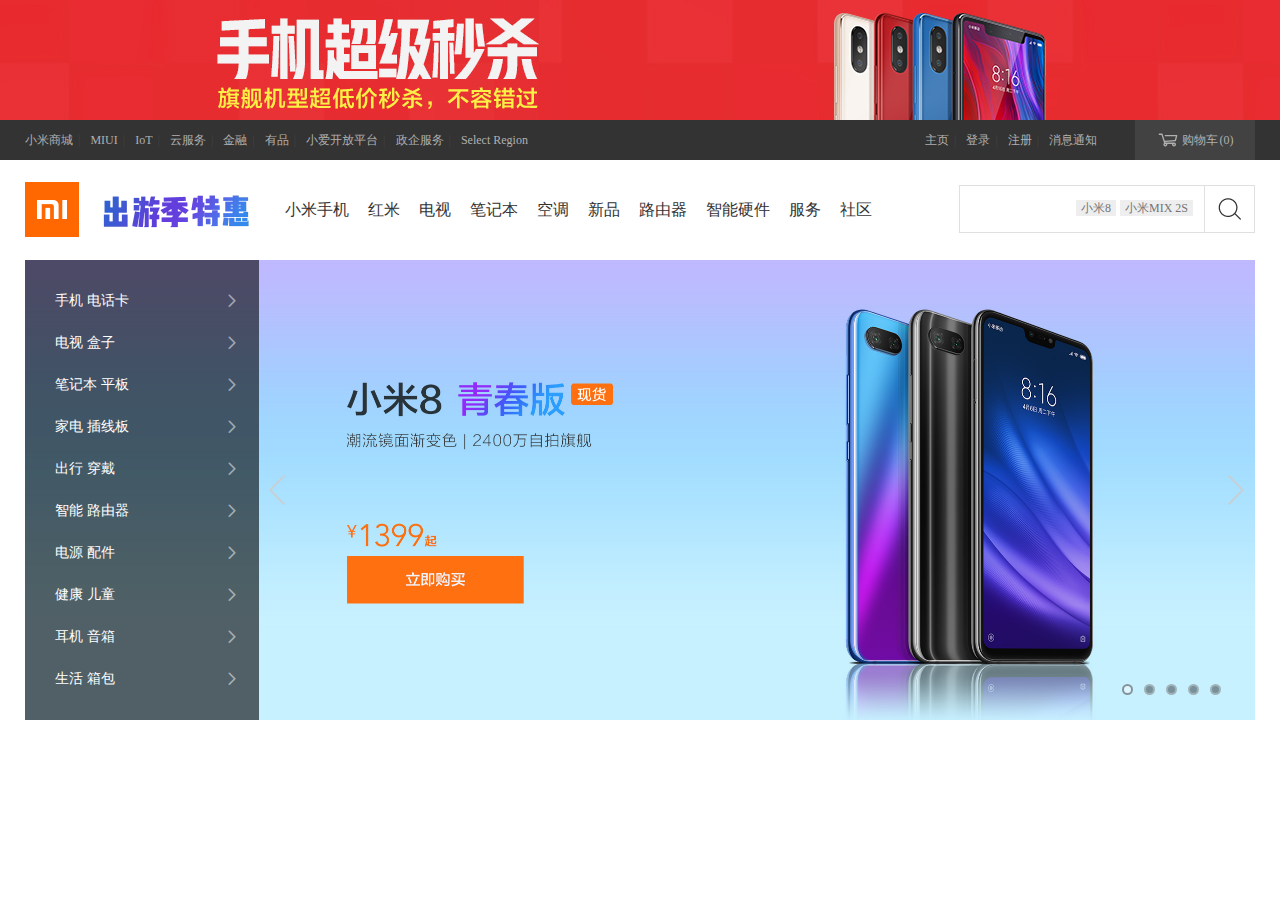
<file: index.html>
<!DOCTYPE html>
<html lang="en">
<head>
	<meta charset="UTF-8">
	<title>小米商城 - 小米8、小米MIX 2S、红米6 Pro、小米电视官方网站</title>
    <meta name="description" content="小米商城直营小米公司旗下所有产品，囊括小米手机系列小米Note 3、小米8、小米MIX 2S，红米手机系列红米5 Plus、红米6 Pro，智能硬件，配件及小米生活周边，同时提供小米客户服务及售后支持。">
    <meta name="keywords" content="小米,小米8,小米7,红米5Plus,小米MIX2,小米商城">
    <link rel="icon" href="images/favicon.ico">
    <link rel="stylesheet" href="index.css">
    <link rel="stylesheet" type="text/css" href="jiantou/iconfont.css">
    <script src="font/iconfont.js"></script>
    <style type="text/css">
.icon {
   width: 1em; height: 1em;
   vertical-align: -0.15em;
   fill: currentColor;
   overflow: hidden;
}
.tips {
  display: block;
    width: 280px;
    height: 40px;
    margin: 50px auto 0;
    text-align: center;
    line-height: 40px;
    border-radius: 6px;
    font-size: 24px;
    text-decoration: none;
     background-color: hotpink;
 }
#shop{
   vertical-align: -7px;
    font-size: 22px;
    line-height: 20px;
    margin-right: 3px;
}

</style>
</head>
<body>
	<div class="top-adv">
		<a href="hotactive.html" target="_blank">十一</a>
    </div>
    <div class="nav">
          <div class="text">
     <ul class="nav-left">
     <li><a href="index.html">小米商城</a></li>
     <span>|</span>
     <li><a href="MIUI.html" target="_blank">MIUI</a></li>
     <span>|</span>
     <li><a href="#">IoT</a></li>
     <span>|</span>
     <li><a href="#">云服务</a></li>
     <span>|</span>
     <li><a href="#">金融</a></li>
     <span>|</span>
     <li><a href="#">有品</a></li>
     <span>|</span>
     <li><a href="#">小爱开放平台</a></li>
     <span>|</span>
     <li><a href="#">政企服务</a></li>
     <span>|</span>
     <li><a href="#">Select Region</a></li>
     </ul>
     <ul class="nav-right" style="width: 330px;">
    <li><a href="../index.html" target="_self">主页</a></li>
     <span>|</span>
    <li><a href="login.html" target="_self">登录</a></li>
     <span>|</span>
     <li><a href="#">注册</a></li>
     <span>|</span>
     <li><a href="login.html">消息通知</a></li>
      </ul>
      <div class="car">
        <a href="#">
        <svg class="icon" aria-hidden="true" id="shop">
            <use xlink:href="#icon-xiazai1"></use>
        </svg>购物车
        <div class="car-mini-num">
            (0)
        </div>
    </a>
      </div>
    </div>
</div>
  <div class="site-lader w">
       <div class="lader-logo">
        <a href="index.html" target="_self" class="sy">小米官网</a>
       </div>
       <div class="lader-hot">
        <a href="#1" target="_blank">十一</a>
       </div>
       <ul class="lader-list">
         <li><a href="javascript:void(0)">小米手机</a></li>
         <li><a href="javascript:void(0)">红米</a></li>
         <li><a href="javascript:void(0)">电视</a></li>
         <li><a href="javascript:void(0)">笔记本</a></li>
         <li><a href="javascript:void(0)">空调</a></li>
         <li><a href="javascript:void(0)">新品</a></li>
         <li><a href="javascript:void(0)">路由器</a></li>
         <li><a href="javascript:void(0)">智能硬件</a></li>
         <li><a href="javascript:void(0)">服务</a></li>
         <li><a href="javascript:void(0)">社区</a></li>
       </ul>
       <div class="search">
        <form action="index.html" method="get" class="search-form">
            <input type="search" class="search-text">
            <input type="submit" class="search-submit iconfont icon-search" value="">
              <div class="hotlist" style="display: none;">
                <ul>
                  <li><a href="#">小米6X<span>约有6件</span></a></li>
                  <li><a href="#">小米MIX 2S<span>约有5件</span></a></li>
                  <li><a href="#">黑鲨游戏手机<span>约有3件</span></a></li>
                  <li><a href="#">红米Note 5<span>约有6件</span></a></li>
                  <li><a href="#">红米5A<span>约有13件</span></a></li>
                  <li><a href="#">小米电视4C<span>约有5件</span></a></li>
                  <li><a href="#">电视32英寸<span>约有3件</span></a></li>
                  <li><a href="#">笔记本pro<span>约有5件</span></a></li>
                  <li><a href="#">空气净化器<span>约有11件</span></a></li>
                  <li><a href="#">净水器<span>约有8件</span></a></li>
                </ul>
              </div>
            <div class="tj">
              <a href="#">小米8</a>
                <a href="#">小米MIX 2S</a>
            </div>
        </form>
       </div>
  </div>
  <div class="all">
            <div class="contain" style="display: none;">
             <div class="contain-all">
                <ul class="contain-child">
                  <li><a href="#" class="first"><img src="images/s1.png" style="width: 160px;height: 110px;"><span>小米8 青春版</span></a><p>1399元起</li>
                  <li><a href="#"><img src="images/s1.png" style="width: 160px;height: 110px;"><span>小米8 青春版</span></a><p>1399元起</li>
                  <li><a href="#"><img src="images/s1.png" style="width: 160px;height: 110px;"><span>小米8 青春版</span></a><p>1399元起</li>
                  <li><a href="#"><img src="images/s1.png" style="width: 160px;height: 110px;"><span>小米8 青春版</span></a><p>1399元起</li>
                  <li><a href="#"><img src="images/s1.png" style="width: 160px;height: 110px;"><span>小米8 青春版</span></a><p>1399元起</li>
                  <li><a href="#"><img src="images/s1.png" style="width: 160px;height: 110px;"><span>小米8 青春版</span></a><p>1399元起</li>
                </ul>
            </div>
           </div>
           <div class="contain" style="display: none;">
             <div class="contain-all">
                <ul class="contain-child">
                  <li><a href="#" class="first"><img src="images/s1.png" style="width: 160px;height: 110px;"><span>小米8 青春版</span></a><p>1399元起</li>
                  <li><a href="#"><img src="images/s1.png" style="width: 160px;height: 110px;"><span>小米8 青春版</span></a><p>1399元起</li>
                  <li><a href="#"><img src="images/s1.png" style="width: 160px;height: 110px;"><span>小米8 青春版</span></a><p>1399元起</li>
                  <li><a href="#"><img src="images/s1.png" style="width: 160px;height: 110px;"><span>小米8 青春版</span></a><p>1399元起</li>
                  <li><a href="#"><img src="images/s1.png" style="width: 160px;height: 110px;"><span>小米8 青春版</span></a><p>1399元起</li>
                  <li><a href="#"><img src="images/s1.png" style="width: 160px;height: 110px;"><span>小米8 青春版</span></a><p>1399元起</li>
                </ul>
            </div>
           </div>
           <div class="contain" style="display: none;">
             <div class="contain-all">
                <ul class="contain-child">
                  <li><a href="#" class="first"><img src="images/s1.png" style="width: 160px;height: 110px;"><span>小米8 青春版</span></a><p>1399元起</li>
                  <li><a href="#"><img src="images/s1.png" style="width: 160px;height: 110px;"><span>小米8 青春版</span></a><p>1399元起</li>
                  <li><a href="#"><img src="images/s1.png" style="width: 160px;height: 110px;"><span>小米8 青春版</span></a><p>1399元起</li>
                  <li><a href="#"><img src="images/s1.png" style="width: 160px;height: 110px;"><span>小米8 青春版</span></a><p>1399元起</li>
                  <li><a href="#"><img src="images/s1.png" style="width: 160px;height: 110px;"><span>小米8 青春版</span></a><p>1399元起</li>
                  <li><a href="#"><img src="images/s1.png" style="width: 160px;height: 110px;"><span>小米8 青春版</span></a><p>1399元起</li>
                </ul>
            </div>
           </div>
           <div class="contain" style="display: none;">
             <div class="contain-all">
                <ul class="contain-child">
                  <li><a href="#" class="first"><img src="images/s1.png" style="width: 160px;height: 110px;"><span>小米8 青春版</span></a><p>1399元起</li>
                  <li><a href="#"><img src="images/s1.png" style="width: 160px;height: 110px;"><span>小米8 青春版</span></a><p>1399元起</li>
                  <li><a href="#"><img src="images/s1.png" style="width: 160px;height: 110px;"><span>小米8 青春版</span></a><p>1399元起</li>
                  <li><a href="#"><img src="images/s1.png" style="width: 160px;height: 110px;"><span>小米8 青春版</span></a><p>1399元起</li>
                  <li><a href="#"><img src="images/s1.png" style="width: 160px;height: 110px;"><span>小米8 青春版</span></a><p>1399元起</li>
                  <li><a href="#"><img src="images/s1.png" style="width: 160px;height: 110px;"><span>小米8 青春版</span></a><p>1399元起</li>
                </ul>
            </div>
           </div>
           <div class="contain" style="display: none;">
             <div class="contain-all">
                <ul class="contain-child">
                  <li><a href="#" class="first"><img src="images/s1.png" style="width: 160px;height: 110px;"><span>小米8 青春版</span></a><p>1399元起</li>
                  <li><a href="#"><img src="images/s1.png" style="width: 160px;height: 110px;"><span>小米8 青春版</span></a><p>1399元起</li>
                  <li><a href="#"><img src="images/s1.png" style="width: 160px;height: 110px;"><span>小米8 青春版</span></a><p>1399元起</li>
                  <li><a href="#"><img src="images/s1.png" style="width: 160px;height: 110px;"><span>小米8 青春版</span></a><p>1399元起</li>
                  <li><a href="#"><img src="images/s1.png" style="width: 160px;height: 110px;"><span>小米8 青春版</span></a><p>1399元起</li>
                  <li><a href="#"><img src="images/s1.png" style="width: 160px;height: 110px;"><span>小米8 青春版</span></a><p>1399元起</li>
                </ul>
            </div>
           </div>
           <div class="contain" style="display: none;">
             <div class="contain-all">
                <ul class="contain-child">
                  <li><a href="#" class="first"><img src="images/s1.png" style="width: 160px;height: 110px;"><span>小米8 青春版</span></a><p>1399元起</li>
                  <li><a href="#"><img src="images/s1.png" style="width: 160px;height: 110px;"><span>小米8 青春版</span></a><p>1399元起</li>
                  <li><a href="#"><img src="images/s1.png" style="width: 160px;height: 110px;"><span>小米8 青春版</span></a><p>1399元起</li>
                  <li><a href="#"><img src="images/s1.png" style="width: 160px;height: 110px;"><span>小米8 青春版</span></a><p>1399元起</li>
                  <li><a href="#"><img src="images/s1.png" style="width: 160px;height: 110px;"><span>小米8 青春版</span></a><p>1399元起</li>
                  <li><a href="#"><img src="images/s1.png" style="width: 160px;height: 110px;"><span>小米8 青春版</span></a><p>1399元起</li>
                </ul>
            </div>
           </div>
           <div class="contain" style="display: none;">
             <div class="contain-all">
                <ul class="contain-child">
                  <li><a href="#" class="first"><img src="images/s1.png" style="width: 160px;height: 110px;"><span>小米8 青春版</span></a><p>1399元起</li>
                  <li><a href="#"><img src="images/s1.png" style="width: 160px;height: 110px;"><span>小米8 青春版</span></a><p>1399元起</li>
                  <li><a href="#"><img src="images/s1.png" style="width: 160px;height: 110px;"><span>小米8 青春版</span></a><p>1399元起</li>
                  <li><a href="#"><img src="images/s1.png" style="width: 160px;height: 110px;"><span>小米8 青春版</span></a><p>1399元起</li>
                  <li><a href="#"><img src="images/s1.png" style="width: 160px;height: 110px;"><span>小米8 青春版</span></a><p>1399元起</li>
                  <li><a href="#"><img src="images/s1.png" style="width: 160px;height: 110px;"><span>小米8 青春版</span></a><p>1399元起</li>
                </ul>
            </div>
           </div>
           <div class="contain" style="display: none;">
             <div class="contain-all">
                <ul class="contain-child">
                  <li><a href="#" class="first"><img src="images/s1.png" style="width: 160px;height: 110px;"><span>小米8 青春版</span></a><p>1399元起</li>
                  <li><a href="#"><img src="images/s1.png" style="width: 160px;height: 110px;"><span>小米8 青春版</span></a><p>1399元起</li>
                  <li><a href="#"><img src="images/s1.png" style="width: 160px;height: 110px;"><span>小米8 青春版</span></a><p>1399元起</li>
                  <li><a href="#"><img src="images/s1.png" style="width: 160px;height: 110px;"><span>小米8 青春版</span></a><p>1399元起</li>
                  <li><a href="#"><img src="images/s1.png" style="width: 160px;height: 110px;"><span>小米8 青春版</span></a><p>1399元起</li>
                  <li><a href="#"><img src="images/s1.png" style="width: 160px;height: 110px;"><span>小米8 青春版</span></a><p>1399元起</li>
                </ul>
            </div>
           </div>
     <div class="snow-warp">
       <div class="site-all">
         <div class="more more1"  style="display: none;">
            <ul class="list1 ">
              <li><a href="#"><img src="images/q1.png" style="width: 40px;height: 40px;"><span>小米8 青春版</span></a></li>
              <li><a href="#"><img src="images/q2.png" style="width: 40px;height: 40px;"><span>小米8 屏幕指纹版</span></a></li>
              <li><a href="#"><img src="images/q3.png" style="width: 40px;height: 40px;"><span>小米8</span></a></li>
              <li><a href="#"><img src="images/q4.png" style="width: 40px;height: 40px;"><span>小米8 SE</span></a></li>
              <li><a href="#"><img src="images/q5.png" style="width: 40px;height: 40px;"><span>小米MIX 2S</span></a></li>
              <li><a href="#"><img src="images/q6.png" style="width: 40px;height: 40px;"><span>小米Max 3</span></a></li>
            </ul>
             <ul class="list1">
              <li><a href="#"><img src="images/q7.png" style="width: 40px;height: 40px;"><span>小米6X</span></a></li>
              <li><a href="#"><img src="images/q8.png" style="width: 40px;height: 40px;"><span>黑鲨游戏手机</span></a></li>
              <li><a href="#"><img src="images/q9.png" style="width: 40px;height: 40px;"><span>小米MIX 2</span></a></li>
              <li><a href="#"><img src="images/q10.png" style="width: 40px;height: 40px;"><span>小米Max 2</span></a></li>
              <li><a href="#"><img src="images/q11.png" style="width: 40px;height: 40px;"><span>红米6 Pro</span></a></li>
              <li><a href="#"><img src="images/q12.png" style="width: 40px;height: 40px;"><span>红米6</span></a></li>
            </ul>
             <ul class="list1">
              <li><a href="#"><img src="images/q13.png" style="width: 40px;height: 40px;"><span>红米6A</span></a></li>
              <li><a href="#"><img src="images/q14.png" style="width: 40px;height: 40px;"><span>红米Note 5</span></a></li>
              <li><a href="#"><img src="images/q15.png" style="width: 40px;height: 40px;"><span>红米S2</span></a></li>
              <li><a href="#"><img src="images/q16.png" style="width: 40px;height: 40px;"><span>移动4G+专区</span></a></li>
              <li><a href="#"><img src="images/q17.png" style="width: 40px;height: 40px;"><span>对比手机</span></a></li>
              <li><a href="#"><img src="images/q18.png" style="width: 40px;height: 40px;"><span>米粉卡 日租卡</span></a></li>
            </ul>
             <ul class="list1">
              <li><a href="#"><img src="images/q19.png" style="width: 40px;height: 40px;"><span>小米移动 电话卡</span></a></li>
              <li><a href="#"><img src="images/q20.png" style="width: 40px;height: 40px;"><span>手机上门维修</span></a></li>
            </ul>
          </div>
          <div class="more more1" style="display: none;"  >
            <ul class="list1 ">
              <li><a href="#"><img src="images/w1.png" style="width: 40px;height: 40px;"><span>米家激光投影电视</span></a></li>
              <li><a href="#"><img src="images/w2.png" style="width: 40px;height: 40px;"><span>小米电视4 75英寸</span></a></li>
              <li><a href="#"><img src="images/w3.png" style="width: 40px;height: 40px;"><span>小米电视4A 32英寸</span></a></li>
              <li><a href="#"><img src="images/w4.png" style="width: 40px;height: 40px;"><span>小米电视4A 40英寸</span></a></li>
              <li><a href="#"><img src="images/w5.png" style="width: 40px;height: 40px;"><span>小米电视4A 43英寸青春版</span></a></li>
              <li><a href="#"><img src="images/w6.png" style="width: 40px;height: 40px;"><span>小米电视4A 49英寸</span></a></li>
            </ul>
             <ul class="list1">
             <li><a href="#"><img src="images/w7.png" style="width: 40px;height: 40px;"><span>小米电视4A 50英寸</span></a></li>
              <li><a href="#"><img src="images/w8.png" style="width: 40px;height: 40px;"><span>小米电视4A 55英寸</span></a></li>
              <li><a href="#"><img src="images/w9.png" style="width: 40px;height: 40px;"><span>小米电视4A 65英寸</span></a></li>
              <li><a href="#"><img src="images/w10.png" style="width: 40px;height: 40px;"><span>小米电视4X 55英寸</span></a></li>
              <li><a href="#"><img src="images/w11.png" style="width: 40px;height: 40px;"><span>小米电视4C 32英寸</span></a></li>
              <li><a href="#"><img src="images/w12.png" style="width: 40px;height: 40px;"><span>小米电视4C 43英寸</span></a></li>
            </ul>
             <ul class="list1">
              <li><a href="#"><img src="images/w13.png" style="width: 40px;height: 40px;"><span>小米电视4C 50英寸</span></a></li>
              <li><a href="#"><img src="images/w14.png" style="width: 40px;height: 40px;"><span>小米电视4C 55英寸</span></a></li>
              <li><a href="#"><img src="images/w15.png" style="width: 40px;height: 40px;"><span>小米电视 体育版</span></a></li>
              <li><a href="#"><img src="images/w16.png" style="width: 40px;height: 40px;"><span>小米电视4 55英寸</span></a></li>
              <li><a href="#"><img src="images/w17.png" style="width: 40px;height: 40px;"><span>小米电视4 65英寸</span></a></li>
              <li><a href="#"><img src="images/w18.png" style="width: 40px;height: 40px;"><span>小米电视4S 55英寸曲面</span></a></li>
            </ul>
             <ul class="list1">
              <li><a href="#"><img src="images/w19.png" style="width: 40px;height: 40px;"><span>小米电视4S 55英寸</span></a></li>
              <li><a href="#"><img src="images/w20.png" style="width: 40px;height: 40px;"><span>小米电视4S 50英寸</span></a></li>
              <li><a href="#"><img src="images/w21.png" style="width: 40px;height: 40px;"><span>小米电视4S 43英寸</span></a></li>
              <li><a href="#"><img src="images/w22.png" style="width: 40px;height: 40px;"><span>小米电视4S 32英寸</span></a></li>
              <li><a href="#"><img src="images/w23.jpg" style="width: 40px;height: 40px;"><span>小米盒子</span></a></li>
            </ul>
          </div>

          <div class="more more2" style="display: none;"  >
             <ul class="list1 "></ul>
             <ul class="list1"></ul>
          </div>
          <div class="more more3" style="display: none;"  >
             <ul class="list1 "></ul>
             <ul class="list1"></ul>
             <ul class="list1"></ul>
          </div>
          <div class="more more2" style="display: none;"  >

             <ul class="list1"></ul>
             <ul class="list1"></ul>
          </div>
          <div class="more more4" style="display: none;"  >

             <ul class="list1"></ul>
          </div>
          <div class="more more3" style="display: none;"  >
             <ul class="list1 "></ul>
             <ul class="list1"></ul>
             <ul class="list1"></ul>

          </div>
          <div class="more more2" style="display: none;"  >
             <ul class="list1 "></ul>
             <ul class="list1"></ul>

          </div>
          <div class="more more4" style="display: none;"  >
             <ul class="list1 "></ul>

          </div>
          <div class="more more1" style="display: none;"  >
             <ul class="list1 "></ul>
             <ul class="list1"></ul>
             <ul class="list1"></ul>
             <ul class="list1"></ul>
          </div>

      <ul class="site-all-ul">
        <li class="site-all-li"><a href="#"  class="site-all-a">手机 电话卡<i class="iconfont icon-icon_arrow_right"></i></a>
        </li>
        <li class="site-all-li"><a href="#"  class="site-all-a">电视 盒子<i class="iconfont icon-icon_arrow_right"></i></a>
        </li>
        <li class="site-all-li"><a href="#"  class="site-all-a">笔记本 平板<i class="iconfont icon-icon_arrow_right"></i></a>
        </li>
        <li class="site-all-li"><a href="#"  class="site-all-a">家电 插线板<i class="iconfont icon-icon_arrow_right"></i></a>
        </li>
        <li class="site-all-li"><a href="#"  class="site-all-a">出行 穿戴<i class="iconfont icon-icon_arrow_right"></i></a>
        </li>
        <li class="site-all-li"><a href="#"  class="site-all-a">智能 路由器<i class="iconfont icon-icon_arrow_right"></i></a>
        </li>
        <li class="site-all-li"><a href="#"  class="site-all-a">电源  配件<i class="iconfont icon-icon_arrow_right"></i></a>
        </li>
        <li class="site-all-li"><a href="#"  class="site-all-a">健康 儿童<i class="iconfont icon-icon_arrow_right"></i></a>
        </li>
        <li class="site-all-li"><a href="#"  class="site-all-a">耳机 音箱<i class="iconfont icon-icon_arrow_right"></i></a>
        </li>
        <li class="site-all-li"><a href="#"  class="site-all-a">生活 箱包<i class="iconfont icon-icon_arrow_right"></i></a>
        </li>
      </ul>
       </div>
       <div class="imgurl">
       <a href="#"><img src="images/one.jpg" ></a>
       <a href="#"><img src="images/two.jpg" style="display: none;"></a>
       <a href="#"><img src="images/three.jpg"  style="display: none;"></a>
       <a href="#"><img src="images/four.jpg"  style="display: none;"></a>
       <a href="#"><img src="images/five.jpg"  style="display: none;"></a>
        <div class="left"><a href="javascript:void(0)" class="before">上一张</a></div>
       <div class="right"><a href="javascript:void(0)" class="next">下一张</a></div>
      </div>
        <div class="ui-page">
          <div class="ui-page-list">
            <a href="javascript:void(0)" class="active"></a>
          </div>
          <div class="ui-page-list">
            <a href="javascript:void(0)"></a>
          </div>
          <div class="ui-page-list">
            <a href="javascript:void(0)"></a>
          </div>
          <div class="ui-page-list">
            <a href="javascript:void(0)"></a>
          </div>
          <div class="ui-page-list">
            <a href="javascript:void(0)"></a>
          </div>
        </div>
     </div>
   </div>
     <script type="text/javascript">
     	 var index=1;
     	 var img=document.querySelectorAll('.imgurl img');
     	 var num=document.querySelectorAll('.ui-page-list a');
       var before1=document.querySelector('.before');
       var next=document.querySelector('.next');
       var search=document.querySelector('.search-text');
       var dh=document.querySelector('.tj');
       var lilist=document.querySelectorAll('.site-all-li');
       var more=document.querySelectorAll('.more');
       var ullist=document.querySelectorAll('.list1');
       window.onload=function(){
         var start=setInterval(autoplay,3000);
        function autoplay(){
          if (index>4){
            index=0;
          }
          changimg(index++);
        }
      before1.onclick=function(){
        index--;
        if (index>4){
          index=0;
        }
        if (index<0){
          index=4;
        }
            changimg(index);
      }
      next.onclick=function(){
        index++;
         if (index>4){
          index=0;
        }
        if (index<0){
          index=4;
        }

            changimg(index);
      }
        document.querySelector('.imgurl').onmouseover=function(){
           clearInterval(start);
       }
        document.querySelector('.imgurl').onmouseout=function(){
          start=setInterval(autoplay,4000);
       }
       }
       function showde(i){
            lilist[i].onmouseover=function(){
               more[i].style.display='block';
            }
            lilist[i].onmouseout=function(){
               more[i].style.display='none';
            }
            more[i].onmouseover=function(){
               more[i].style.display='block';
            }
             more[i].onmouseout=function(){
               more[i].style.display='none';
            }
       }
       for (var i=0;i<more.length;i++){
               more[i].style.display='none';
               showde(i);
       }
     function funny(i){
       num[i].onclick = function(){
                changimg(i)
          }
        }
      for(var i=0;i<num.length;i++){
           funny(i);
      }
      function changimg(index){
        for (var i=0;i<img.length;i++){
            img[i].style.display='none';
            num[i].classList.remove('active');
        }
        img[index].style.display='block';
        num[index].classList.add('active');
    }
    search.onfocus=function(){
      dh.style.display='none';
      search.style.borderColor='#ff6700';
      document.querySelector('.search-submit').style.borderColor='#ff6700';
      document.querySelector('.hotlist').style.display='block';
    }
    search.onblur=function(){
       dh.style.display='block';
      search.style.borderColor='#e0e0e0';
      document.querySelector('.search-submit').style.borderColor='#e0e0e0';
       document.querySelector('.hotlist').style.display='none';
    }
    var json1=[
             'images/b1.png',
             'images/b2.png',
             'images/b3.png',
             'images/b4.png',
             'images/b5.png',
             'images/b6.png'
      ];
      var json2=[
             'images/b7.png',
             'images/b8.png',
             'images/b9.png',
             'images/b10.png',
             'images/b11.png',
      ];
      var json3=[
             'images/c1.png',
             'images/c2.png',
             'images/c3.png',
             'images/c4.png',
             'images/c5.png',
             'images/c6.png'
      ];
      var json4=[
             'images/c8.png',
             'images/c9.png',
             'images/c10.png',
             'images/c11.png',
             'images/c12.png',
             'images/c19.png',
      ];
       var json5=[
             'images/c00.png',
             'images/c14.png',
             'images/c15.png',
             'images/c16.png',

      ];
      var json6=[
             'images/c1.png',
             'images/c2.png',
             'images/c3.png',
             'images/c4.png',
             'images/c5.png',
             'images/c6.png'
      ];
      var json7=[
             'images/c1.png',
             'images/c2.png',
             'images/c3.png',
             'images/c4.png',
             'images/c5.png',
             'images/c6.png'
      ];
      var json8=[
             'images/c1.png',
             'images/c2.png',
             'images/c3.png',
             'images/c4.png',
             'images/c5.png',
             'images/c6.png'
      ];
      var json9=[
             'images/c1.png',
             'images/c2.png',
             'images/c3.png',
             'images/c4.png',
             'images/c5.png',
             'images/c6.png'
      ];
      var json10=[
             'images/c1.png',
             'images/c2.png',
             'images/c3.png',
             'images/c4.png',
             'images/c5.png',
             'images/c6.png'
      ];
      var json11=[
             'images/c1.png',
             'images/c2.png',
             'images/c3.png',
             'images/c4.png',
             'images/c5.png',
             'images/c6.png'
      ];
      var json12=[
             'images/c1.png',
             'images/c2.png',
             'images/c3.png',
             'images/c4.png',
             'images/c5.png',
             'images/c6.png'
      ];
      var json13=[
             'images/c1.png',
             'images/c2.png',
             'images/c3.png',
             'images/c4.png',
             'images/c5.png',
             'images/c6.png'
      ];
      var json14=[
             'images/c1.png',
             'images/c2.png',
             'images/c3.png',
             'images/c4.png',
             'images/c5.png',
             'images/c6.png'
      ];
      var json15=[
             'images/c1.png',
             'images/c2.png',
             'images/c3.png',
             'images/c4.png',
             'images/c5.png',
             'images/c6.png'
      ];
    var json16=[
             'images/c1.png',
             'images/c2.png',
             'images/c3.png',
             'images/c4.png',
             'images/c5.png',
             'images/c6.png'
      ];
      var json17=[
             'images/c1.png',
             'images/c2.png',
             'images/c3.png',
             'images/c4.png',
             'images/c5.png',
             'images/c6.png'
      ];
      var json18=[
             'images/c1.png',
             'images/c2.png',
             'images/c3.png',
             'images/c4.png',
             'images/c5.png',
             'images/c6.png'
      ];
      var txt1=[
         '小米笔记本 15.6"',
         '小米笔记本 13.3"',
         '小米笔记本 12.5"',
         '小米游戏本',
         '小米平板4',
         '键盘',
    ];
    var txt2=[
         '鼠标／鼠标垫',
         '转接器',
         '平板配件',
         '笔记本双肩包',
         '小米笔记本内胆包',
    ];
    var txt3=[
         '米家互联网空调',
         '净水器',
         '净水器滤芯',
         '扫地机器人',
         '扫地机配件',
         '空气净化器',
    ];
    var txt4=[
         '电饭煲',
         '电磁炉',
         '厨房用具',
         '电水壶',
         '料理机',
         '滤水壶',
    ];
    var txt5=[
         '落地风扇',
         '投影仪',
         '灯具',
         '插线板',
    ];
    var txt6=[
         '小米笔记本 15.6"',
         '小米笔记本 13.3"',
         '小米笔记本 12.5"',
         '小米游戏本',
         '小米平板4',
         '键盘',
    ];
    var txt7=[
         '小米笔记本 15.6"',
         '小米笔记本 13.3"',
         '小米笔记本 12.5"',
         '小米游戏本',
         '小米平板4',
         '键盘',
    ];
    var txt8=[
         '小米笔记本 15.6"',
         '小米笔记本 13.3"',
         '小米笔记本 12.5"',
         '小米游戏本',
         '小米平板4',
         '键盘',
    ];
    var txt9=[
         '小米笔记本 15.6"',
         '小米笔记本 13.3"',
         '小米笔记本 12.5"',
         '小米游戏本',
         '小米平板4',
         '键盘',
    ];
    var txt10=[
         '小米笔记本 15.6"',
         '小米笔记本 13.3"',
         '小米笔记本 12.5"',
         '小米游戏本',
         '小米平板4',
         '键盘',
    ];
    var txt11=[
         '小米笔记本 15.6"',
         '小米笔记本 13.3"',
         '小米笔记本 12.5"',
         '小米游戏本',
         '小米平板4',
         '键盘',
    ];
    var txt12=[
         '小米笔记本 15.6"',
         '小米笔记本 13.3"',
         '小米笔记本 12.5"',
         '小米游戏本',
         '小米平板4',
         '键盘',
    ];
    var txt13=[
         '小米笔记本 15.6"',
         '小米笔记本 13.3"',
         '小米笔记本 12.5"',
         '小米游戏本',
         '小米平板4',
         '键盘',
    ];
    var txt14=[
         '小米笔记本 15.6"',
         '小米笔记本 13.3"',
         '小米笔记本 12.5"',
         '小米游戏本',
         '小米平板4',
         '键盘',
    ];
    var txt15=[
         '小米笔记本 15.6"',
         '小米笔记本 13.3"',
         '小米笔记本 12.5"',
         '小米游戏本',
         '小米平板4',
         '键盘',
    ];
    var txt16=[
         '小米笔记本 15.6"',
         '小米笔记本 13.3"',
         '小米笔记本 12.5"',
         '小米游戏本',
         '小米平板4',
         '键盘',
    ];
    var txt17=[
         '小米笔记本 15.6"',
         '小米笔记本 13.3"',
         '小米笔记本 12.5"',
         '小米游戏本',
         '小米平板4',
         '键盘',
    ];
    var txt18=[
         '小米笔记本 15.6"',
         '小米笔记本 13.3"',
         '小米笔记本 12.5"',
         '小米游戏本',
         '小米平板4',
         '键盘',
    ];
    for (var i=0;i<txt1.length;i++){
      ullist[8].innerHTML+="<li><a href='#'><img src="+json1[i]+"><span>"+txt1[i]+"</span></a></li>"
    }
    for (var i=0;i<txt2.length;i++){
      ullist[9].innerHTML+="<li><a href='#'><img src="+json2[i]+"><span>"+txt2[i]+"</span></a></li>"
    }
    for (var i=0;i<txt3.length;i++){
      ullist[10].innerHTML+="<li><a href='#'><img src="+json3[i]+"><span>"+txt3[i]+"</span></a></li>"
    }
    for (var i=0;i<txt4.length;i++){
      ullist[11].innerHTML+="<li><a href='#'><img src="+json4[i]+"><span>"+txt4[i]+"</span></a></li>"
    }
    for (var i=0;i<txt5.length;i++){
      ullist[12].innerHTML+="<li><a href='#'><img src="+json5[i]+"><span>"+txt5[i]+"</span></a></li>"
    }
    for (var i=0;i<txt6.length;i++){
      ullist[13].innerHTML+="<li><a href='#'><img src="+json6[i]+"><span>"+txt6[i]+"</span></a></li>"
    }
    for (var i=0;i<txt7.length;i++){
      ullist[14].innerHTML+="<li><a href='#'><img src="+json7[i]+"><span>"+txt7[i]+"</span></a></li>"
    }
    for (var i=0;i<txt8.length;i++){
      ullist[15].innerHTML+="<li><a href='#'><img src="+json8[i]+"><span>"+txt8[i]+"</span></a></li>"
    }
    for (var i=0;i<txt9.length;i++){
      ullist[16].innerHTML+="<li><a href='#'><img src="+json9[i]+"><span>"+txt9[i]+"</span></a></li>"
    }
    for (var i=0;i<txt10.length;i++){
      ullist[17].innerHTML+="<li><a href='#'><img src="+json10[i]+"><span>"+txt10[i]+"</span></a></li>"
    }
    for (var i=0;i<txt11.length;i++){
      ullist[18].innerHTML+="<li><a href='#'><img src="+json11[i]+"><span>"+txt11[i]+"</span></a></li>"
    }
    for (var i=0;i<txt12.length;i++){
      ullist[19].innerHTML+="<li><a href='#'><img src="+json12[i]+"><span>"+txt12[i]+"</span></a></li>"
    }
    for (var i=0;i<txt13.length;i++){
      ullist[20].innerHTML+="<li><a href='#'><img src="+json13[i]+"><span>"+txt13[i]+"</span></a></li>"
    }
    for (var i=0;i<txt14.length;i++){
      ullist[21].innerHTML+="<li><a href='#'><img src="+json14[i]+"><span>"+txt14[i]+"</span></a></li>"
    }
    for (var i=0;i<txt15.length;i++){
      ullist[22].innerHTML+="<li><a href='#'><img src="+json15[i]+"><span>"+txt15[i]+"</span></a></li>"
    }
    for (var i=0;i<txt16.length;i++){
      ullist[23].innerHTML+="<li><a href='#'><img src="+json16[i]+"><span>"+txt16[i]+"</span></a></li>"
    }
    for (var i=0;i<txt17.length;i++){
      ullist[24].innerHTML+="<li><a href='#'><img src="+json17[i]+"><span>"+txt17[i]+"</span></a></li>"
    }
    for (var i=0;i<txt18.length;i++){
      ullist[25].innerHTML+="<li><a href='#'><img src="+json18[i]+"><span>"+txt18[i]+"</span></a></li>"
    }
</script>
</body>
</html>
</file>
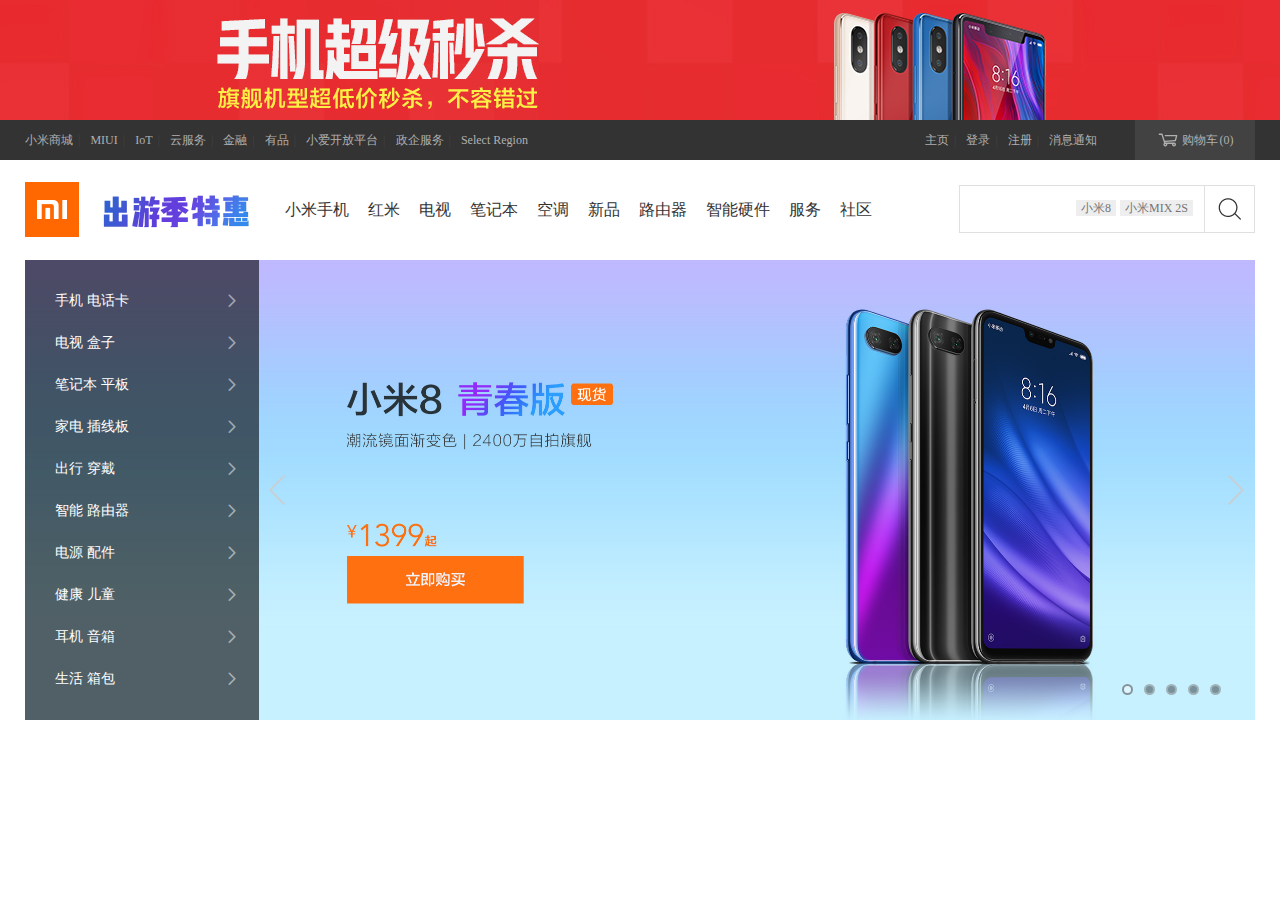
<file: homepage.html>
<!DOCTYPE html>
<html lang="en">
<head>
	<meta charset="UTF-8">
	<title>小米商城 - 小米8、小米MIX 2S、红米6 Pro、小米电视官方网站</title>
    <meta name="description" content="小米商城直营小米公司旗下所有产品，囊括小米手机系列小米Note 3、小米8、小米MIX 2S，红米手机系列红米5 Plus、红米6 Pro，智能硬件，配件及小米生活周边，同时提供小米客户服务及售后支持。">
    <meta name="keywords" content="小米,小米8,小米7,红米5Plus,小米MIX2,小米商城">
    <link rel="icon" href="images/favicon.ico">
    <link rel="stylesheet" href="homepage.css">
    <link rel="stylesheet" type="text/css" href="jiantou/iconfont.css">
    <script src="font/iconfont.js"></script>
    <style type="text/css">
.icon {
   width: 1em; height: 1em;
   vertical-align: -0.15em;
   fill: currentColor;
   overflow: hidden;
}
.tips {
  display: block;
    width: 280px;
    height: 40px;
    margin: 50px auto 0;
    text-align: center;
    line-height: 40px;
    border-radius: 6px;
    font-size: 24px;
    text-decoration: none;
     background-color: hotpink;
 }
#shop{
   vertical-align: -7px;
    font-size: 22px;
    line-height: 20px;
    margin-right: 3px;
}

</style>
</head>
<body>
	<div class="top-adv">
		<a href="hotactive.html" target="_blank">十一</a>
    </div>
    <div class="nav">
          <div class="text">
     <ul class="nav-left">
     <li><a href="homepage.html">小米商城</a></li>
     <span>|</span>
     <li><a href="MIUI.html" target="_blank">MIUI</a></li>
     <span>|</span>
     <li><a href="#">IoT</a></li>
     <span>|</span>
     <li><a href="#">云服务</a></li>
     <span>|</span>
     <li><a href="#">金融</a></li>
     <span>|</span>
     <li><a href="#">有品</a></li>
     <span>|</span>
     <li><a href="#">小爱开放平台</a></li>
     <span>|</span>
     <li><a href="#">政企服务</a></li>
     <span>|</span>
     <li><a href="#">Select Region</a></li>
     </ul>
     <ul class="nav-right" style="width: 330px;">
    <li><a href="../index.html" target="_self">主页</a></li>
     <span>|</span>
    <li><a href="login.html" target="_self">登录</a></li>
     <span>|</span>
     <li><a href="#">注册</a></li>
     <span>|</span>
     <li><a href="login.html">消息通知</a></li>
      </ul>
      <div class="car">
        <a href="#">
        <svg class="icon" aria-hidden="true" id="shop">
            <use xlink:href="#icon-xiazai1"></use>
        </svg>购物车
        <div class="car-mini-num">
            (0)
        </div>
    </a>
      </div>
    </div>
</div>
  <div class="site-lader w">
       <div class="lader-logo">
        <a href="homepage.html" target="_self" class="sy">小米官网</a>
       </div>
       <div class="lader-hot">
        <a href="#1" target="_blank">十一</a>
       </div>
       <ul class="lader-list">
         <li><a href="javascript:void(0)">小米手机</a></li>
         <li><a href="javascript:void(0)">红米</a></li>
         <li><a href="javascript:void(0)">电视</a></li>
         <li><a href="javascript:void(0)">笔记本</a></li>
         <li><a href="javascript:void(0)">空调</a></li>
         <li><a href="javascript:void(0)">新品</a></li>
         <li><a href="javascript:void(0)">路由器</a></li>
         <li><a href="javascript:void(0)">智能硬件</a></li>
         <li><a href="javascript:void(0)">服务</a></li>
         <li><a href="javascript:void(0)">社区</a></li>
       </ul>
       <div class="search">
        <form action="homepage.html" method="get" class="search-form">
            <input type="search" class="search-text">
            <input type="submit" class="search-submit iconfont icon-search" value="">
              <div class="hotlist" style="display: none;">
                <ul>
                  <li><a href="#">小米6X<span>约有6件</span></a></li>
                  <li><a href="#">小米MIX 2S<span>约有5件</span></a></li>
                  <li><a href="#">黑鲨游戏手机<span>约有3件</span></a></li>
                  <li><a href="#">红米Note 5<span>约有6件</span></a></li>
                  <li><a href="#">红米5A<span>约有13件</span></a></li>
                  <li><a href="#">小米电视4C<span>约有5件</span></a></li>
                  <li><a href="#">电视32英寸<span>约有3件</span></a></li>
                  <li><a href="#">笔记本pro<span>约有5件</span></a></li>
                  <li><a href="#">空气净化器<span>约有11件</span></a></li>
                  <li><a href="#">净水器<span>约有8件</span></a></li>
                </ul>
              </div>
            <div class="tj">
              <a href="#">小米8</a>
                <a href="#">小米MIX 2S</a>
            </div>
        </form>
       </div>
  </div>
  <div class="all">
            <div class="contain" style="display: none;">
             <div class="contain-all">
                <ul class="contain-child">
                  <li><a href="#" class="first"><img src="images/s1.png" style="width: 160px;height: 110px;"><span>小米8 青春版</span></a><p>1399元起</li>
                  <li><a href="#"><img src="images/s1.png" style="width: 160px;height: 110px;"><span>小米8 青春版</span></a><p>1399元起</li>
                  <li><a href="#"><img src="images/s1.png" style="width: 160px;height: 110px;"><span>小米8 青春版</span></a><p>1399元起</li>
                  <li><a href="#"><img src="images/s1.png" style="width: 160px;height: 110px;"><span>小米8 青春版</span></a><p>1399元起</li>
                  <li><a href="#"><img src="images/s1.png" style="width: 160px;height: 110px;"><span>小米8 青春版</span></a><p>1399元起</li>
                  <li><a href="#"><img src="images/s1.png" style="width: 160px;height: 110px;"><span>小米8 青春版</span></a><p>1399元起</li>
                </ul>
            </div>
           </div>
           <div class="contain" style="display: none;">
             <div class="contain-all">
                <ul class="contain-child">
                  <li><a href="#" class="first"><img src="images/s1.png" style="width: 160px;height: 110px;"><span>小米8 青春版</span></a><p>1399元起</li>
                  <li><a href="#"><img src="images/s1.png" style="width: 160px;height: 110px;"><span>小米8 青春版</span></a><p>1399元起</li>
                  <li><a href="#"><img src="images/s1.png" style="width: 160px;height: 110px;"><span>小米8 青春版</span></a><p>1399元起</li>
                  <li><a href="#"><img src="images/s1.png" style="width: 160px;height: 110px;"><span>小米8 青春版</span></a><p>1399元起</li>
                  <li><a href="#"><img src="images/s1.png" style="width: 160px;height: 110px;"><span>小米8 青春版</span></a><p>1399元起</li>
                  <li><a href="#"><img src="images/s1.png" style="width: 160px;height: 110px;"><span>小米8 青春版</span></a><p>1399元起</li>
                </ul>
            </div>
           </div>
           <div class="contain" style="display: none;">
             <div class="contain-all">
                <ul class="contain-child">
                  <li><a href="#" class="first"><img src="images/s1.png" style="width: 160px;height: 110px;"><span>小米8 青春版</span></a><p>1399元起</li>
                  <li><a href="#"><img src="images/s1.png" style="width: 160px;height: 110px;"><span>小米8 青春版</span></a><p>1399元起</li>
                  <li><a href="#"><img src="images/s1.png" style="width: 160px;height: 110px;"><span>小米8 青春版</span></a><p>1399元起</li>
                  <li><a href="#"><img src="images/s1.png" style="width: 160px;height: 110px;"><span>小米8 青春版</span></a><p>1399元起</li>
                  <li><a href="#"><img src="images/s1.png" style="width: 160px;height: 110px;"><span>小米8 青春版</span></a><p>1399元起</li>
                  <li><a href="#"><img src="images/s1.png" style="width: 160px;height: 110px;"><span>小米8 青春版</span></a><p>1399元起</li>
                </ul>
            </div>
           </div>
           <div class="contain" style="display: none;">
             <div class="contain-all">
                <ul class="contain-child">
                  <li><a href="#" class="first"><img src="images/s1.png" style="width: 160px;height: 110px;"><span>小米8 青春版</span></a><p>1399元起</li>
                  <li><a href="#"><img src="images/s1.png" style="width: 160px;height: 110px;"><span>小米8 青春版</span></a><p>1399元起</li>
                  <li><a href="#"><img src="images/s1.png" style="width: 160px;height: 110px;"><span>小米8 青春版</span></a><p>1399元起</li>
                  <li><a href="#"><img src="images/s1.png" style="width: 160px;height: 110px;"><span>小米8 青春版</span></a><p>1399元起</li>
                  <li><a href="#"><img src="images/s1.png" style="width: 160px;height: 110px;"><span>小米8 青春版</span></a><p>1399元起</li>
                  <li><a href="#"><img src="images/s1.png" style="width: 160px;height: 110px;"><span>小米8 青春版</span></a><p>1399元起</li>
                </ul>
            </div>
           </div>
           <div class="contain" style="display: none;">
             <div class="contain-all">
                <ul class="contain-child">
                  <li><a href="#" class="first"><img src="images/s1.png" style="width: 160px;height: 110px;"><span>小米8 青春版</span></a><p>1399元起</li>
                  <li><a href="#"><img src="images/s1.png" style="width: 160px;height: 110px;"><span>小米8 青春版</span></a><p>1399元起</li>
                  <li><a href="#"><img src="images/s1.png" style="width: 160px;height: 110px;"><span>小米8 青春版</span></a><p>1399元起</li>
                  <li><a href="#"><img src="images/s1.png" style="width: 160px;height: 110px;"><span>小米8 青春版</span></a><p>1399元起</li>
                  <li><a href="#"><img src="images/s1.png" style="width: 160px;height: 110px;"><span>小米8 青春版</span></a><p>1399元起</li>
                  <li><a href="#"><img src="images/s1.png" style="width: 160px;height: 110px;"><span>小米8 青春版</span></a><p>1399元起</li>
                </ul>
            </div>
           </div>
           <div class="contain" style="display: none;">
             <div class="contain-all">
                <ul class="contain-child">
                  <li><a href="#" class="first"><img src="images/s1.png" style="width: 160px;height: 110px;"><span>小米8 青春版</span></a><p>1399元起</li>
                  <li><a href="#"><img src="images/s1.png" style="width: 160px;height: 110px;"><span>小米8 青春版</span></a><p>1399元起</li>
                  <li><a href="#"><img src="images/s1.png" style="width: 160px;height: 110px;"><span>小米8 青春版</span></a><p>1399元起</li>
                  <li><a href="#"><img src="images/s1.png" style="width: 160px;height: 110px;"><span>小米8 青春版</span></a><p>1399元起</li>
                  <li><a href="#"><img src="images/s1.png" style="width: 160px;height: 110px;"><span>小米8 青春版</span></a><p>1399元起</li>
                  <li><a href="#"><img src="images/s1.png" style="width: 160px;height: 110px;"><span>小米8 青春版</span></a><p>1399元起</li>
                </ul>
            </div>
           </div>
           <div class="contain" style="display: none;">
             <div class="contain-all">
                <ul class="contain-child">
                  <li><a href="#" class="first"><img src="images/s1.png" style="width: 160px;height: 110px;"><span>小米8 青春版</span></a><p>1399元起</li>
                  <li><a href="#"><img src="images/s1.png" style="width: 160px;height: 110px;"><span>小米8 青春版</span></a><p>1399元起</li>
                  <li><a href="#"><img src="images/s1.png" style="width: 160px;height: 110px;"><span>小米8 青春版</span></a><p>1399元起</li>
                  <li><a href="#"><img src="images/s1.png" style="width: 160px;height: 110px;"><span>小米8 青春版</span></a><p>1399元起</li>
                  <li><a href="#"><img src="images/s1.png" style="width: 160px;height: 110px;"><span>小米8 青春版</span></a><p>1399元起</li>
                  <li><a href="#"><img src="images/s1.png" style="width: 160px;height: 110px;"><span>小米8 青春版</span></a><p>1399元起</li>
                </ul>
            </div>
           </div>
           <div class="contain" style="display: none;">
             <div class="contain-all">
                <ul class="contain-child">
                  <li><a href="#" class="first"><img src="images/s1.png" style="width: 160px;height: 110px;"><span>小米8 青春版</span></a><p>1399元起</li>
                  <li><a href="#"><img src="images/s1.png" style="width: 160px;height: 110px;"><span>小米8 青春版</span></a><p>1399元起</li>
                  <li><a href="#"><img src="images/s1.png" style="width: 160px;height: 110px;"><span>小米8 青春版</span></a><p>1399元起</li>
                  <li><a href="#"><img src="images/s1.png" style="width: 160px;height: 110px;"><span>小米8 青春版</span></a><p>1399元起</li>
                  <li><a href="#"><img src="images/s1.png" style="width: 160px;height: 110px;"><span>小米8 青春版</span></a><p>1399元起</li>
                  <li><a href="#"><img src="images/s1.png" style="width: 160px;height: 110px;"><span>小米8 青春版</span></a><p>1399元起</li>
                </ul>
            </div>
           </div>
     <div class="snow-warp">
       <div class="site-all">
         <div class="more more1"  style="display: none;">
            <ul class="list1 ">
              <li><a href="#"><img src="images/q1.png" style="width: 40px;height: 40px;"><span>小米8 青春版</span></a></li>
              <li><a href="#"><img src="images/q2.png" style="width: 40px;height: 40px;"><span>小米8 屏幕指纹版</span></a></li>
              <li><a href="#"><img src="images/q3.png" style="width: 40px;height: 40px;"><span>小米8</span></a></li>
              <li><a href="#"><img src="images/q4.png" style="width: 40px;height: 40px;"><span>小米8 SE</span></a></li>
              <li><a href="#"><img src="images/q5.png" style="width: 40px;height: 40px;"><span>小米MIX 2S</span></a></li>
              <li><a href="#"><img src="images/q6.png" style="width: 40px;height: 40px;"><span>小米Max 3</span></a></li>
            </ul>
             <ul class="list1">
              <li><a href="#"><img src="images/q7.png" style="width: 40px;height: 40px;"><span>小米6X</span></a></li>
              <li><a href="#"><img src="images/q8.png" style="width: 40px;height: 40px;"><span>黑鲨游戏手机</span></a></li>
              <li><a href="#"><img src="images/q9.png" style="width: 40px;height: 40px;"><span>小米MIX 2</span></a></li>
              <li><a href="#"><img src="images/q10.png" style="width: 40px;height: 40px;"><span>小米Max 2</span></a></li>
              <li><a href="#"><img src="images/q11.png" style="width: 40px;height: 40px;"><span>红米6 Pro</span></a></li>
              <li><a href="#"><img src="images/q12.png" style="width: 40px;height: 40px;"><span>红米6</span></a></li>
            </ul>
             <ul class="list1">
              <li><a href="#"><img src="images/q13.png" style="width: 40px;height: 40px;"><span>红米6A</span></a></li>
              <li><a href="#"><img src="images/q14.png" style="width: 40px;height: 40px;"><span>红米Note 5</span></a></li>
              <li><a href="#"><img src="images/q15.png" style="width: 40px;height: 40px;"><span>红米S2</span></a></li>
              <li><a href="#"><img src="images/q16.png" style="width: 40px;height: 40px;"><span>移动4G+专区</span></a></li>
              <li><a href="#"><img src="images/q17.png" style="width: 40px;height: 40px;"><span>对比手机</span></a></li>
              <li><a href="#"><img src="images/q18.png" style="width: 40px;height: 40px;"><span>米粉卡 日租卡</span></a></li>
            </ul>
             <ul class="list1">
              <li><a href="#"><img src="images/q19.png" style="width: 40px;height: 40px;"><span>小米移动 电话卡</span></a></li>
              <li><a href="#"><img src="images/q20.png" style="width: 40px;height: 40px;"><span>手机上门维修</span></a></li>
            </ul>
          </div>
          <div class="more more1" style="display: none;"  >
            <ul class="list1 ">
              <li><a href="#"><img src="images/w1.png" style="width: 40px;height: 40px;"><span>米家激光投影电视</span></a></li>
              <li><a href="#"><img src="images/w2.png" style="width: 40px;height: 40px;"><span>小米电视4 75英寸</span></a></li>
              <li><a href="#"><img src="images/w3.png" style="width: 40px;height: 40px;"><span>小米电视4A 32英寸</span></a></li>
              <li><a href="#"><img src="images/w4.png" style="width: 40px;height: 40px;"><span>小米电视4A 40英寸</span></a></li>
              <li><a href="#"><img src="images/w5.png" style="width: 40px;height: 40px;"><span>小米电视4A 43英寸青春版</span></a></li>
              <li><a href="#"><img src="images/w6.png" style="width: 40px;height: 40px;"><span>小米电视4A 49英寸</span></a></li>
            </ul>
             <ul class="list1">
             <li><a href="#"><img src="images/w7.png" style="width: 40px;height: 40px;"><span>小米电视4A 50英寸</span></a></li>
              <li><a href="#"><img src="images/w8.png" style="width: 40px;height: 40px;"><span>小米电视4A 55英寸</span></a></li>
              <li><a href="#"><img src="images/w9.png" style="width: 40px;height: 40px;"><span>小米电视4A 65英寸</span></a></li>
              <li><a href="#"><img src="images/w10.png" style="width: 40px;height: 40px;"><span>小米电视4X 55英寸</span></a></li>
              <li><a href="#"><img src="images/w11.png" style="width: 40px;height: 40px;"><span>小米电视4C 32英寸</span></a></li>
              <li><a href="#"><img src="images/w12.png" style="width: 40px;height: 40px;"><span>小米电视4C 43英寸</span></a></li>
            </ul>
             <ul class="list1">
              <li><a href="#"><img src="images/w13.png" style="width: 40px;height: 40px;"><span>小米电视4C 50英寸</span></a></li>
              <li><a href="#"><img src="images/w14.png" style="width: 40px;height: 40px;"><span>小米电视4C 55英寸</span></a></li>
              <li><a href="#"><img src="images/w15.png" style="width: 40px;height: 40px;"><span>小米电视 体育版</span></a></li>
              <li><a href="#"><img src="images/w16.png" style="width: 40px;height: 40px;"><span>小米电视4 55英寸</span></a></li>
              <li><a href="#"><img src="images/w17.png" style="width: 40px;height: 40px;"><span>小米电视4 65英寸</span></a></li>
              <li><a href="#"><img src="images/w18.png" style="width: 40px;height: 40px;"><span>小米电视4S 55英寸曲面</span></a></li>
            </ul>
             <ul class="list1">
              <li><a href="#"><img src="images/w19.png" style="width: 40px;height: 40px;"><span>小米电视4S 55英寸</span></a></li>
              <li><a href="#"><img src="images/w20.png" style="width: 40px;height: 40px;"><span>小米电视4S 50英寸</span></a></li>
              <li><a href="#"><img src="images/w21.png" style="width: 40px;height: 40px;"><span>小米电视4S 43英寸</span></a></li>
              <li><a href="#"><img src="images/w22.png" style="width: 40px;height: 40px;"><span>小米电视4S 32英寸</span></a></li>
              <li><a href="#"><img src="images/w23.jpg" style="width: 40px;height: 40px;"><span>小米盒子</span></a></li>
            </ul>
          </div>

          <div class="more more2" style="display: none;"  >
             <ul class="list1 "></ul>
             <ul class="list1"></ul>
          </div>
          <div class="more more3" style="display: none;"  >
             <ul class="list1 "></ul>
             <ul class="list1"></ul>
             <ul class="list1"></ul>
          </div>
          <div class="more more2" style="display: none;"  >

             <ul class="list1"></ul>
             <ul class="list1"></ul>
          </div>
          <div class="more more4" style="display: none;"  >

             <ul class="list1"></ul>
          </div>
          <div class="more more3" style="display: none;"  >
             <ul class="list1 "></ul>
             <ul class="list1"></ul>
             <ul class="list1"></ul>

          </div>
          <div class="more more2" style="display: none;"  >
             <ul class="list1 "></ul>
             <ul class="list1"></ul>

          </div>
          <div class="more more4" style="display: none;"  >
             <ul class="list1 "></ul>

          </div>
          <div class="more more1" style="display: none;"  >
             <ul class="list1 "></ul>
             <ul class="list1"></ul>
             <ul class="list1"></ul>
             <ul class="list1"></ul>
          </div>

      <ul class="site-all-ul">
        <li class="site-all-li"><a href="#"  class="site-all-a">手机 电话卡<i class="iconfont icon-icon_arrow_right"></i></a>
        </li>
        <li class="site-all-li"><a href="#"  class="site-all-a">电视 盒子<i class="iconfont icon-icon_arrow_right"></i></a>
        </li>
        <li class="site-all-li"><a href="#"  class="site-all-a">笔记本 平板<i class="iconfont icon-icon_arrow_right"></i></a>
        </li>
        <li class="site-all-li"><a href="#"  class="site-all-a">家电 插线板<i class="iconfont icon-icon_arrow_right"></i></a>
        </li>
        <li class="site-all-li"><a href="#"  class="site-all-a">出行 穿戴<i class="iconfont icon-icon_arrow_right"></i></a>
        </li>
        <li class="site-all-li"><a href="#"  class="site-all-a">智能 路由器<i class="iconfont icon-icon_arrow_right"></i></a>
        </li>
        <li class="site-all-li"><a href="#"  class="site-all-a">电源  配件<i class="iconfont icon-icon_arrow_right"></i></a>
        </li>
        <li class="site-all-li"><a href="#"  class="site-all-a">健康 儿童<i class="iconfont icon-icon_arrow_right"></i></a>
        </li>
        <li class="site-all-li"><a href="#"  class="site-all-a">耳机 音箱<i class="iconfont icon-icon_arrow_right"></i></a>
        </li>
        <li class="site-all-li"><a href="#"  class="site-all-a">生活 箱包<i class="iconfont icon-icon_arrow_right"></i></a>
        </li>
      </ul>
       </div>
       <div class="imgurl">
       <a href="#"><img src="images/one.jpg" ></a>
       <a href="#"><img src="images/two.jpg" style="display: none;"></a>
       <a href="#"><img src="images/three.jpg"  style="display: none;"></a>
       <a href="#"><img src="images/four.jpg"  style="display: none;"></a>
       <a href="#"><img src="images/five.jpg"  style="display: none;"></a>
        <div class="left"><a href="javascript:void(0)" class="before">上一张</a></div>
       <div class="right"><a href="javascript:void(0)" class="next">下一张</a></div>
      </div>
        <div class="ui-page">
          <div class="ui-page-list">
            <a href="javascript:void(0)" class="active"></a>
          </div>
          <div class="ui-page-list">
            <a href="javascript:void(0)"></a>
          </div>
          <div class="ui-page-list">
            <a href="javascript:void(0)"></a>
          </div>
          <div class="ui-page-list">
            <a href="javascript:void(0)"></a>
          </div>
          <div class="ui-page-list">
            <a href="javascript:void(0)"></a>
          </div>
        </div>
     </div>
   </div>
     <script type="text/javascript">
     	 var index=1;
     	 var img=document.querySelectorAll('.imgurl img');
     	 var num=document.querySelectorAll('.ui-page-list a');
       var before1=document.querySelector('.before');
       var next=document.querySelector('.next');
       var search=document.querySelector('.search-text');
       var dh=document.querySelector('.tj');
       var lilist=document.querySelectorAll('.site-all-li');
       var more=document.querySelectorAll('.more');
       var ullist=document.querySelectorAll('.list1');
       window.onload=function(){
         var start=setInterval(autoplay,3000);
        function autoplay(){
          if (index>4){
            index=0;
          }
          changimg(index++);
        }
      before1.onclick=function(){
        index--;
        if (index>4){
          index=0;
        }
        if (index<0){
          index=4;
        }
            changimg(index);
      }
      next.onclick=function(){
        index++;
         if (index>4){
          index=0;
        }
        if (index<0){
          index=4;
        }

            changimg(index);
      }
        document.querySelector('.imgurl').onmouseover=function(){
           clearInterval(start);
       }
        document.querySelector('.imgurl').onmouseout=function(){
          start=setInterval(autoplay,4000);
       }
       }
       function showde(i){
            lilist[i].onmouseover=function(){
               more[i].style.display='block';
            }
            lilist[i].onmouseout=function(){
               more[i].style.display='none';
            }
            more[i].onmouseover=function(){
               more[i].style.display='block';
            }
             more[i].onmouseout=function(){
               more[i].style.display='none';
            }
       }
       for (var i=0;i<more.length;i++){
               more[i].style.display='none';
               showde(i);
       }
     function funny(i){
       num[i].onclick = function(){
                changimg(i)
          }
        }
      for(var i=0;i<num.length;i++){
           funny(i);
      }
      function changimg(index){
        for (var i=0;i<img.length;i++){
            img[i].style.display='none';
            num[i].classList.remove('active');
        }
        img[index].style.display='block';
        num[index].classList.add('active');
    }
    search.onfocus=function(){
      dh.style.display='none';
      search.style.borderColor='#ff6700';
      document.querySelector('.search-submit').style.borderColor='#ff6700';
      document.querySelector('.hotlist').style.display='block';
    }
    search.onblur=function(){
       dh.style.display='block';
      search.style.borderColor='#e0e0e0';
      document.querySelector('.search-submit').style.borderColor='#e0e0e0';
       document.querySelector('.hotlist').style.display='none';
    }
    var json1=[
             'images/b1.png',
             'images/b2.png',
             'images/b3.png',
             'images/b4.png',
             'images/b5.png',
             'images/b6.png'
      ];
      var json2=[
             'images/b7.png',
             'images/b8.png',
             'images/b9.png',
             'images/b10.png',
             'images/b11.png',
      ];
      var json3=[
             'images/c1.png',
             'images/c2.png',
             'images/c3.png',
             'images/c4.png',
             'images/c5.png',
             'images/c6.png'
      ];
      var json4=[
             'images/c8.png',
             'images/c9.png',
             'images/c10.png',
             'images/c11.png',
             'images/c12.png',
             'images/c19.png',
      ];
       var json5=[
             'images/c00.png',
             'images/c14.png',
             'images/c15.png',
             'images/c16.png',

      ];
      var json6=[
             'images/c1.png',
             'images/c2.png',
             'images/c3.png',
             'images/c4.png',
             'images/c5.png',
             'images/c6.png'
      ];
      var json7=[
             'images/c1.png',
             'images/c2.png',
             'images/c3.png',
             'images/c4.png',
             'images/c5.png',
             'images/c6.png'
      ];
      var json8=[
             'images/c1.png',
             'images/c2.png',
             'images/c3.png',
             'images/c4.png',
             'images/c5.png',
             'images/c6.png'
      ];
      var json9=[
             'images/c1.png',
             'images/c2.png',
             'images/c3.png',
             'images/c4.png',
             'images/c5.png',
             'images/c6.png'
      ];
      var json10=[
             'images/c1.png',
             'images/c2.png',
             'images/c3.png',
             'images/c4.png',
             'images/c5.png',
             'images/c6.png'
      ];
      var json11=[
             'images/c1.png',
             'images/c2.png',
             'images/c3.png',
             'images/c4.png',
             'images/c5.png',
             'images/c6.png'
      ];
      var json12=[
             'images/c1.png',
             'images/c2.png',
             'images/c3.png',
             'images/c4.png',
             'images/c5.png',
             'images/c6.png'
      ];
      var json13=[
             'images/c1.png',
             'images/c2.png',
             'images/c3.png',
             'images/c4.png',
             'images/c5.png',
             'images/c6.png'
      ];
      var json14=[
             'images/c1.png',
             'images/c2.png',
             'images/c3.png',
             'images/c4.png',
             'images/c5.png',
             'images/c6.png'
      ];
      var json15=[
             'images/c1.png',
             'images/c2.png',
             'images/c3.png',
             'images/c4.png',
             'images/c5.png',
             'images/c6.png'
      ];
    var json16=[
             'images/c1.png',
             'images/c2.png',
             'images/c3.png',
             'images/c4.png',
             'images/c5.png',
             'images/c6.png'
      ];
      var json17=[
             'images/c1.png',
             'images/c2.png',
             'images/c3.png',
             'images/c4.png',
             'images/c5.png',
             'images/c6.png'
      ];
      var json18=[
             'images/c1.png',
             'images/c2.png',
             'images/c3.png',
             'images/c4.png',
             'images/c5.png',
             'images/c6.png'
      ];
      var txt1=[
         '小米笔记本 15.6"',
         '小米笔记本 13.3"',
         '小米笔记本 12.5"',
         '小米游戏本',
         '小米平板4',
         '键盘',
    ];
    var txt2=[
         '鼠标／鼠标垫',
         '转接器',
         '平板配件',
         '笔记本双肩包',
         '小米笔记本内胆包',
    ];
    var txt3=[
         '米家互联网空调',
         '净水器',
         '净水器滤芯',
         '扫地机器人',
         '扫地机配件',
         '空气净化器',
    ];
    var txt4=[
         '电饭煲',
         '电磁炉',
         '厨房用具',
         '电水壶',
         '料理机',
         '滤水壶',
    ];
    var txt5=[
         '落地风扇',
         '投影仪',
         '灯具',
         '插线板',
    ];
    var txt6=[
         '小米笔记本 15.6"',
         '小米笔记本 13.3"',
         '小米笔记本 12.5"',
         '小米游戏本',
         '小米平板4',
         '键盘',
    ];
    var txt7=[
         '小米笔记本 15.6"',
         '小米笔记本 13.3"',
         '小米笔记本 12.5"',
         '小米游戏本',
         '小米平板4',
         '键盘',
    ];
    var txt8=[
         '小米笔记本 15.6"',
         '小米笔记本 13.3"',
         '小米笔记本 12.5"',
         '小米游戏本',
         '小米平板4',
         '键盘',
    ];
    var txt9=[
         '小米笔记本 15.6"',
         '小米笔记本 13.3"',
         '小米笔记本 12.5"',
         '小米游戏本',
         '小米平板4',
         '键盘',
    ];
    var txt10=[
         '小米笔记本 15.6"',
         '小米笔记本 13.3"',
         '小米笔记本 12.5"',
         '小米游戏本',
         '小米平板4',
         '键盘',
    ];
    var txt11=[
         '小米笔记本 15.6"',
         '小米笔记本 13.3"',
         '小米笔记本 12.5"',
         '小米游戏本',
         '小米平板4',
         '键盘',
    ];
    var txt12=[
         '小米笔记本 15.6"',
         '小米笔记本 13.3"',
         '小米笔记本 12.5"',
         '小米游戏本',
         '小米平板4',
         '键盘',
    ];
    var txt13=[
         '小米笔记本 15.6"',
         '小米笔记本 13.3"',
         '小米笔记本 12.5"',
         '小米游戏本',
         '小米平板4',
         '键盘',
    ];
    var txt14=[
         '小米笔记本 15.6"',
         '小米笔记本 13.3"',
         '小米笔记本 12.5"',
         '小米游戏本',
         '小米平板4',
         '键盘',
    ];
    var txt15=[
         '小米笔记本 15.6"',
         '小米笔记本 13.3"',
         '小米笔记本 12.5"',
         '小米游戏本',
         '小米平板4',
         '键盘',
    ];
    var txt16=[
         '小米笔记本 15.6"',
         '小米笔记本 13.3"',
         '小米笔记本 12.5"',
         '小米游戏本',
         '小米平板4',
         '键盘',
    ];
    var txt17=[
         '小米笔记本 15.6"',
         '小米笔记本 13.3"',
         '小米笔记本 12.5"',
         '小米游戏本',
         '小米平板4',
         '键盘',
    ];
    var txt18=[
         '小米笔记本 15.6"',
         '小米笔记本 13.3"',
         '小米笔记本 12.5"',
         '小米游戏本',
         '小米平板4',
         '键盘',
    ];
    for (var i=0;i<txt1.length;i++){
      ullist[8].innerHTML+="<li><a href='#'><img src="+json1[i]+"><span>"+txt1[i]+"</span></a></li>"
    }
    for (var i=0;i<txt2.length;i++){
      ullist[9].innerHTML+="<li><a href='#'><img src="+json2[i]+"><span>"+txt2[i]+"</span></a></li>"
    }
    for (var i=0;i<txt3.length;i++){
      ullist[10].innerHTML+="<li><a href='#'><img src="+json3[i]+"><span>"+txt3[i]+"</span></a></li>"
    }
    for (var i=0;i<txt4.length;i++){
      ullist[11].innerHTML+="<li><a href='#'><img src="+json4[i]+"><span>"+txt4[i]+"</span></a></li>"
    }
    for (var i=0;i<txt5.length;i++){
      ullist[12].innerHTML+="<li><a href='#'><img src="+json5[i]+"><span>"+txt5[i]+"</span></a></li>"
    }
    for (var i=0;i<txt6.length;i++){
      ullist[13].innerHTML+="<li><a href='#'><img src="+json6[i]+"><span>"+txt6[i]+"</span></a></li>"
    }
    for (var i=0;i<txt7.length;i++){
      ullist[14].innerHTML+="<li><a href='#'><img src="+json7[i]+"><span>"+txt7[i]+"</span></a></li>"
    }
    for (var i=0;i<txt8.length;i++){
      ullist[15].innerHTML+="<li><a href='#'><img src="+json8[i]+"><span>"+txt8[i]+"</span></a></li>"
    }
    for (var i=0;i<txt9.length;i++){
      ullist[16].innerHTML+="<li><a href='#'><img src="+json9[i]+"><span>"+txt9[i]+"</span></a></li>"
    }
    for (var i=0;i<txt10.length;i++){
      ullist[17].innerHTML+="<li><a href='#'><img src="+json10[i]+"><span>"+txt10[i]+"</span></a></li>"
    }
    for (var i=0;i<txt11.length;i++){
      ullist[18].innerHTML+="<li><a href='#'><img src="+json11[i]+"><span>"+txt11[i]+"</span></a></li>"
    }
    for (var i=0;i<txt12.length;i++){
      ullist[19].innerHTML+="<li><a href='#'><img src="+json12[i]+"><span>"+txt12[i]+"</span></a></li>"
    }
    for (var i=0;i<txt13.length;i++){
      ullist[20].innerHTML+="<li><a href='#'><img src="+json13[i]+"><span>"+txt13[i]+"</span></a></li>"
    }
    for (var i=0;i<txt14.length;i++){
      ullist[21].innerHTML+="<li><a href='#'><img src="+json14[i]+"><span>"+txt14[i]+"</span></a></li>"
    }
    for (var i=0;i<txt15.length;i++){
      ullist[22].innerHTML+="<li><a href='#'><img src="+json15[i]+"><span>"+txt15[i]+"</span></a></li>"
    }
    for (var i=0;i<txt16.length;i++){
      ullist[23].innerHTML+="<li><a href='#'><img src="+json16[i]+"><span>"+txt16[i]+"</span></a></li>"
    }
    for (var i=0;i<txt17.length;i++){
      ullist[24].innerHTML+="<li><a href='#'><img src="+json17[i]+"><span>"+txt17[i]+"</span></a></li>"
    }
    for (var i=0;i<txt18.length;i++){
      ullist[25].innerHTML+="<li><a href='#'><img src="+json18[i]+"><span>"+txt18[i]+"</span></a></li>"
    }
</script>
</body>
</html>
</file>
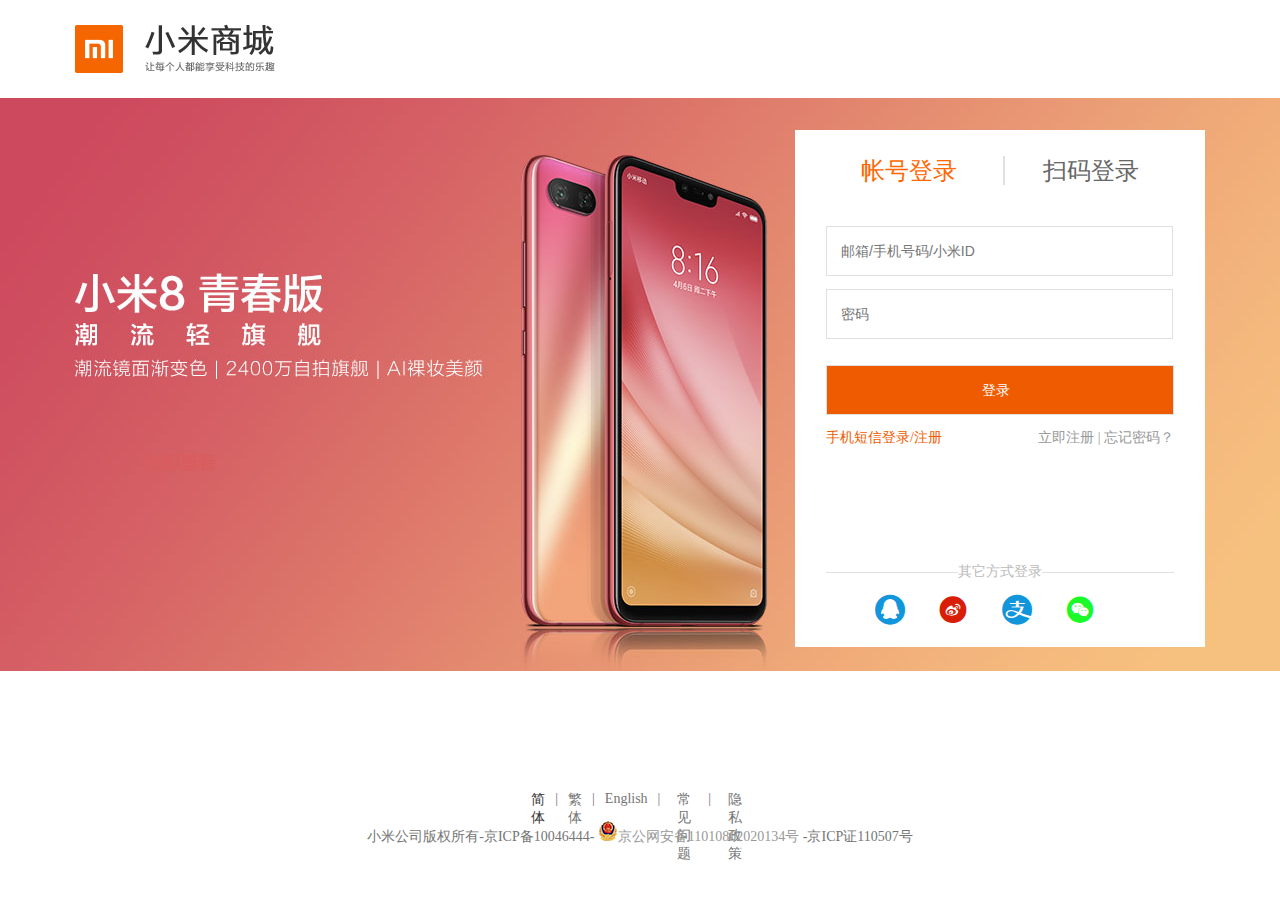
<file: login.html>
<!DOCTYPE html>
<html lang="en">
<head>
	<meta charset="UTF-8">
	 <link rel="icon" href="images/favicon.ico">
	<title>小米帐号 - 登录</title>
	<link rel="stylesheet" type="text/css" href="icon/iconfont.css">
	<style type="text/css">
	*{
		margin: 0;
		padding:0;
		text-decoration:none;
		list-style: none;
	}
	body{
		font-size: 14px;
		font-family: Microsoft Yahei;
		position: relative;
	}
	.loading{
		color: #757575;
	}
	.top-logo{
		height: 98px;
		width: 1130px;
		margin: 0 auto;
		position: relative;
		z-index: 30;

	}
	.top-logo a{
        display: block;
        height: 98px;
        width: 200px;
        position: absolute;
        top: 0;
        left: 0;
	}
	.top-logo a img{
		display: block;
		height: 98px;
		width: 200px;
	}
	.bg{
		width: 100%;
		height:573px;
		background: url('images/bg.jpg') no-repeat top center;
		z-index: 0;
	}
	.bg a{
		display: block;
		height: 460px;
		text-decoration: none;
		text-indent: -9999em;
	}
	.w{
		height: 654px;
		width: 100%;
		position: absolute;
		top: 0;
		right: 0;
		cursor: pointer;
		z-index: 3;
	}
	.lg{
 		width: 1130px;
 		margin: 0 auto;
 		z-index: 5;
 		padding-top: 130px;

	}
	.login{
		height: 517px;
		width: 410px;
		background: #Fff;
		margin:0 auto;
		z-index: 4;
		margin-right: 0;
		margin-bottom: 0;
		font-size: 14px;
		position: relative;
		cursor: pointer;
	}
	.login-top{
		height: 83px;
		width: 410px;
		text-align: center;
	}
	.login-top a{
		text-decoration:none;
		font-size: 24px;
		line-height: 83px;
		color: #666;
	}
	.login-top span{
		display: inline-block;
		width: 0px;
		height: 27px;
		margin: 0 35px -6px 42px;
		border: 1px solid #e0e0e0;
	}
	.login-top a.now,.login-top a:hover{
		color: #ff6700;
	}
	.login-center{
		height: 227px;
		width: 410px;
	}
	.login-main{
		width: 348px;
		height: 227px;
		margin: 0 auto;
	}
	#form1{
		width: 348px;
		height: 227px;
		margin: 0 auto;
		position: relative;
	}
    #form1 input {
    	height: 22px;
    	line-height: 22px;
	    padding: 13px 23px 13px 14px;
	    display: block;
	    width: 308px;
	    border:0 none;
	    border:1px solid #e0e0e0;
	    font-size: 14px;
	    margin-top: 13px;
	    outline-style: none;
    }
    #form1 input placeholder{

    }
    #form1 .pwd{
    	margin-top: 13px;
    }
   #form1 .bt{
          height: 50px;
          width: 100%;
          margin-top: 26px;
          color: #fff;
          background: #ef5b00;
          cursor: pointer;
          font-size: 14px;
          text-align: center;
          margin-bottom: 14px;
    }
    .phone{
    	float:left;
    }
    .zc{
    	float: right;
    }
    .phone a,.zc a:hover{
    	color:#ef5b00;
    }
    .zc,a{
    	color: #999;
    }
    .login-bottom{
    	width: 348px;
    	height: 66px;
    	margin: 0 auto;
    	margin-top: 110px;
    	text-align: center;
    }
    .iconfont {
		flex:1;
		font-size: 30px;
		margin-right: 30px;
		margin-top:14px;
  }
   #user1{
	color:#1296db;    	      
  }
  #user2{
  color:#d81e06;
  }
   #user3{
  	color:#1296db;
  }
   #user4{
  	color:#1afa29;
  }
  .fotter{
  	margin-top: 120px;
  	height: 80px;
  	width: 100%;
  }
  .fotter ul{
  	height: 20px;
  	width: 17%;
  	margin:0 auto;
  	display: flex;
  	text-align: center;
  }
  .fotter ul>li>a{
  	display: block;
  	color: #757575;
     flex:1;
  }
   .fotter ul>li>a:hover{
   	color: #333;
   }
  .fotter ul span{
  	padding:0 10px;
  	color: #757575;
  }
  p{
  	text-align: center;
  	color: #757575;
  	margin-top: 10px;
  }
  .sm-main{
  	width: 410px;
  	height: 330px;
  }
  .ewm{
  	margin:0 auto;
  	width: 180px;
  	height: 180px;
  	margin-top: 102px;
  }
  .sm-p{
  	margin-top: 18px;
  	margin-bottom: -10px;
  }
  .sm-p span{
  	color: #ff6700;
  	padding: 0 5px;
  }
  .show{
  	display: block;
  }
  .hide{
  	display: none;
  }
  .qh{
  	height: 48px;
  	border: 1px solid #e0e0e0;
  	border-right: none;
  	width: 61px;
  	position: absolute;
  	left: 0;
  	top: 0;
  	text-align: center;
  	line-height: 48px;
  	color: #333;
  	cursor:default;
  }
  .number1{
  	height: 48px;
  	border: 1px solid #e0e0e0;
  	border-left:none;
  	width: 108px;
  	position: absolute;
  	right: 0;
  	top: 63px;
  	text-align: center;
  	line-height: 48px;
  	color: #003ab5;
  	cursor: pointer;
  }

    </style>
</head>
<body>
	<div class="top-logo">
		<a href="homepage.html" target="_self">
	   <img src="images/mistore_logo.png" class="logo">
	</a>
	</div>
	<div class="bg">
		<a href="#" target="_self">小米8</a>
   </div>
   <div class="w">
   <div class="lg">
     <div class="login">
     	 <div class="login-top">
	     	 <a class="a1 now" href="javascript:void(0)">帐号登录</a>
	     	 <span></span>
	     	 <a href="javascript:void(0)" class="a2">扫码登录</a>
     	</div>
     	<div class="sm-main hide" >
     	  <div class="ewm">
     		  <img src="images/ewm.png">
     	   </div>
     	   <p class="sm-p">使用<span>小米商城APP</span>扫一扫</p>
     	   <p>小米手机可打开「设置」>「小米帐号」扫码登录</p>
       </div>
     	    <div class="login-center">
                 <div class="login-main">
                 	<form method="post" action="" id="form1">
                 		<input type="text" placeholder="邮箱/手机号码/小米ID" name="user"   requireds autocomplete="off" class="username">
                 		<input type="text" placeholder="密码" name="pwd" class="pwd"  requireds autocomplete="off" >
                 						<!--手机号码登录-->
                 		<div class="qh" style="display: none;">
                                  +86
                 		</div>
		         		<input type="tel" placeholder="手机号码" name="phone"  requireds autocomplete="off" style="width: 246px; margin-left: 62px;display: none;" class="tel">
		         		<input type="text" placeholder="短信验证码" name="yzm" class="yzm" autocomplete="off"  requireds style="width: 200px;display: none;" >
		         		<div class="number1" style="display: none;">获取验证码</div>
		         		               <!--登录-->
                 		<input type="submit" value="登录" name="bt1" class="bt">
                 		<div class="phone">
                 		<a href="#" class="phone-a">手机短信登录/注册</a>
                 	</div>
                 	<div class="zc" >
                 		<a href="#">立即注册</a>
                 		<span>|</span>
                 		<a href="#">忘记密码？</a>
                 	</div>
                 	</form>
                 </div>
     	    </div>
     	       <div class="login-bottom">
     	       	<fieldset style=" border:0;border-top: 1px solid #e0e0e0; margin-bottom: 13px;" >
     	       		<legend align="center" style="color: #bbb;">其它方式登录</legend>
     	       	</fieldset>
     	       	<a href="#" id="user1">    
 			<i class="iconfont icon-qq"></i>
     	       </a>
     	        <a href="#" id="user2">
     	     <i class="iconfont icon-weibo"></i>
     	       </a>
     	       <a href="#" id="user3">
     	    <i class="iconfont icon-zhifubao"></i>
     	      </a>
     	      <a href="#" id="user4">
         	<i class="iconfont icon-weixin"></i>
     	      </a>
     	       </div>
      </div>
   </div> 
</div>
<div class="fotter">
 	<ul>
 		<li><a href="javascript:void(0)" style="color: #333;">简体</a></li>
 		<span>|</span>
 		<li><a href="javascript:void(0)">繁体</a></li>
 		<span>|</span>
 		<li><a href="javascript:void(0)">English</a></li>
 		<span>|</span>
 		<li><a href="https://static.account.xiaomi.com/html/faq/faqList.html" target="_blank">常见问题</a></li>
 		<span>|</span>
 		<li><a href="http://www.miui.com/res/doc/privacy/cn.html" target="_blank">隐私政策</a></li>
   </ul>
     <p>小米公司版权所有-京ICP备10046444-
     <a href="http://www.beian.gov.cn/portal/registerSystemInfo?recordcode=11010802020134" target="_blank">
     	<span> <img src="images/ghs.png"></span>京公网安备11010802020134号
     </a>
     -京ICP证110507号
 </p>
    
 </div> 
  
  <script type="text/javascript">
  	var a1=document.querySelector('.a1');
  	var a2=document.querySelector('.a2');
  	var zc=document.querySelector('.zc');
  	var bt=document.querySelector('.bt');
  	var phoneA=document.querySelector('.phone-a');
  	var divcenter=document.querySelector('.login-center');
  	var divbottom=document.querySelector('.login-bottom');
  	var ewm=document.querySelector('.sm-main');
  	var qh=document.querySelector('.qh');
  	var tel=document.querySelector('.tel');
  	var yzm=document.querySelector('.yzm');
  	var username=document.querySelector('.username');
  	var pwd=document.querySelector('.pwd');
  	var number1=document.querySelector('.number1');
  	phoneA.onclick=function(){
  		if (phoneA.innerHTML==='手机短信登录/注册'){
  		phoneA.innerHTML='用户名密码登录';
  		zc.style.display='none';
  		bt.value="立即登录/注册";
  		username.style.display='none';
  		pwd.style.display='none';
  		tel.style.display='block';
  		qh.style.display='block';
  		yzm.style.display='block';
  		number1.style.display='block';
  	}
  	else {
  		phoneA.innerHTML='手机短信登录/注册';
  		zc.style.display='block';
  		bt.value="登录";
  		username.style.display='block';
  		pwd.style.display='block';
  		tel.style.display='none';
  		qh.style.display='none';
  		yzm.style.display='none';
  		number1.style.display='none';
  	}
  	}
  	a2.onclick=function(){
  		a2.classList.add("now");
  		a1.classList.remove("now");
  		divcenter.style.display='none';
  		divbottom.style.display='none';
  		ewm.style.display='block';
  	}
  	a1.onclick=function(){
		a1.classList.add("now");
  		a2.classList.remove("now");
  		divcenter.style.display='block';
  		divbottom.style.display='block';
  		ewm.style.display='none';
  	}
  </script>
</body>
</html>
</file>
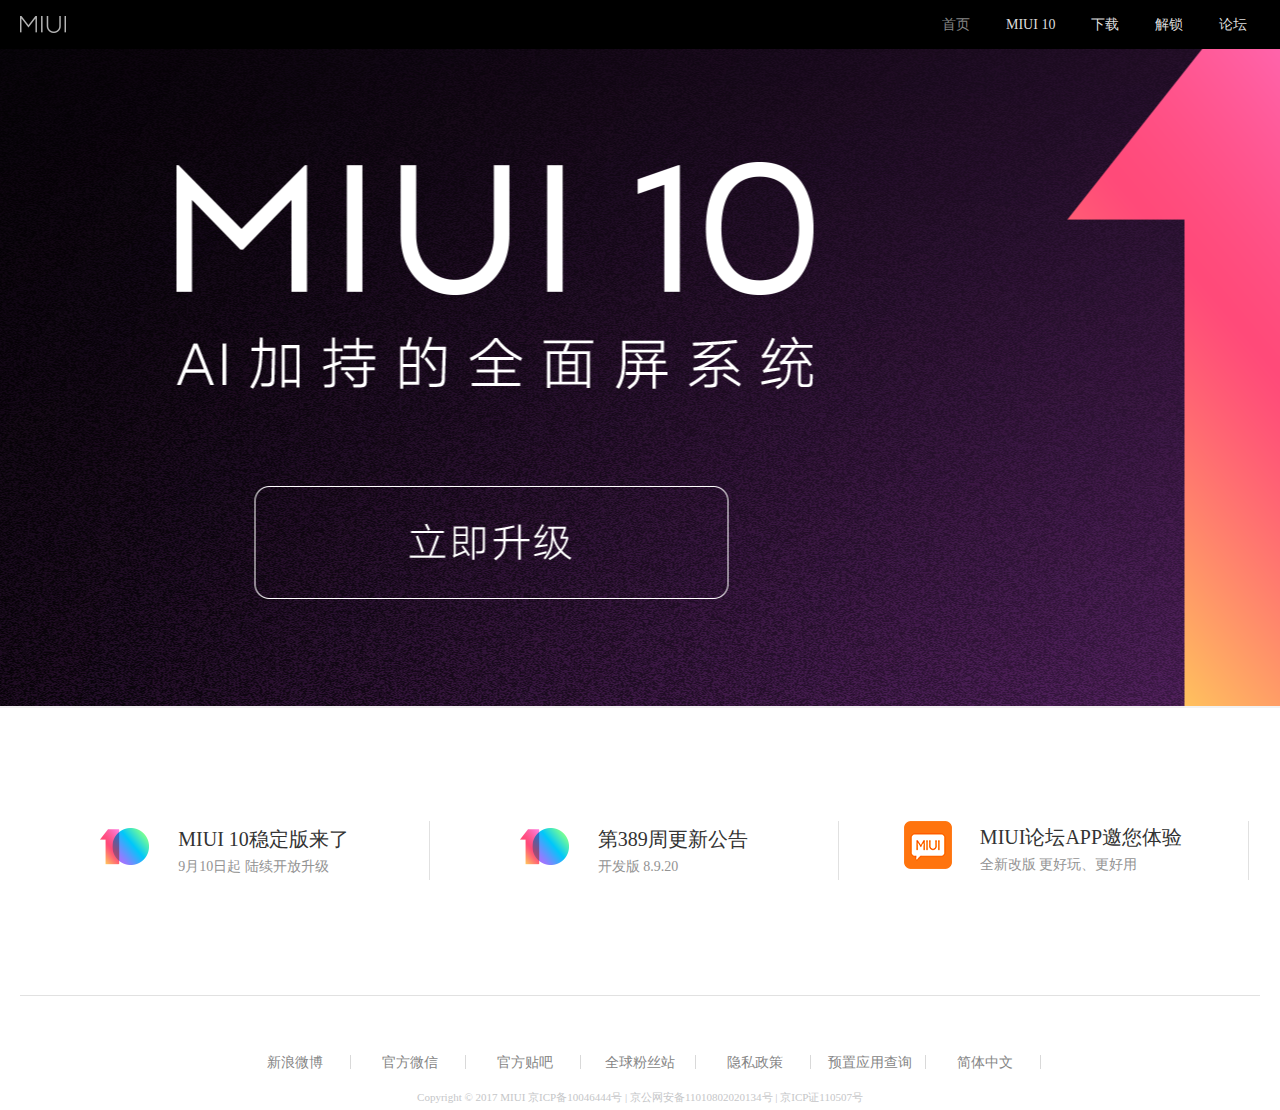
<file: MIUI.html>
<!DOCTYPE html>
<html lang="en">
<head>
	<meta charset="UTF-8">
	<title>MIUI官方网站</title>
	<link rel="icon" href="images/faviconmiui.ico">
	<style type="text/css">
	*{
		margin:0;
		padding: 0;
		list-style: none;
		text-decoration: none;
		font-family: Microsoft Yahei;
	}
	.head{
		height: 49px;
		width: 100%;
		background-color: #000;
	}
	.head-on{
		height: 49px;
		width: 1240px;
		margin: 0 auto;
		position: relative;
	}
	.head-on .head-left{
		position: absolute;
		left: 0;
		top: 16px;
	    background: url(images/miui.png) no-repeat;
	    text-indent:-9999em;
		height: 17px;
		width: 46px;
	}
	.head-on ul{
		height: 49px;
		width: 354px;
		position: absolute;
		right: 0;
		top: 0;
		display: flex;
	}
	.head-on ul li a{
		display: block;
		flex: 1;
		line-height: 49px;
		color: #ddd;
		font-size: 14px;
		margin-left: 36px;
	}
	.head-on ul li a:hover{
		color: #868686;
	}
	.the-center{
		background: #000;
		width: 1859px;
		height: 657px;
		border-bottom: 2px solid #f2f2f2;
		background: url('images/miui10.png') no-repeat scroll center top;
		margin: 0 auto;
	}
	.the-center a{
		display: block;
		height: 657px;
		width: 1859px;
		text-indent: -9999em;
	}
	.all{
		height: 657px;
		width: 100%;
		background: #000;
	}
	.fotter{
        height: 59px;
        width: 1240px;
        margin: 115px auto;
 
	}
	.fotter li{
        float:left;
        width: 33%;
        height: 59px;
	}
	.fotter li a{
		display: block;
		border-right: 1px solid #e1e1e1;
		 width: 100%;
        height: 100%;
		text-align: center;
	}
	.fotter li a img{
		margin-right: 24px;
	}
	.fotter li a div{
		display: inline-block;
	}
	.fotter li a div h3{
		font-size: 20px;
		color: #333;
		line-height: 28px;
		text-align: left;
		font-weight: 200;
		margin-bottom: -15px;
	}
	.fotter li a div p{
		color: #939393;
		font-size: 14px;
		line-height: 28px;
		text-align: left;
	}
	.fotter li a:hover div h3{
		color: #ff6700;
	}
	.fotter li a:hover div p{
		color: #ff6700;
	}
	.bottom{
		width: 1240px;
		margin: 0 auto;
		height: 114px;
		border-top: 1px solid #e1e1e1;
		position: relative;
	}
	.bottom ul{
		height: 19px;
		margin-top: 57px;
		text-align: center;
	}
	.bottom ul li{
		display: inline-block;
		height: 14px;
		width: 110px;
		border-right: 1px solid #d9d9d9;
		line-height: 14px;
	}
	.bottom ul li a{
		color: #858585;
		font-size: 14px;
	}
	.bottom ul li a:hover{
		color: #ff6700;
		text-decoration:underline;
	}
	.bottom ul li a .wx{
		position: absolute;
		left: 306px;
		bottom: 62px;
		height: 150px;
		width: 150px;
		display: none;
	}
	p{
		height:20px;
	text-align: center;
	margin-top: 15px;
	font-size: 11px;
	color: #c5c6c8;
	line-height: 20px;
	}
    </style>
</head>
<body>
	<div class="head">
		<div class="head-on">
			<a href="MIUI.html" class="head-left">MIUI</a>
			<ul>
				<li><a href="MIUI.html" style="color: #868686">首页</a></li>
				<li><a href="http://www.miui.com/zt/miui10/index.html">MIUI 10</a></li>
				<li><a href="http://www.miui.com/download.html">下载</a></li>
				<li><a href="http://www.miui.com/unlock/index.html">解锁</a></li>
				<li><a href="http://www.miui.com/index.html">论坛</a></li>
		   </ul>
		</div>
	</div>
	   <div class="all">
	<div class="the-center">
		<a href="http://www.miui.com/thread-18034891-1-1.html" target="_blank" title="MIUI 10 立即升级">立即升级</a>
	</div>
	</div>
       <ul class="fotter">
       	<li><a href="http://www.miui.com/thread-18034891-1-1.html?from=miuiindex">
       		<img src="images/thef.png">
       		<div>
       		<h3>MIUI 10稳定版来了</h3>
       		<p>9月10日起 陆续开放升级</p>
       		</div>
       	</a> </li>
       	<li><a href="http://www.miui.com/thread-18221159-1-1.html?from=miuiindex">
       		<img src="images/thef.png">
       		<div>
       		<h3>第389周更新公告</h3>
       		<p>开发版 8.9.20</p>
       		</div>
       	</a></li>
       	<li><a href="http://api.bbs.miui.com/app/index/downloadApp?fromguanwang&from=miuiindex&from=miuiindex">
       		<img src="images/ther.png">
       		<div>
       		<h3>MIUI论坛APP邀您体验</h3>
       		<p>全新改版 更好玩、更好用</p>
       		</div>
       	</a></li>
      </ul>
      <div class="bottom">
      	<ul>
      		<li><a href="https://weibo.com/miui" target="_blank">新浪微博</a></li>
      		<li><a href="javascript:void(0)" class="awx">官方微信<img src="images/wx.png" class="wx"></a></li>
      		<li><a href="http://tieba.baidu.com/f?kw=miui" target="_blank">官方贴吧</a></li>
      		<li><a href="http://www.miui.com/fans.php" target="_blank">全球粉丝站</a></li>
      		<li><a href="http://www.miui.com/res/doc/privacy/cn.html" target="_blank">隐私政策</a></li>
      		<li><a href="http://www.miui.com/zt/presetsApplication/index.html" target="_blank">预置应用查询</a></li>
      		<li><a href="javascript:void(0)">简体中文</a></li>
      	</ul>
      	<p>
            Copyright © 2017 MIUI 京ICP备10046444号 | 京公网安备11010802020134号 | 京ICP证110507号
        </p>
      </div>
      <script type="text/javascript">
      	var wx=document.querySelector('.wx');
      	var awx=document.querySelector('.awx');
      	awx.onmouseover=function(){
             wx.style.display='block';
      	}
      	awx.onmouseout=function(){
             wx.style.display='none';
      	}
      </script>
</body>
</html>
</file>
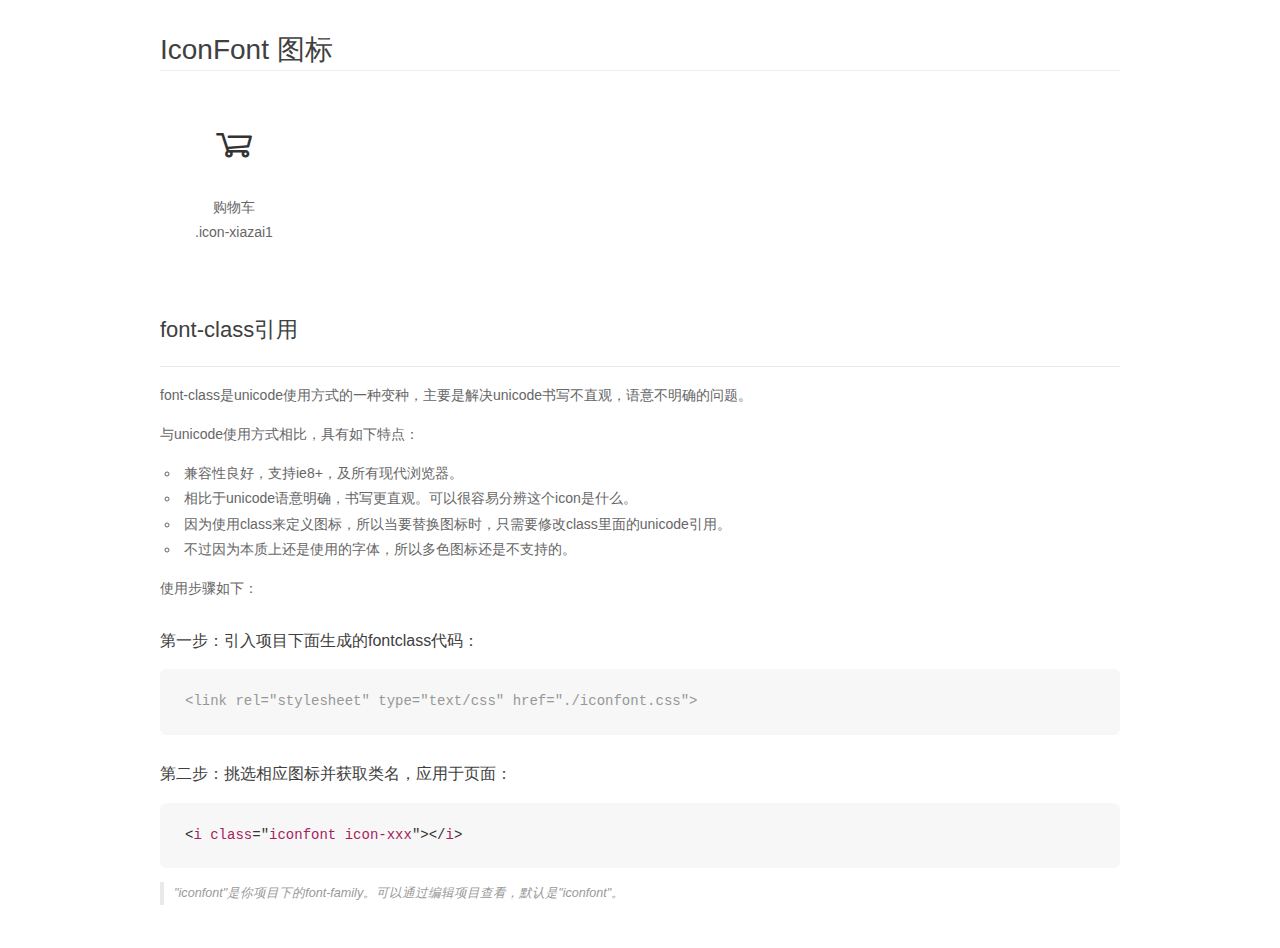
<file: font/demo_fontclass.html>
<!DOCTYPE html>
<html>
<head>
    <meta charset="utf-8"/>
    <title>IconFont</title>
    <link rel="stylesheet" href="demo.css">
    <link rel="stylesheet" href="iconfont.css">
</head>
<body>
    <div class="main markdown">
        <h1>IconFont 图标</h1>
        <ul class="icon_lists clear">
            
                <li>
                <i class="icon iconfont icon-xiazai1"></i>
                    <div class="name">购物车</div>
                    <div class="fontclass">.icon-xiazai1</div>
                </li>
            
        </ul>

        <h2 id="font-class-">font-class引用</h2>
        <hr>

        <p>font-class是unicode使用方式的一种变种，主要是解决unicode书写不直观，语意不明确的问题。</p>
        <p>与unicode使用方式相比，具有如下特点：</p>
        <ul>
        <li>兼容性良好，支持ie8+，及所有现代浏览器。</li>
        <li>相比于unicode语意明确，书写更直观。可以很容易分辨这个icon是什么。</li>
        <li>因为使用class来定义图标，所以当要替换图标时，只需要修改class里面的unicode引用。</li>
        <li>不过因为本质上还是使用的字体，所以多色图标还是不支持的。</li>
        </ul>
        <p>使用步骤如下：</p>
        <h3 id="-fontclass-">第一步：引入项目下面生成的fontclass代码：</h3>


        <pre><code class="lang-js hljs javascript"><span class="hljs-comment">&lt;link rel="stylesheet" type="text/css" href="./iconfont.css"&gt;</span></code></pre>
        <h3 id="-">第二步：挑选相应图标并获取类名，应用于页面：</h3>
        <pre><code class="lang-css hljs">&lt;<span class="hljs-selector-tag">i</span> <span class="hljs-selector-tag">class</span>="<span class="hljs-selector-tag">iconfont</span> <span class="hljs-selector-tag">icon-xxx</span>"&gt;&lt;/<span class="hljs-selector-tag">i</span>&gt;</code></pre>
        <blockquote>
        <p>"iconfont"是你项目下的font-family。可以通过编辑项目查看，默认是"iconfont"。</p>
        </blockquote>
    </div>
</body>
</html>
</file>
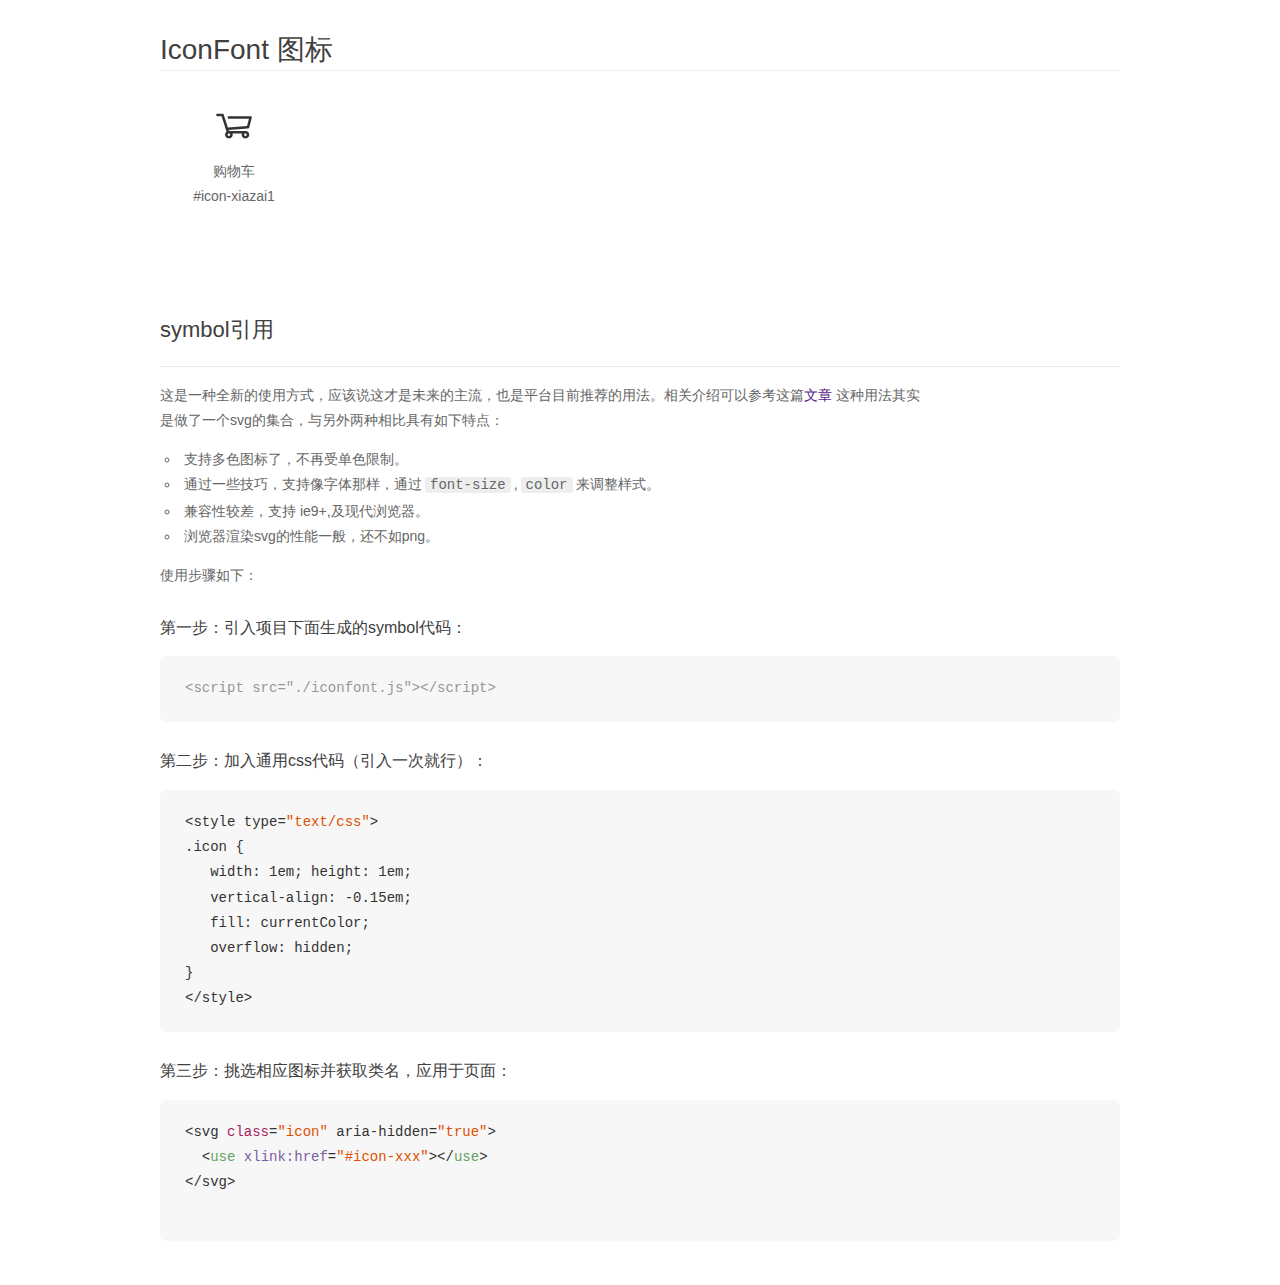
<file: font/demo_symbol.html>
<!DOCTYPE html>
<html>
<head>
    <meta charset="utf-8"/>
    <title>IconFont</title>
    <link rel="stylesheet" href="demo.css">
    <script src="iconfont.js"></script>

    <style type="text/css">
        .icon {
          /* 通过设置 font-size 来改变图标大小 */
          width: 1em; height: 1em;
          /* 图标和文字相邻时，垂直对齐 */
          vertical-align: -0.15em;
          /* 通过设置 color 来改变 SVG 的颜色/fill */
          fill: currentColor;
          /* path 和 stroke 溢出 viewBox 部分在 IE 下会显示
             normalize.css 中也包含这行 */
          overflow: hidden;
        }

    </style>
</head>
<body>
    <div class="main markdown">
        <h1>IconFont 图标</h1>
        <ul class="icon_lists clear">
            
                <li>
                    <svg class="icon" aria-hidden="true">
                        <use xlink:href="#icon-xiazai1"></use>
                    </svg>
                    <div class="name">购物车</div>
                    <div class="fontclass">#icon-xiazai1</div>
                </li>
            
        </ul>


        <h2 id="symbol-">symbol引用</h2>
        <hr>

        <p>这是一种全新的使用方式，应该说这才是未来的主流，也是平台目前推荐的用法。相关介绍可以参考这篇<a href="">文章</a>
        这种用法其实是做了一个svg的集合，与另外两种相比具有如下特点：</p>
        <ul>
          <li>支持多色图标了，不再受单色限制。</li>
          <li>通过一些技巧，支持像字体那样，通过<code>font-size</code>,<code>color</code>来调整样式。</li>
          <li>兼容性较差，支持 ie9+,及现代浏览器。</li>
          <li>浏览器渲染svg的性能一般，还不如png。</li>
        </ul>
        <p>使用步骤如下：</p>
        <h3 id="-symbol-">第一步：引入项目下面生成的symbol代码：</h3>
        <pre><code class="lang-js hljs javascript"><span class="hljs-comment">&lt;script src="./iconfont.js"&gt;&lt;/script&gt;</span></code></pre>
        <h3 id="-css-">第二步：加入通用css代码（引入一次就行）：</h3>
        <pre><code class="lang-js hljs javascript">&lt;style type=<span class="hljs-string">"text/css"</span>&gt;
.icon {
   width: <span class="hljs-number">1</span>em; height: <span class="hljs-number">1</span>em;
   vertical-align: <span class="hljs-number">-0.15</span>em;
   fill: currentColor;
   overflow: hidden;
}
&lt;<span class="hljs-regexp">/style&gt;</span></code></pre>
        <h3 id="-">第三步：挑选相应图标并获取类名，应用于页面：</h3>
        <pre><code class="lang-js hljs javascript">&lt;svg <span class="hljs-class"><span class="hljs-keyword">class</span></span>=<span class="hljs-string">"icon"</span> aria-hidden=<span class="hljs-string">"true"</span>&gt;<span class="xml"><span class="hljs-tag">
  &lt;<span class="hljs-name">use</span> <span class="hljs-attr">xlink:href</span>=<span class="hljs-string">"#icon-xxx"</span>&gt;</span><span class="hljs-tag">&lt;/<span class="hljs-name">use</span>&gt;</span>
</span>&lt;<span class="hljs-regexp">/svg&gt;
        </span></code></pre>
    </div>
</body>
</html>
</file>
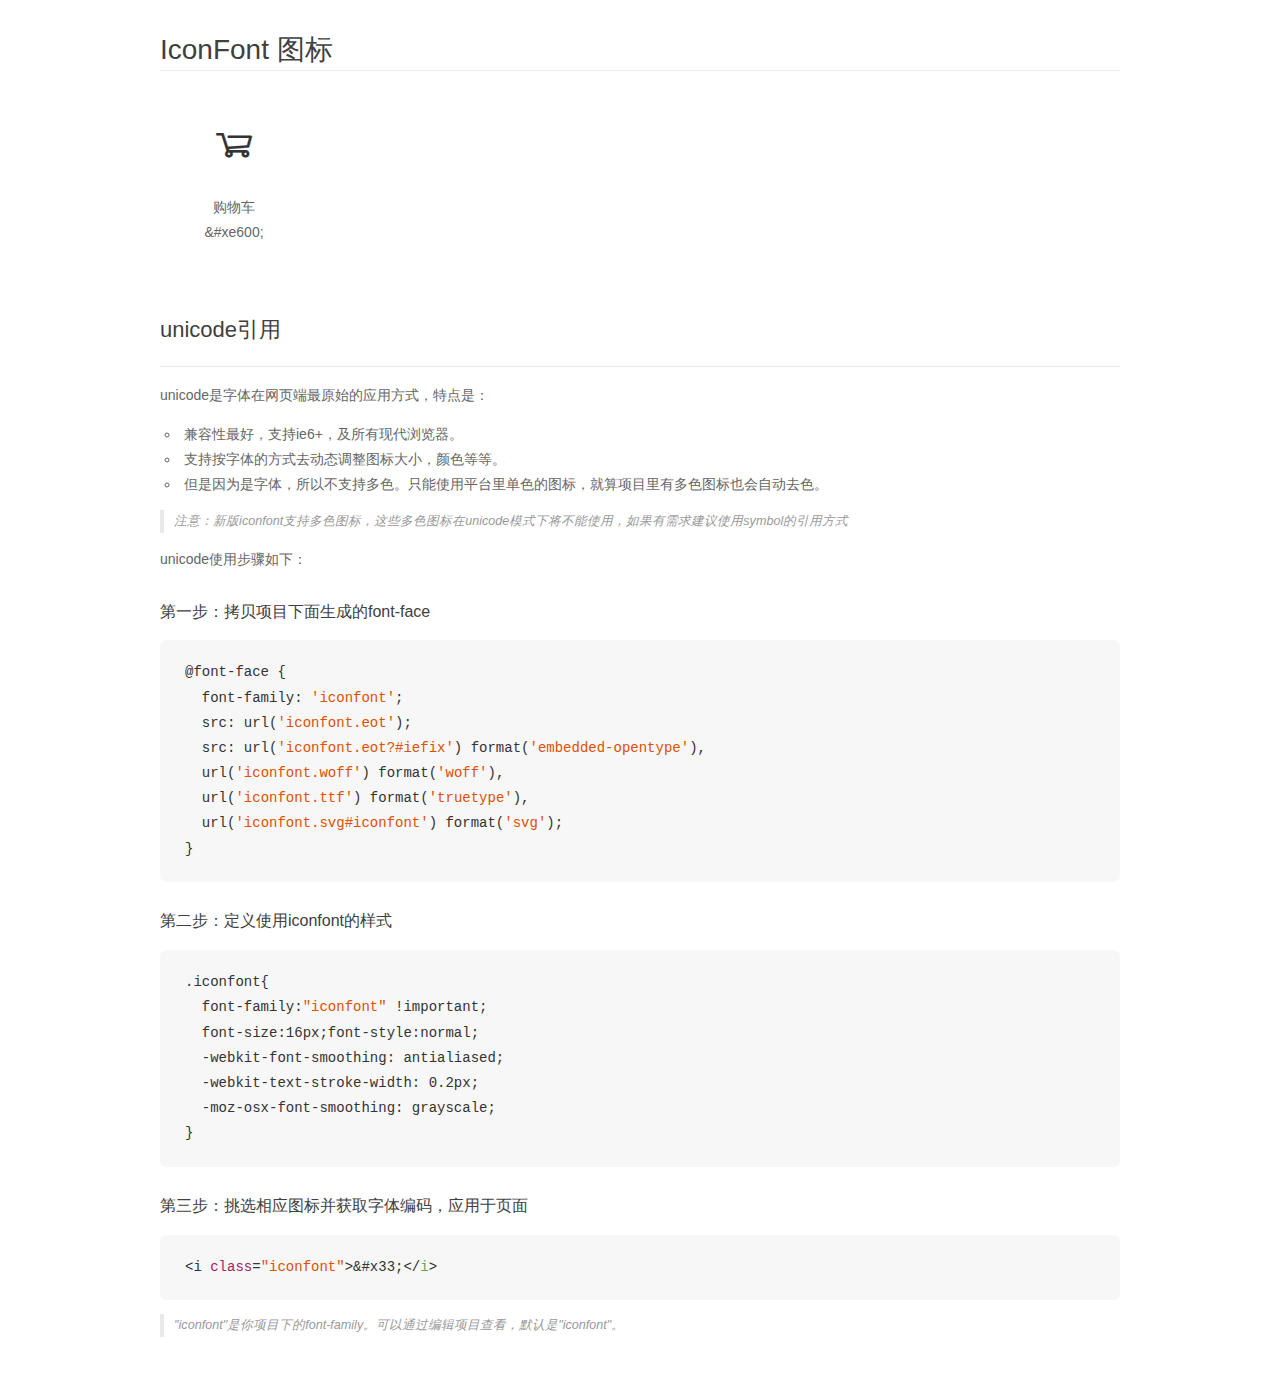
<file: font/demo_unicode.html>
<!DOCTYPE html>
<html>
<head>
    <meta charset="utf-8"/>
    <title>IconFont</title>
    <link rel="stylesheet" href="demo.css">

    <style type="text/css">

        @font-face {font-family: "iconfont";
          src: url('iconfont.eot'); /* IE9*/
          src: url('iconfont.eot#iefix') format('embedded-opentype'), /* IE6-IE8 */
          url('iconfont.woff') format('woff'), /* chrome, firefox */
          url('iconfont.ttf') format('truetype'), /* chrome, firefox, opera, Safari, Android, iOS 4.2+*/
          url('iconfont.svg#iconfont') format('svg'); /* iOS 4.1- */
        }

        .iconfont {
          font-family:"iconfont" !important;
          font-size:16px;
          font-style:normal;
          -webkit-font-smoothing: antialiased;
          -webkit-text-stroke-width: 0.2px;
          -moz-osx-font-smoothing: grayscale;
        }

    </style>
</head>
<body>
    <div class="main markdown">
        <h1>IconFont 图标</h1>
        <ul class="icon_lists clear">
            
                <li>
                <i class="icon iconfont">&#xe600;</i>
                    <div class="name">购物车</div>
                    <div class="code">&amp;#xe600;</div>
                </li>
            
        </ul>
        <h2 id="unicode-">unicode引用</h2>
        <hr>

        <p>unicode是字体在网页端最原始的应用方式，特点是：</p>
        <ul>
        <li>兼容性最好，支持ie6+，及所有现代浏览器。</li>
        <li>支持按字体的方式去动态调整图标大小，颜色等等。</li>
        <li>但是因为是字体，所以不支持多色。只能使用平台里单色的图标，就算项目里有多色图标也会自动去色。</li>
        </ul>
        <blockquote>
        <p>注意：新版iconfont支持多色图标，这些多色图标在unicode模式下将不能使用，如果有需求建议使用symbol的引用方式</p>
        </blockquote>
        <p>unicode使用步骤如下：</p>
        <h3 id="-font-face">第一步：拷贝项目下面生成的font-face</h3>
        <pre><code class="lang-js hljs javascript">@font-face {
  font-family: <span class="hljs-string">'iconfont'</span>;
  src: url(<span class="hljs-string">'iconfont.eot'</span>);
  src: url(<span class="hljs-string">'iconfont.eot?#iefix'</span>) format(<span class="hljs-string">'embedded-opentype'</span>),
  url(<span class="hljs-string">'iconfont.woff'</span>) format(<span class="hljs-string">'woff'</span>),
  url(<span class="hljs-string">'iconfont.ttf'</span>) format(<span class="hljs-string">'truetype'</span>),
  url(<span class="hljs-string">'iconfont.svg#iconfont'</span>) format(<span class="hljs-string">'svg'</span>);
}
</code></pre>
        <h3 id="-iconfont-">第二步：定义使用iconfont的样式</h3>
        <pre><code class="lang-js hljs javascript">.iconfont{
  font-family:<span class="hljs-string">"iconfont"</span> !important;
  font-size:<span class="hljs-number">16</span>px;font-style:normal;
  -webkit-font-smoothing: antialiased;
  -webkit-text-stroke-width: <span class="hljs-number">0.2</span>px;
  -moz-osx-font-smoothing: grayscale;
}
</code></pre>
        <h3 id="-">第三步：挑选相应图标并获取字体编码，应用于页面</h3>
        <pre><code class="lang-js hljs javascript">&lt;i <span class="hljs-class"><span class="hljs-keyword">class</span></span>=<span class="hljs-string">"iconfont"</span>&gt;&amp;#x33;<span class="xml"><span class="hljs-tag">&lt;/<span class="hljs-name">i</span>&gt;</span></span></code></pre>

        <blockquote>
        <p>"iconfont"是你项目下的font-family。可以通过编辑项目查看，默认是"iconfont"。</p>
        </blockquote>
    </div>


</body>
</html>
</file>
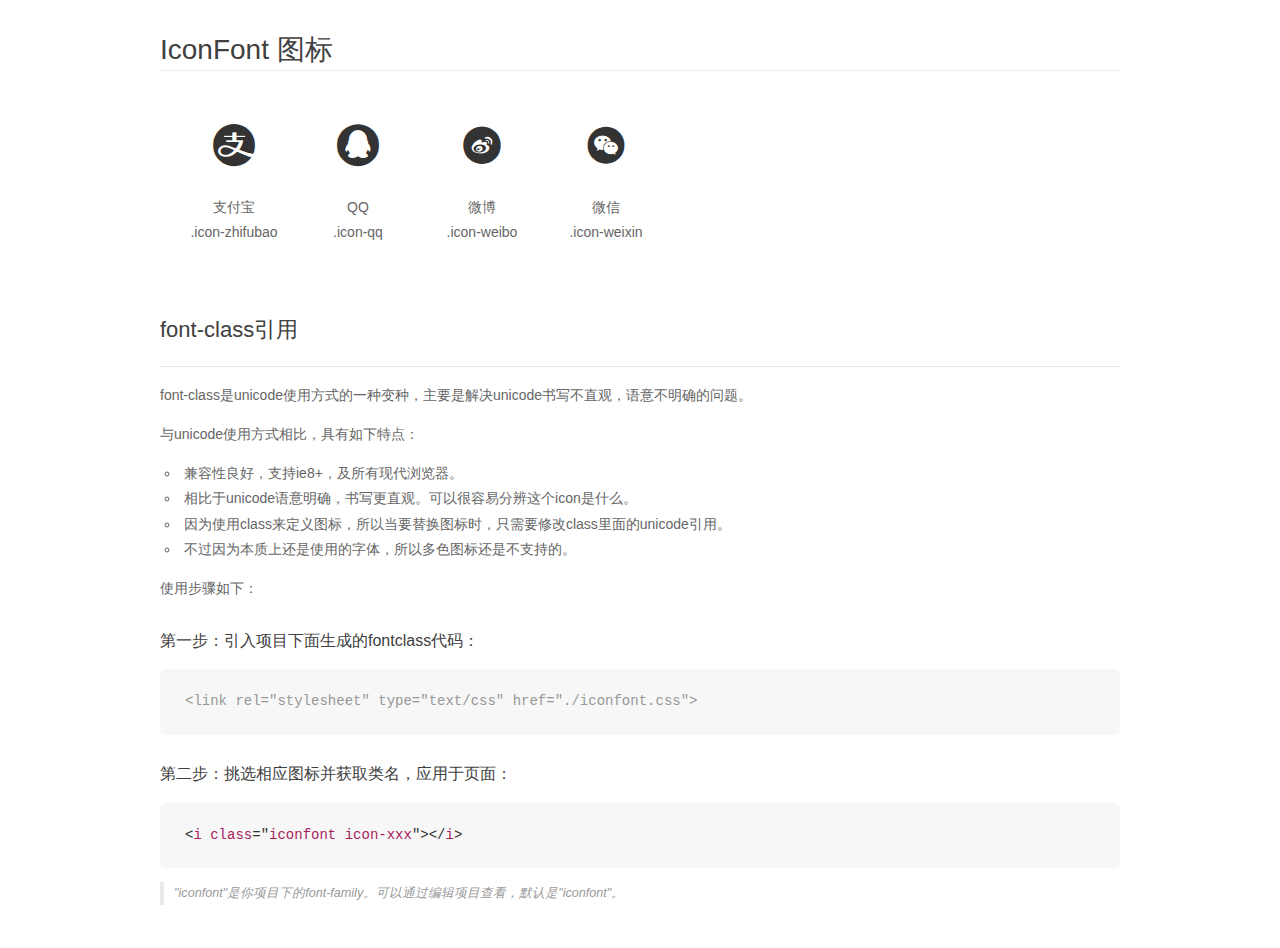
<file: icon/demo_fontclass.html>
<!DOCTYPE html>
<html>
<head>
    <meta charset="utf-8"/>
    <title>IconFont</title>
    <link rel="stylesheet" href="demo.css">
    <link rel="stylesheet" href="iconfont.css">
</head>
<body>
    <div class="main markdown">
        <h1>IconFont 图标</h1>
        <ul class="icon_lists clear">
            
                <li>
                <i class="icon iconfont icon-zhifubao"></i>
                    <div class="name">支付宝</div>
                    <div class="fontclass">.icon-zhifubao</div>
                </li>
            
                <li>
                <i class="icon iconfont icon-qq"></i>
                    <div class="name">QQ</div>
                    <div class="fontclass">.icon-qq</div>
                </li>
            
                <li>
                <i class="icon iconfont icon-weibo"></i>
                    <div class="name">微博</div>
                    <div class="fontclass">.icon-weibo</div>
                </li>
            
                <li>
                <i class="icon iconfont icon-weixin"></i>
                    <div class="name">微信</div>
                    <div class="fontclass">.icon-weixin</div>
                </li>
            
        </ul>

        <h2 id="font-class-">font-class引用</h2>
        <hr>

        <p>font-class是unicode使用方式的一种变种，主要是解决unicode书写不直观，语意不明确的问题。</p>
        <p>与unicode使用方式相比，具有如下特点：</p>
        <ul>
        <li>兼容性良好，支持ie8+，及所有现代浏览器。</li>
        <li>相比于unicode语意明确，书写更直观。可以很容易分辨这个icon是什么。</li>
        <li>因为使用class来定义图标，所以当要替换图标时，只需要修改class里面的unicode引用。</li>
        <li>不过因为本质上还是使用的字体，所以多色图标还是不支持的。</li>
        </ul>
        <p>使用步骤如下：</p>
        <h3 id="-fontclass-">第一步：引入项目下面生成的fontclass代码：</h3>


        <pre><code class="lang-js hljs javascript"><span class="hljs-comment">&lt;link rel="stylesheet" type="text/css" href="./iconfont.css"&gt;</span></code></pre>
        <h3 id="-">第二步：挑选相应图标并获取类名，应用于页面：</h3>
        <pre><code class="lang-css hljs">&lt;<span class="hljs-selector-tag">i</span> <span class="hljs-selector-tag">class</span>="<span class="hljs-selector-tag">iconfont</span> <span class="hljs-selector-tag">icon-xxx</span>"&gt;&lt;/<span class="hljs-selector-tag">i</span>&gt;</code></pre>
        <blockquote>
        <p>"iconfont"是你项目下的font-family。可以通过编辑项目查看，默认是"iconfont"。</p>
        </blockquote>
    </div>
</body>
</html>
</file>
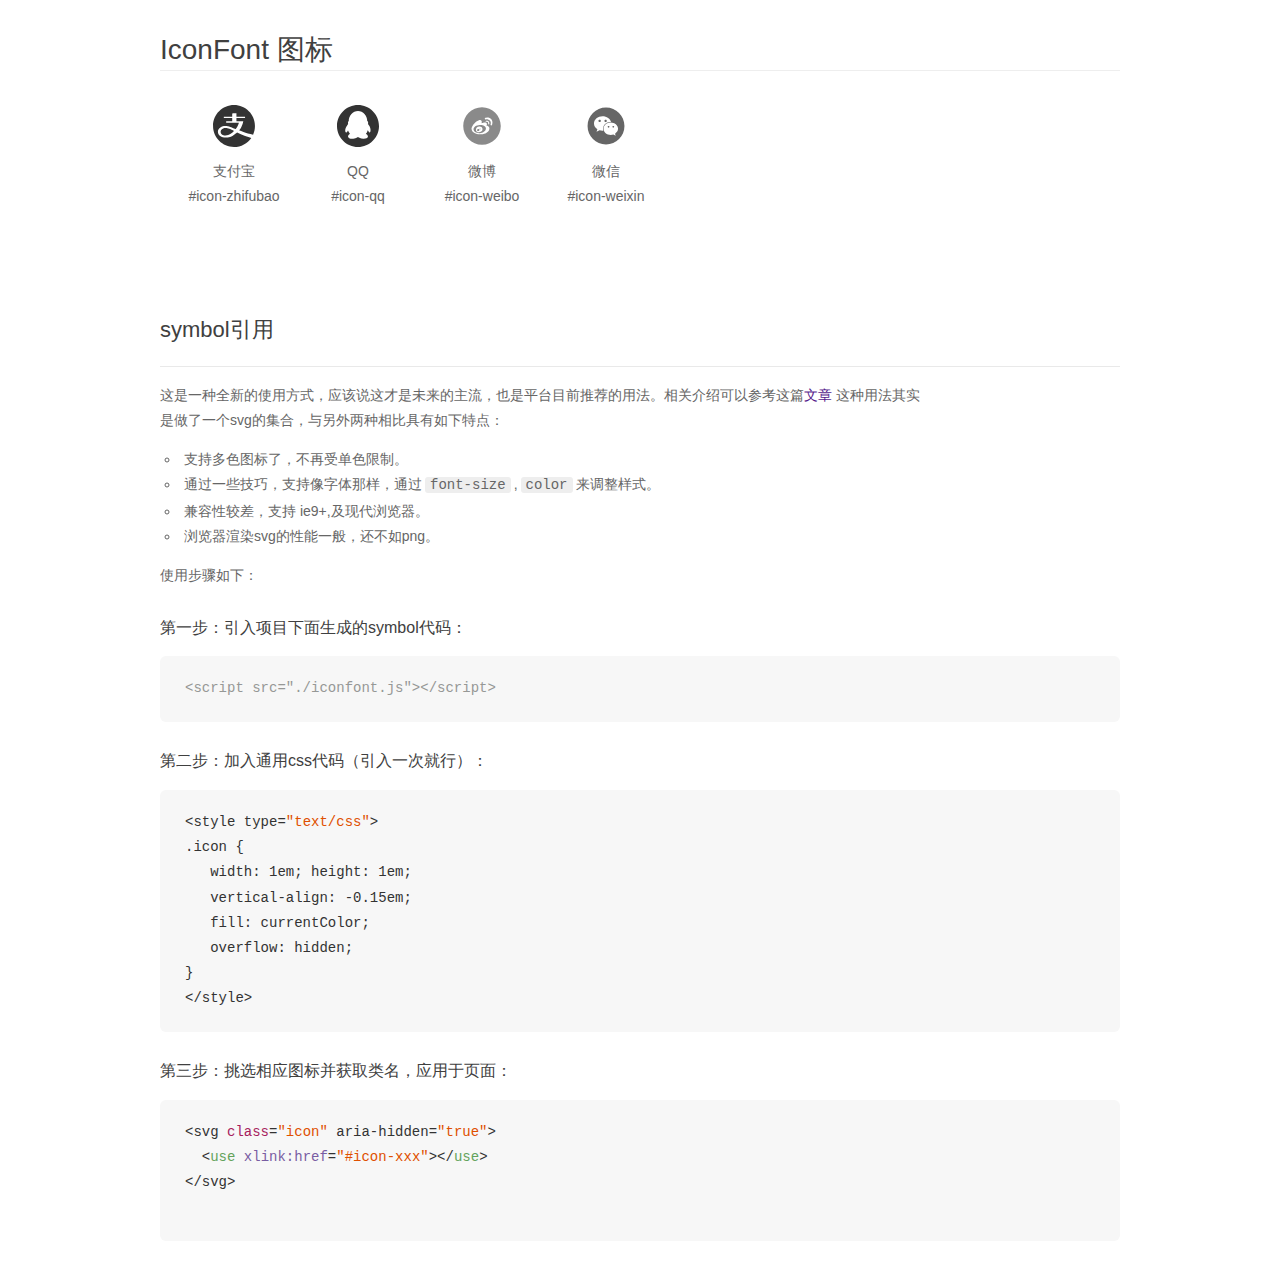
<file: icon/demo_symbol.html>
<!DOCTYPE html>
<html>
<head>
    <meta charset="utf-8"/>
    <title>IconFont</title>
    <link rel="stylesheet" href="demo.css">
    <script src="iconfont.js"></script>

    <style type="text/css">
        .icon {
          /* 通过设置 font-size 来改变图标大小 */
          width: 1em; height: 1em;
          /* 图标和文字相邻时，垂直对齐 */
          vertical-align: -0.15em;
          /* 通过设置 color 来改变 SVG 的颜色/fill */
          fill: currentColor;
          /* path 和 stroke 溢出 viewBox 部分在 IE 下会显示
             normalize.css 中也包含这行 */
          overflow: hidden;
        }

    </style>
</head>
<body>
    <div class="main markdown">
        <h1>IconFont 图标</h1>
        <ul class="icon_lists clear">
            
                <li>
                    <svg class="icon" aria-hidden="true">
                        <use xlink:href="#icon-zhifubao"></use>
                    </svg>
                    <div class="name">支付宝</div>
                    <div class="fontclass">#icon-zhifubao</div>
                </li>
            
                <li>
                    <svg class="icon" aria-hidden="true">
                        <use xlink:href="#icon-qq"></use>
                    </svg>
                    <div class="name">QQ</div>
                    <div class="fontclass">#icon-qq</div>
                </li>
            
                <li>
                    <svg class="icon" aria-hidden="true">
                        <use xlink:href="#icon-weibo"></use>
                    </svg>
                    <div class="name">微博</div>
                    <div class="fontclass">#icon-weibo</div>
                </li>
            
                <li>
                    <svg class="icon" aria-hidden="true">
                        <use xlink:href="#icon-weixin"></use>
                    </svg>
                    <div class="name">微信</div>
                    <div class="fontclass">#icon-weixin</div>
                </li>
            
        </ul>


        <h2 id="symbol-">symbol引用</h2>
        <hr>

        <p>这是一种全新的使用方式，应该说这才是未来的主流，也是平台目前推荐的用法。相关介绍可以参考这篇<a href="">文章</a>
        这种用法其实是做了一个svg的集合，与另外两种相比具有如下特点：</p>
        <ul>
          <li>支持多色图标了，不再受单色限制。</li>
          <li>通过一些技巧，支持像字体那样，通过<code>font-size</code>,<code>color</code>来调整样式。</li>
          <li>兼容性较差，支持 ie9+,及现代浏览器。</li>
          <li>浏览器渲染svg的性能一般，还不如png。</li>
        </ul>
        <p>使用步骤如下：</p>
        <h3 id="-symbol-">第一步：引入项目下面生成的symbol代码：</h3>
        <pre><code class="lang-js hljs javascript"><span class="hljs-comment">&lt;script src="./iconfont.js"&gt;&lt;/script&gt;</span></code></pre>
        <h3 id="-css-">第二步：加入通用css代码（引入一次就行）：</h3>
        <pre><code class="lang-js hljs javascript">&lt;style type=<span class="hljs-string">"text/css"</span>&gt;
.icon {
   width: <span class="hljs-number">1</span>em; height: <span class="hljs-number">1</span>em;
   vertical-align: <span class="hljs-number">-0.15</span>em;
   fill: currentColor;
   overflow: hidden;
}
&lt;<span class="hljs-regexp">/style&gt;</span></code></pre>
        <h3 id="-">第三步：挑选相应图标并获取类名，应用于页面：</h3>
        <pre><code class="lang-js hljs javascript">&lt;svg <span class="hljs-class"><span class="hljs-keyword">class</span></span>=<span class="hljs-string">"icon"</span> aria-hidden=<span class="hljs-string">"true"</span>&gt;<span class="xml"><span class="hljs-tag">
  &lt;<span class="hljs-name">use</span> <span class="hljs-attr">xlink:href</span>=<span class="hljs-string">"#icon-xxx"</span>&gt;</span><span class="hljs-tag">&lt;/<span class="hljs-name">use</span>&gt;</span>
</span>&lt;<span class="hljs-regexp">/svg&gt;
        </span></code></pre>
    </div>
</body>
</html>
</file>
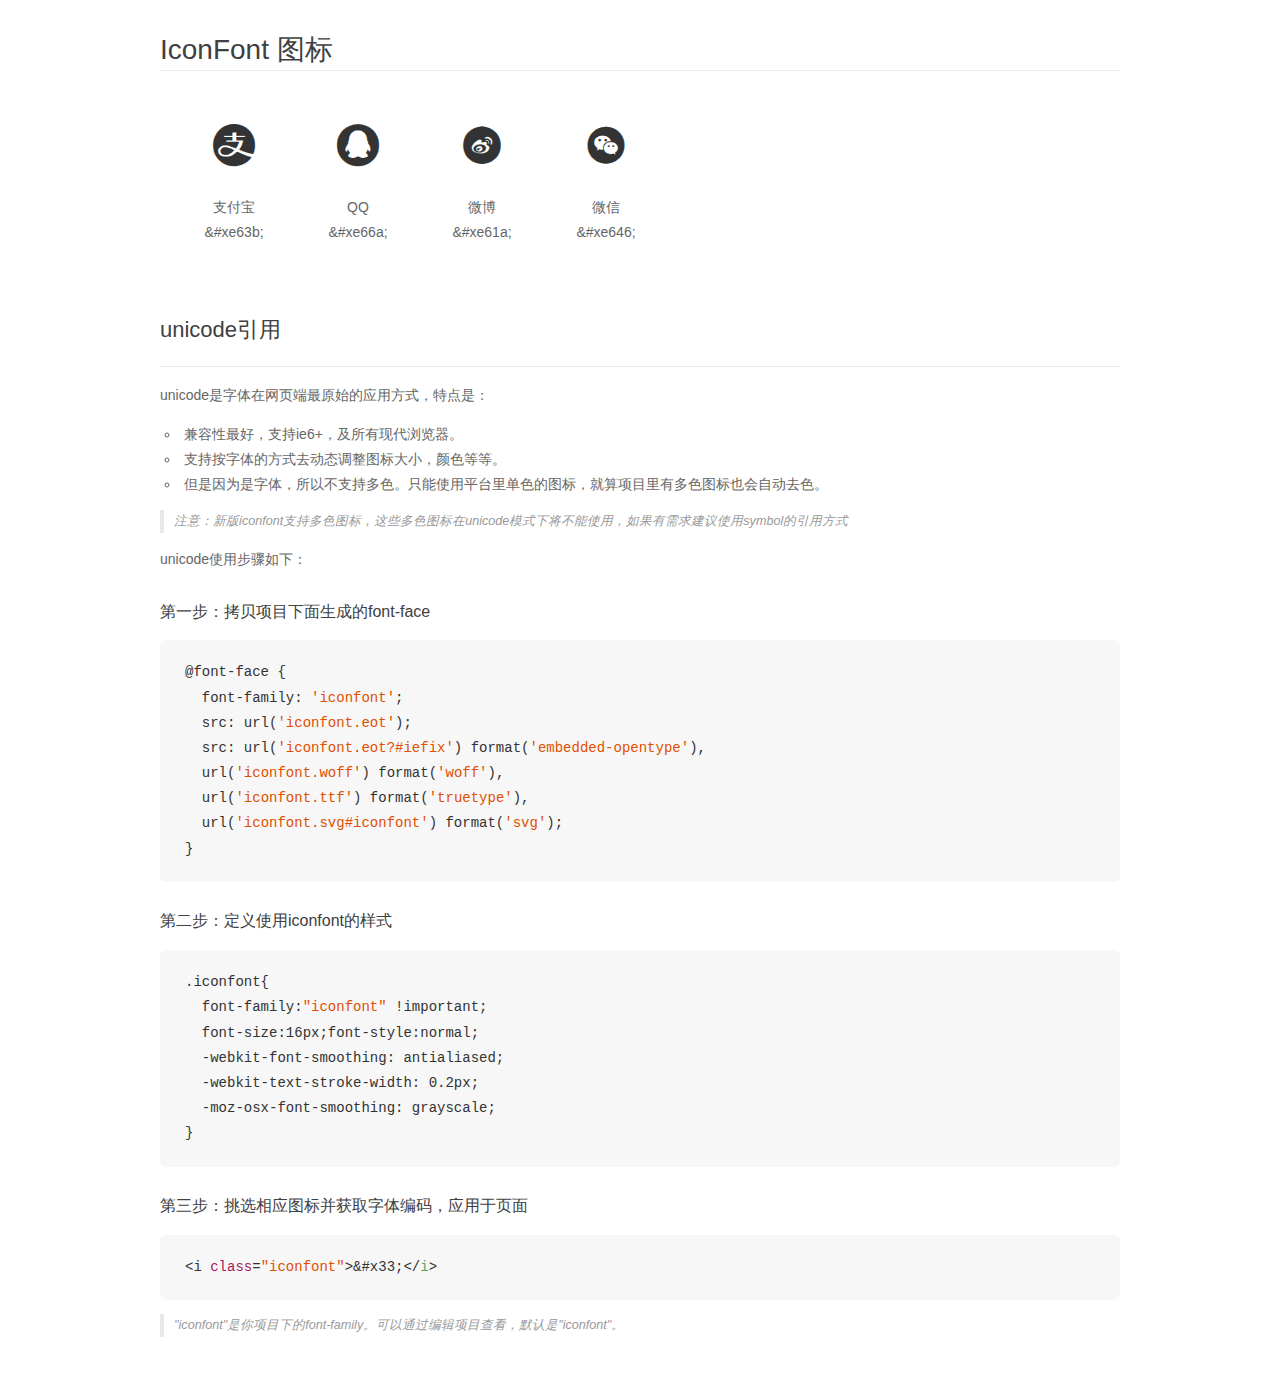
<file: icon/demo_unicode.html>
<!DOCTYPE html>
<html>
<head>
    <meta charset="utf-8"/>
    <title>IconFont</title>
    <link rel="stylesheet" href="demo.css">

    <style type="text/css">

        @font-face {font-family: "iconfont";
          src: url('iconfont.eot'); /* IE9*/
          src: url('iconfont.eot#iefix') format('embedded-opentype'), /* IE6-IE8 */
          url('iconfont.woff') format('woff'), /* chrome, firefox */
          url('iconfont.ttf') format('truetype'), /* chrome, firefox, opera, Safari, Android, iOS 4.2+*/
          url('iconfont.svg#iconfont') format('svg'); /* iOS 4.1- */
        }

        .iconfont {
          font-family:"iconfont" !important;
          font-size:16px;
          font-style:normal;
          -webkit-font-smoothing: antialiased;
          -webkit-text-stroke-width: 0.2px;
          -moz-osx-font-smoothing: grayscale;
        }

    </style>
</head>
<body>
    <div class="main markdown">
        <h1>IconFont 图标</h1>
        <ul class="icon_lists clear">
            
                <li>
                <i class="icon iconfont">&#xe63b;</i>
                    <div class="name">支付宝</div>
                    <div class="code">&amp;#xe63b;</div>
                </li>
            
                <li>
                <i class="icon iconfont">&#xe66a;</i>
                    <div class="name">QQ</div>
                    <div class="code">&amp;#xe66a;</div>
                </li>
            
                <li>
                <i class="icon iconfont">&#xe61a;</i>
                    <div class="name">微博</div>
                    <div class="code">&amp;#xe61a;</div>
                </li>
            
                <li>
                <i class="icon iconfont">&#xe646;</i>
                    <div class="name">微信</div>
                    <div class="code">&amp;#xe646;</div>
                </li>
            
        </ul>
        <h2 id="unicode-">unicode引用</h2>
        <hr>

        <p>unicode是字体在网页端最原始的应用方式，特点是：</p>
        <ul>
        <li>兼容性最好，支持ie6+，及所有现代浏览器。</li>
        <li>支持按字体的方式去动态调整图标大小，颜色等等。</li>
        <li>但是因为是字体，所以不支持多色。只能使用平台里单色的图标，就算项目里有多色图标也会自动去色。</li>
        </ul>
        <blockquote>
        <p>注意：新版iconfont支持多色图标，这些多色图标在unicode模式下将不能使用，如果有需求建议使用symbol的引用方式</p>
        </blockquote>
        <p>unicode使用步骤如下：</p>
        <h3 id="-font-face">第一步：拷贝项目下面生成的font-face</h3>
        <pre><code class="lang-js hljs javascript">@font-face {
  font-family: <span class="hljs-string">'iconfont'</span>;
  src: url(<span class="hljs-string">'iconfont.eot'</span>);
  src: url(<span class="hljs-string">'iconfont.eot?#iefix'</span>) format(<span class="hljs-string">'embedded-opentype'</span>),
  url(<span class="hljs-string">'iconfont.woff'</span>) format(<span class="hljs-string">'woff'</span>),
  url(<span class="hljs-string">'iconfont.ttf'</span>) format(<span class="hljs-string">'truetype'</span>),
  url(<span class="hljs-string">'iconfont.svg#iconfont'</span>) format(<span class="hljs-string">'svg'</span>);
}
</code></pre>
        <h3 id="-iconfont-">第二步：定义使用iconfont的样式</h3>
        <pre><code class="lang-js hljs javascript">.iconfont{
  font-family:<span class="hljs-string">"iconfont"</span> !important;
  font-size:<span class="hljs-number">16</span>px;font-style:normal;
  -webkit-font-smoothing: antialiased;
  -webkit-text-stroke-width: <span class="hljs-number">0.2</span>px;
  -moz-osx-font-smoothing: grayscale;
}
</code></pre>
        <h3 id="-">第三步：挑选相应图标并获取字体编码，应用于页面</h3>
        <pre><code class="lang-js hljs javascript">&lt;i <span class="hljs-class"><span class="hljs-keyword">class</span></span>=<span class="hljs-string">"iconfont"</span>&gt;&amp;#x33;<span class="xml"><span class="hljs-tag">&lt;/<span class="hljs-name">i</span>&gt;</span></span></code></pre>

        <blockquote>
        <p>"iconfont"是你项目下的font-family。可以通过编辑项目查看，默认是"iconfont"。</p>
        </blockquote>
    </div>


</body>
</html>
</file>
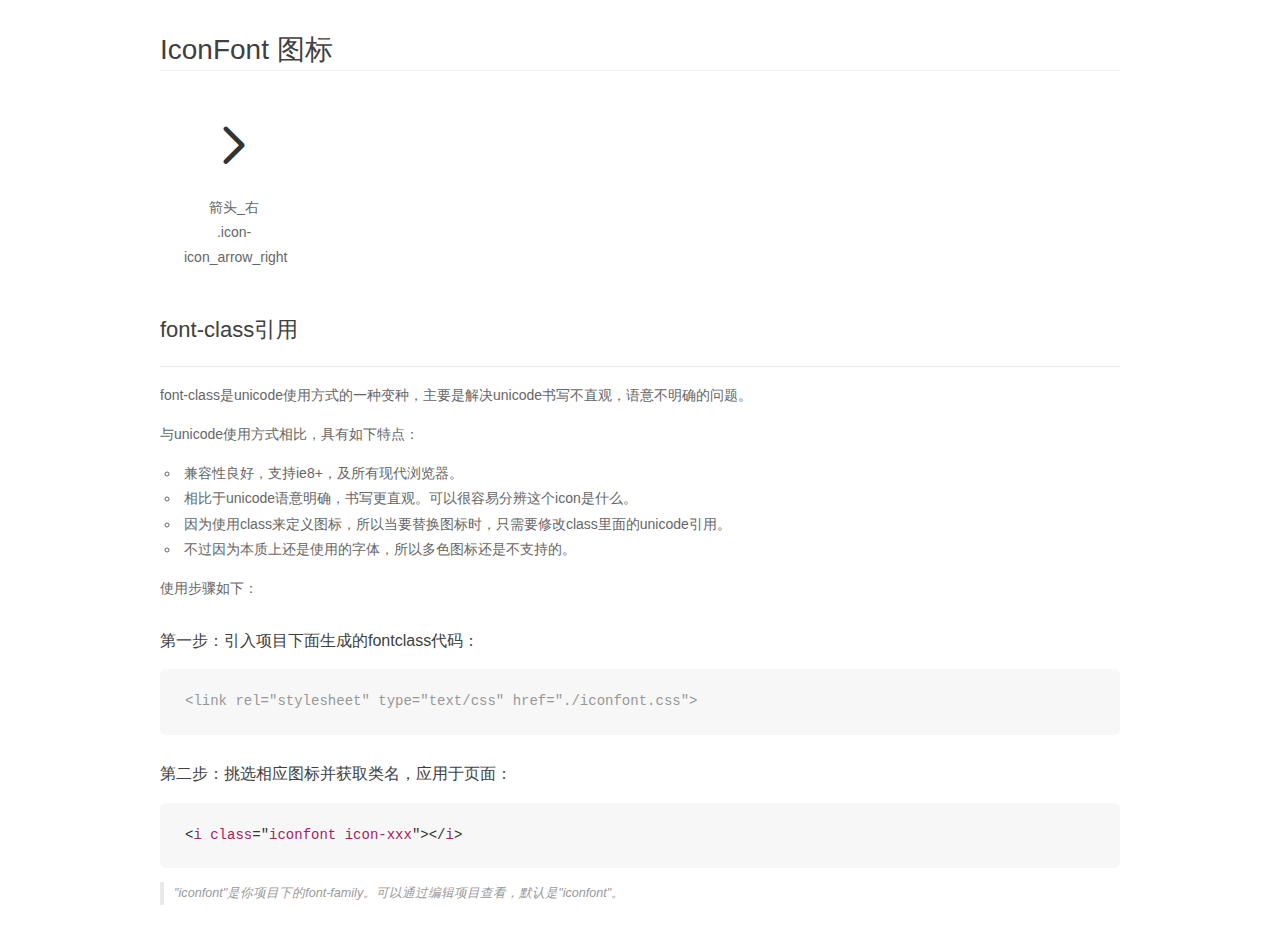
<file: jiantou/demo_fontclass.html>
<!DOCTYPE html>
<html>
<head>
    <meta charset="utf-8"/>
    <title>IconFont</title>
    <link rel="stylesheet" href="demo.css">
    <link rel="stylesheet" href="iconfont.css">
</head>
<body>
    <div class="main markdown">
        <h1>IconFont 图标</h1>
        <ul class="icon_lists clear">
            
                <li>
                <i class="icon iconfont icon-icon_arrow_right"></i>
                    <div class="name">箭头_右</div>
                    <div class="fontclass">.icon-icon_arrow_right</div>
                </li>
            
        </ul>

        <h2 id="font-class-">font-class引用</h2>
        <hr>

        <p>font-class是unicode使用方式的一种变种，主要是解决unicode书写不直观，语意不明确的问题。</p>
        <p>与unicode使用方式相比，具有如下特点：</p>
        <ul>
        <li>兼容性良好，支持ie8+，及所有现代浏览器。</li>
        <li>相比于unicode语意明确，书写更直观。可以很容易分辨这个icon是什么。</li>
        <li>因为使用class来定义图标，所以当要替换图标时，只需要修改class里面的unicode引用。</li>
        <li>不过因为本质上还是使用的字体，所以多色图标还是不支持的。</li>
        </ul>
        <p>使用步骤如下：</p>
        <h3 id="-fontclass-">第一步：引入项目下面生成的fontclass代码：</h3>


        <pre><code class="lang-js hljs javascript"><span class="hljs-comment">&lt;link rel="stylesheet" type="text/css" href="./iconfont.css"&gt;</span></code></pre>
        <h3 id="-">第二步：挑选相应图标并获取类名，应用于页面：</h3>
        <pre><code class="lang-css hljs">&lt;<span class="hljs-selector-tag">i</span> <span class="hljs-selector-tag">class</span>="<span class="hljs-selector-tag">iconfont</span> <span class="hljs-selector-tag">icon-xxx</span>"&gt;&lt;/<span class="hljs-selector-tag">i</span>&gt;</code></pre>
        <blockquote>
        <p>"iconfont"是你项目下的font-family。可以通过编辑项目查看，默认是"iconfont"。</p>
        </blockquote>
    </div>
</body>
</html>
</file>
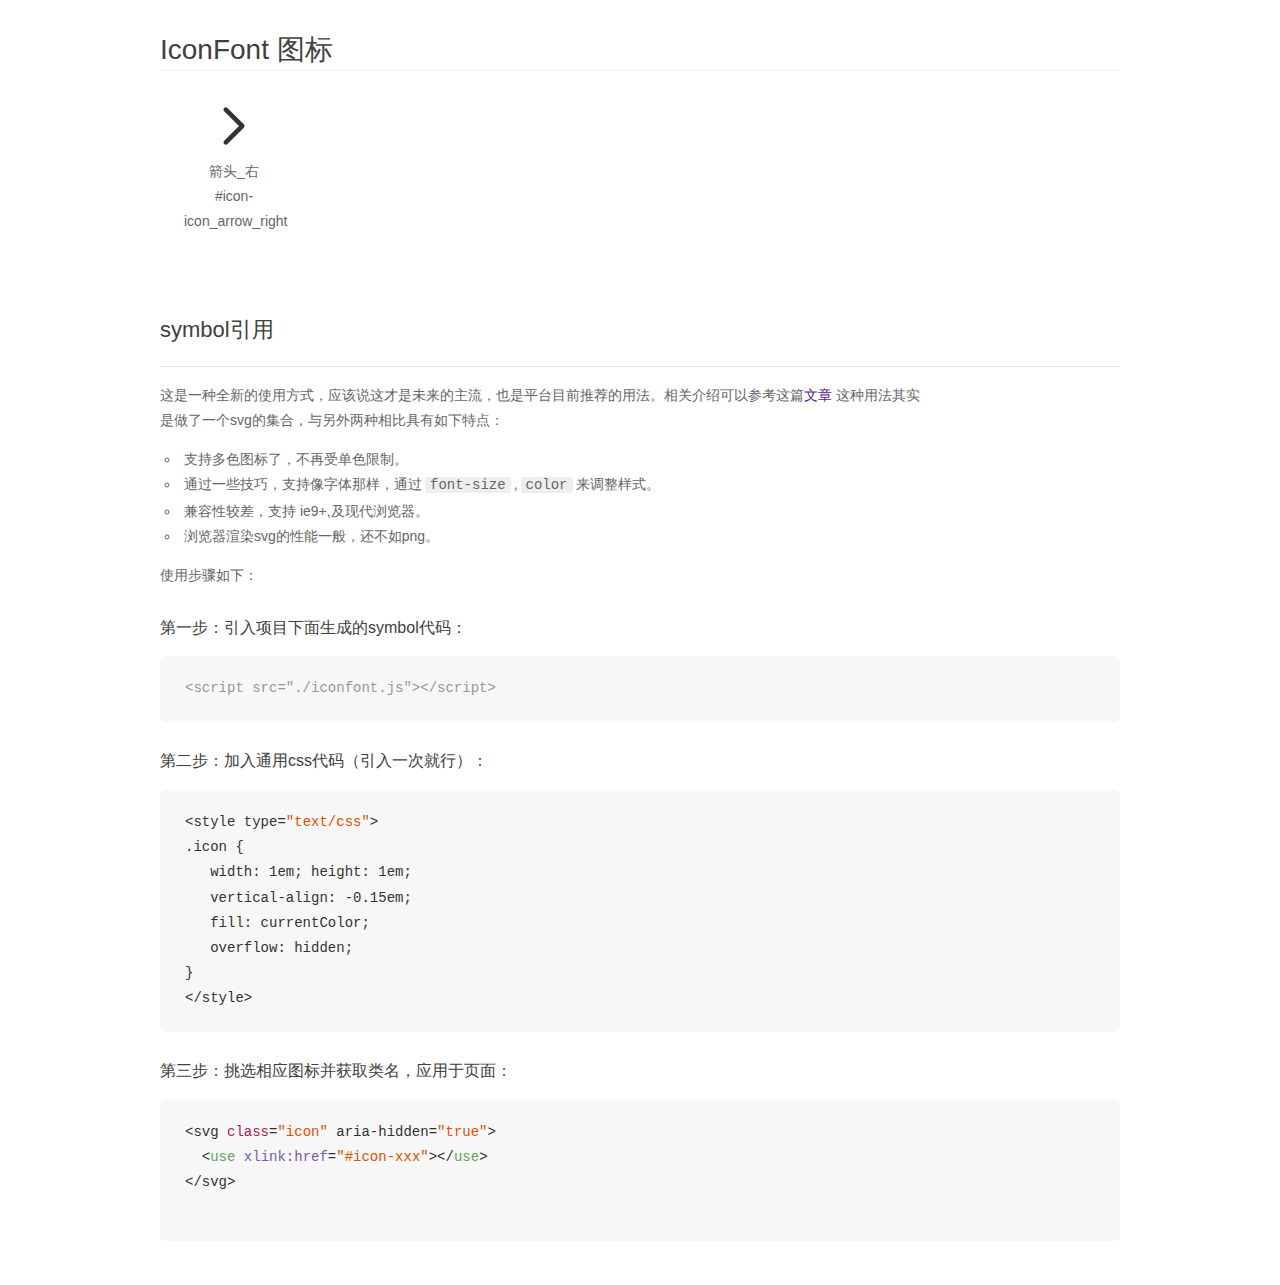
<file: jiantou/demo_symbol.html>
<!DOCTYPE html>
<html>
<head>
    <meta charset="utf-8"/>
    <title>IconFont</title>
    <link rel="stylesheet" href="demo.css">
    <script src="iconfont.js"></script>

    <style type="text/css">
        .icon {
          /* 通过设置 font-size 来改变图标大小 */
          width: 1em; height: 1em;
          /* 图标和文字相邻时，垂直对齐 */
          vertical-align: -0.15em;
          /* 通过设置 color 来改变 SVG 的颜色/fill */
          fill: currentColor;
          /* path 和 stroke 溢出 viewBox 部分在 IE 下会显示
             normalize.css 中也包含这行 */
          overflow: hidden;
        }

    </style>
</head>
<body>
    <div class="main markdown">
        <h1>IconFont 图标</h1>
        <ul class="icon_lists clear">
            
                <li>
                    <svg class="icon" aria-hidden="true">
                        <use xlink:href="#icon-icon_arrow_right"></use>
                    </svg>
                    <div class="name">箭头_右</div>
                    <div class="fontclass">#icon-icon_arrow_right</div>
                </li>
            
        </ul>


        <h2 id="symbol-">symbol引用</h2>
        <hr>

        <p>这是一种全新的使用方式，应该说这才是未来的主流，也是平台目前推荐的用法。相关介绍可以参考这篇<a href="">文章</a>
        这种用法其实是做了一个svg的集合，与另外两种相比具有如下特点：</p>
        <ul>
          <li>支持多色图标了，不再受单色限制。</li>
          <li>通过一些技巧，支持像字体那样，通过<code>font-size</code>,<code>color</code>来调整样式。</li>
          <li>兼容性较差，支持 ie9+,及现代浏览器。</li>
          <li>浏览器渲染svg的性能一般，还不如png。</li>
        </ul>
        <p>使用步骤如下：</p>
        <h3 id="-symbol-">第一步：引入项目下面生成的symbol代码：</h3>
        <pre><code class="lang-js hljs javascript"><span class="hljs-comment">&lt;script src="./iconfont.js"&gt;&lt;/script&gt;</span></code></pre>
        <h3 id="-css-">第二步：加入通用css代码（引入一次就行）：</h3>
        <pre><code class="lang-js hljs javascript">&lt;style type=<span class="hljs-string">"text/css"</span>&gt;
.icon {
   width: <span class="hljs-number">1</span>em; height: <span class="hljs-number">1</span>em;
   vertical-align: <span class="hljs-number">-0.15</span>em;
   fill: currentColor;
   overflow: hidden;
}
&lt;<span class="hljs-regexp">/style&gt;</span></code></pre>
        <h3 id="-">第三步：挑选相应图标并获取类名，应用于页面：</h3>
        <pre><code class="lang-js hljs javascript">&lt;svg <span class="hljs-class"><span class="hljs-keyword">class</span></span>=<span class="hljs-string">"icon"</span> aria-hidden=<span class="hljs-string">"true"</span>&gt;<span class="xml"><span class="hljs-tag">
  &lt;<span class="hljs-name">use</span> <span class="hljs-attr">xlink:href</span>=<span class="hljs-string">"#icon-xxx"</span>&gt;</span><span class="hljs-tag">&lt;/<span class="hljs-name">use</span>&gt;</span>
</span>&lt;<span class="hljs-regexp">/svg&gt;
        </span></code></pre>
    </div>
</body>
</html>
</file>
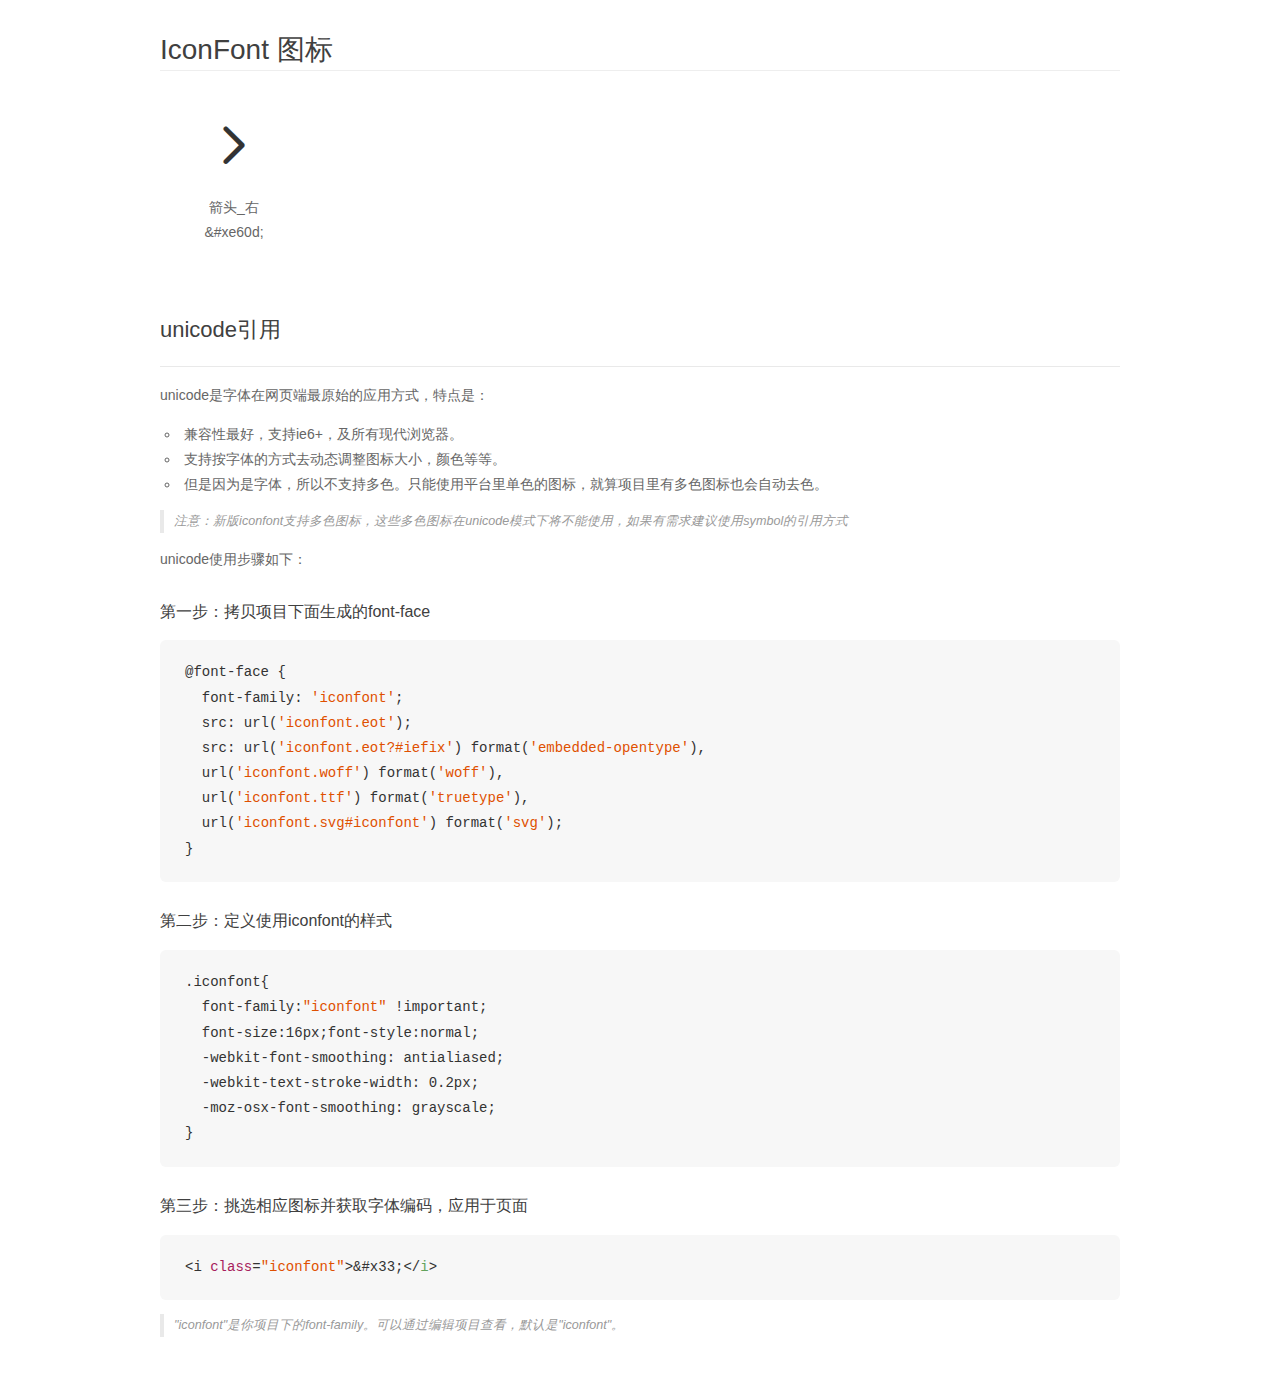
<file: jiantou/demo_unicode.html>
<!DOCTYPE html>
<html>
<head>
    <meta charset="utf-8"/>
    <title>IconFont</title>
    <link rel="stylesheet" href="demo.css">

    <style type="text/css">

        @font-face {font-family: "iconfont";
          src: url('iconfont.eot'); /* IE9*/
          src: url('iconfont.eot#iefix') format('embedded-opentype'), /* IE6-IE8 */
          url('iconfont.woff') format('woff'), /* chrome, firefox */
          url('iconfont.ttf') format('truetype'), /* chrome, firefox, opera, Safari, Android, iOS 4.2+*/
          url('iconfont.svg#iconfont') format('svg'); /* iOS 4.1- */
        }

        .iconfont {
          font-family:"iconfont" !important;
          font-size:16px;
          font-style:normal;
          -webkit-font-smoothing: antialiased;
          -webkit-text-stroke-width: 0.2px;
          -moz-osx-font-smoothing: grayscale;
        }

    </style>
</head>
<body>
    <div class="main markdown">
        <h1>IconFont 图标</h1>
        <ul class="icon_lists clear">
            
                <li>
                <i class="icon iconfont">&#xe60d;</i>
                    <div class="name">箭头_右</div>
                    <div class="code">&amp;#xe60d;</div>
                </li>
            
        </ul>
        <h2 id="unicode-">unicode引用</h2>
        <hr>

        <p>unicode是字体在网页端最原始的应用方式，特点是：</p>
        <ul>
        <li>兼容性最好，支持ie6+，及所有现代浏览器。</li>
        <li>支持按字体的方式去动态调整图标大小，颜色等等。</li>
        <li>但是因为是字体，所以不支持多色。只能使用平台里单色的图标，就算项目里有多色图标也会自动去色。</li>
        </ul>
        <blockquote>
        <p>注意：新版iconfont支持多色图标，这些多色图标在unicode模式下将不能使用，如果有需求建议使用symbol的引用方式</p>
        </blockquote>
        <p>unicode使用步骤如下：</p>
        <h3 id="-font-face">第一步：拷贝项目下面生成的font-face</h3>
        <pre><code class="lang-js hljs javascript">@font-face {
  font-family: <span class="hljs-string">'iconfont'</span>;
  src: url(<span class="hljs-string">'iconfont.eot'</span>);
  src: url(<span class="hljs-string">'iconfont.eot?#iefix'</span>) format(<span class="hljs-string">'embedded-opentype'</span>),
  url(<span class="hljs-string">'iconfont.woff'</span>) format(<span class="hljs-string">'woff'</span>),
  url(<span class="hljs-string">'iconfont.ttf'</span>) format(<span class="hljs-string">'truetype'</span>),
  url(<span class="hljs-string">'iconfont.svg#iconfont'</span>) format(<span class="hljs-string">'svg'</span>);
}
</code></pre>
        <h3 id="-iconfont-">第二步：定义使用iconfont的样式</h3>
        <pre><code class="lang-js hljs javascript">.iconfont{
  font-family:<span class="hljs-string">"iconfont"</span> !important;
  font-size:<span class="hljs-number">16</span>px;font-style:normal;
  -webkit-font-smoothing: antialiased;
  -webkit-text-stroke-width: <span class="hljs-number">0.2</span>px;
  -moz-osx-font-smoothing: grayscale;
}
</code></pre>
        <h3 id="-">第三步：挑选相应图标并获取字体编码，应用于页面</h3>
        <pre><code class="lang-js hljs javascript">&lt;i <span class="hljs-class"><span class="hljs-keyword">class</span></span>=<span class="hljs-string">"iconfont"</span>&gt;&amp;#x33;<span class="xml"><span class="hljs-tag">&lt;/<span class="hljs-name">i</span>&gt;</span></span></code></pre>

        <blockquote>
        <p>"iconfont"是你项目下的font-family。可以通过编辑项目查看，默认是"iconfont"。</p>
        </blockquote>
    </div>


</body>
</html>
</file>
<file: index.css>
@charset "utf-8";
/*css 初始化 */
html, body, ul, li, ol, dl, dd, dt, p, h1, h2, h3, h4, h5, h6, form, fieldset, legend, img {
    margin: 0;
    padding: 0;
}
fieldset, img, input, button { 			/*fieldset组合表单中的相关元素*/
    border: none;
    padding: 0;
    margin: 0;
    outline-style: none;
}

ul, ol {
    list-style: none;				/*清除列表风格*/
}

input {
    padding-top: 0;
    padding-bottom: 0;
    font-family: "SimSun", "宋体";
}

select, input {
    vertical-align: middle;
}

select, input, textarea {

    font-size: 12px;
    margin: 0;
}

textarea {
    resize: none;
}

/*防止多行文本框拖动*/
img {
    border: 0;
    vertical-align: middle;
}

/*  去掉图片低测默认的3像素空白缝隙*/
table {
    border-collapse: collapse;			/*合并外边线*/
}


body {
    font: 12px/150% Microsoft Yahei	;
    color: #666;
    background:#fff;
}

.clearfix:before, .clearfix:after {
    content: "";
    display: table
}

.clearfix:after {
    clear: both;
}

.clearfix {
    *zoom: 1; /*IE/7/6*/
}

a {
    color: #666;
    text-decoration: none;
}


h1, h2, h3, h4, h5, h6 {
    text-decoration: none;
    font-weight: normal;
    font-size: 100%;
}

s, i, em {
    font-style: normal;
    text-decoration: none;
}

.col-red {
    color: #C81623 !important;
}

/*公共类*/
.w {
    /*版心 提取 */
    width: 1230px;
    margin: 0 auto;
}

.fl {
    float: left
}

.fr {
    float: right
}

.al {
    text-align: left
}

.ac {
    text-align: center
}

.ar {
    text-align: right
}

.hide {
    display: none
}
/*   css开始   */
.top-adv{
	height:120px;
	width:100%;
	background:url(images/top.jpg) no-repeat center 0;
	background-size:cover;
	
}
.top-adv a{
	display:block;
	height:120px;
	width:100%;
	text-indent:-9999em;
}
.nav{
	background-color:#333;
	height:40px;
	width:100%;
    position: relative;
}
.nav .nav-left{
	height:40px;
	width:800px;
	display:flex;
	text-align:center;
	line-height:40px;
}

.nav li a{
    font-size: 12px;
    color: #b0b0b0;
	display:block;
	text-align:center;
	line-height:40px;
	flex:1;
}
.nav li a:hover{
	color:#fff;
}
.nav span{
	color:#424242;
	padding-right:10px;
    line-height: 40px;
    margin-left:5px;
}
.nav-right{
    position: absolute;
    right: 0;
    top: 0;
    width: 275px;
    height: 40px;
    display: flex;
    text-align: center;
}
.text{
    position: relative;
    width: 1230px;
    height: 40px;
    margin: 0 auto;
}
.car {
    display: block;;
    height: 40px;
    width: 120px;
   position: absolute;;
   right: 0;
   top: 0;
   
}
.car a{
    display: block;
    height: 40px;
    width: 120px;
     line-height: 40px;
    text-align: center;
    background-color: #424242;
    color: #b0b0b0;

}
.car .car-mini-num{
 display: inline;
 margin-left: -1px;
}
.car a:hover{
    background-color: #fff;
    color: #ff6700;
}
.site-lader{
    height: 100px;
    position: relative;
}
.lader-logo{
    position: absolute;
    top: 22px;
    left: 0;
    display: block;
    height: 55px;
    width: 55px;
}
.lader-logo .sy{
    background: url('images/logo.png') no-repeat;
    display: block;
    height: 55px;
    width: 55px;
 text-indent:-9999em;
}
.lader-hot{
    display: block;
    height: 100px;
    width: 165px;
    position: absolute;
     left: 69px;
     top: 0;
 }
.lader-hot a{
    background: url('images/hot.png') no-repeat center;
    display: block;
    height: 100px;
    width: 165px;
 text-indent:-9999em;
}
.lader-list{
    position: absolute;
    top: 0;
    left: 260px;
    height: 100px;
    width: 666px;
    display: flex;
}
.lader-list li a{
    font-size: 16px;
    color: #333;
    line-height: 100px;
    margin-right: 19px; 
    flex: 1;
}
.lader-list li a:hover{
    color: #ff6700;
}
.search{
    height: 50px;
    width: 296px;
    position: absolute;
    top: 25px;
    right: 0;
}
.search-form{
    display: block;
    position: relative;
    height: 50px;
    width: 296px;
}
.search-text{
    position: absolute;
    left: 0;
    top: 0;
    width: 245px;
    height: 48px;
    border: 1px solid #e0e0e0;
    outline-style: none;
    border-right: 0;
    font-size: 18px;
}
.search-submit{
    position: absolute;
    top: 0;
    right: 0;
    width: 51px;
    height: 48px;
     border: 1px solid #e0e0e0;
     z-index: 0;
     cursor: pointer;
     background:#fff url('images/search.png') no-repeat center;
 }
 .search-submit:hover{
    background:#ff6700 url('images/search2.png') no-repeat center;
 }
 .hotlist{
    width: 244px;
    height: 300px;
    border: 1px solid #ff6700;
    border-top: 0;
    z-index: 20;
    position: absolute;
    left:0;
    top: 48px;
    background: #fff;
 }
.hotlist li{
    position: relative;
    width: 244px;
    height: 30px;
}
.hotlist li a{
    display:block;
     width: 244px;
    height: 30px;
    padding-left: 15px;
    line-height: 30px;
    font-size: 12px;
    color: #424242;
}
.hotlist li a span{
    position: absolute;
    right: 15px;
    top: 0;
    color: #b0b0b0;
}
 .tj{
   position:absolute;
   top: 14px;
   right: 62px;
   z-index: 2;
   text-align: right;
 }
 .tj a{
    background: #eee;
    color: #757575;
    font-size: 12px;
    margin-left: 1px;
    padding: 1px 5px;
    transition: all 0.2s;
 }
 .tj a:hover{
    color: #fff;
    background: #ff6700;
 }
 .snow-warp{
    width: 1230px;
    height: 460px;
    margin: 0 auto;
    position: relative;
   
 }
 .all{
    height: 460px;
    width: 100%;
    position: relative;
 }
 .site-all{
    display:inline-block;
    height: 460px;
    width: 234px;
    background: rgba(0,0,0,0.6);
    position: absolute;
    top: 0;
    left: 0;
    z-index: 60;
 }
 .site-all .site-all-ul{
    display: block;
     height: 440px;  
     color: #fff;
     padding: 20px 0;
    
 }
 .site-all .site-all-ul .site-all-li{
    height: 42px;
    position: relative;
 }
 .site-all .site-all-ul .site-all-li:hover{
    background: #ff6700;
 }
 .site-all .site-all-ul .site-all-li .site-all-a{
    color: #fff;
    display: block;
    height: 42px;
    line-height: 42px;
    padding-left: 30px;
    font-size: 14px;
 }
 .site-all .site-all-ul .site-all-li .site-all-a i{
    position: absolute;
    top: 0px;
    right: 20px;
    font-size: 14px;
    line-height: 42px;
    color: rgba(255,255,255,0.5);
}
.contain{
    height: 229px;
    border-top: 1px solid #e0e0e0;
    width: 100%;
    position: absolute;;
    top: 0;
    right: 0;
    z-index: 61;
    background:#fff;
    box-shadow: 0 3px 12px rgba(0,0,0,0.18);
}
.contain .contain-all{
    height: 201px;
    width: 1230px;
    margin:0 auto;
}
.contain-all .contain-child{
    width: 1230px;
    height: 201px;
}
.contain-child li{
    float: left;
    text-align: center;
    width: 180px;
    padding: 35px 12px 0;
    position: relative;
    z-index: 20;

}
.contain-child li a{
    display: block;
    height: 146px;
    width: 180px;
     border-left: 1px solid #e0e0e0;  
}
.contain-child li .first{
    border-left: 0;
}
.contain-child li span{
    display: block;
    margin-top: 17px;
    color: #333;
}
.contain-child li p{
    color: #ff6700;
}
.more{
    position:absolute;
    top: 0;
    left: 234px;
    height: 458px;
    background: #fff;
    border: 1px solid #e0e0e0;
    border-left: 0;
    z-index: 800;
    box-shadow: 0 8px 16px rgba(0,0,0,0.18);
}
.more1{
    width: 996px;
}
.more2{
    width: 534px;
}
.more3{
    width: 799px;
}
.more4{
    width: 269px;
}
.list1{
    height: 458px;
    width: 249px;
    margin:0;
    padding: 2px 0;
     float: left;
}
.more li{
    float: left;
    width: 265px;
    height: 76px;
}
.more li a {
    display: block;
    color: #333;
    padding: 18px 20px;
    line-height: 40px;
    transition: color 0.2s;
    font-size: 14px;
}
.more li a:hover{
    color: #Ff6700;
}
.more li a img{
    margin-right: 12px;
    width: 40px;
    height: 40px;
}
.imgurl{
    position: absolute;
    height: 460px;
    width: 1230px;
    top: 0;
    right: 0;
}
.imgurl a{
    display: block;
     height: 460px;
    width: 1230px;
     position:absolute;
    right: 0;
    top: 0;
}
.imgurl a img{
    display: block;
   height: 460px;
    width: 1230px;
    z-index: 1;  
    animation: dan 1.8s;
}
@keyframes dan{
    0%{
        opacity: 0.3;
    }
    100%{
        opacity: 1;
    }
}
.ui-page{
    display: block;
    text-align: right;
    width: 400px;
    height: 18px;
    z-index: 30;
    position: absolute;
    right: 30px;
    bottom: 20px;
}
.ui-page .ui-page-list{
    display: inline-block;
}
.ui-page .ui-page-list a{
    display: block;
    width: 7px;
    height: 7px;
    margin:0 4px;
    border:2px solid rgba(255,255,255,0.3);
    border-radius: 10px;
    background:rgba(0,0,0,0.4);
    overflow:hidden;
}
.ui-page .ui-page-list a:hover{
	background: rgba(255,255,255,0.4);
	border-color: rgba(0,0,0,0.4);
	transition: all 0.2s;
}
.left .before{
    position: absolute;
    top: 50%;
    left: 234px;
    z-index: 30;
    width: 41px;
    height: 69px;
    margin-top: -35px;
    text-indent:-9999em;
    background: url('images/icon-slides.png') no-repeat -84px 50%;
}
.left .before:hover{
     background: url('images/icon-slides.png') no-repeat 0px 50%;
}
.right .next{
    position: absolute;
    top: 50%;
    right: 0;
    z-index: 30;
    width: 41px;
    height: 69px;
    margin-top: -35px;
    text-indent:-9999em;
     background: url('images/icon-slides.png') no-repeat -125px 50%;
}
.right .next:hover{
     background: url('images/icon-slides.png') no-repeat -42px 50%;
}
.ui-page .ui-page-list .active{
	background: rgba(255,255,255,0.4);
	border-color: rgba(0,0,0,0.4);
}
</file>
<file: jiantou/iconfont.css>
@font-face {font-family: "iconfont";
  src: url('iconfont.eot?t=1538911936292'); /* IE9*/
  src: url('iconfont.eot?t=1538911936292#iefix') format('embedded-opentype'), /* IE6-IE8 */
  url('[data-uri]') format('woff'),
  url('iconfont.ttf?t=1538911936292') format('truetype'), /* chrome, firefox, opera, Safari, Android, iOS 4.2+*/
  url('iconfont.svg?t=1538911936292#iconfont') format('svg'); /* iOS 4.1- */
}

.iconfont {
  font-family:"iconfont" !important;
  font-size:16px;
  font-style:normal;
  -webkit-font-smoothing: antialiased;
  -moz-osx-font-smoothing: grayscale;
}

.icon-icon_arrow_right:before { content: "\e60d"; }
</file>
<file: homepage.css>
@charset "utf-8";
/*css 初始化 */
html, body, ul, li, ol, dl, dd, dt, p, h1, h2, h3, h4, h5, h6, form, fieldset, legend, img {
    margin: 0;
    padding: 0;
}
fieldset, img, input, button { 			/*fieldset组合表单中的相关元素*/
    border: none;
    padding: 0;
    margin: 0;
    outline-style: none;
}

ul, ol {
    list-style: none;				/*清除列表风格*/
}

input {
    padding-top: 0;
    padding-bottom: 0;
    font-family: "SimSun", "宋体";
}

select, input {
    vertical-align: middle;
}

select, input, textarea {

    font-size: 12px;
    margin: 0;
}

textarea {
    resize: none;
}

/*防止多行文本框拖动*/
img {
    border: 0;
    vertical-align: middle;
}

/*  去掉图片低测默认的3像素空白缝隙*/
table {
    border-collapse: collapse;			/*合并外边线*/
}


body {
    font: 12px/150% Microsoft Yahei	;
    color: #666;
    background:#fff;
}

.clearfix:before, .clearfix:after {
    content: "";
    display: table
}

.clearfix:after {
    clear: both;
}

.clearfix {
    *zoom: 1; /*IE/7/6*/
}

a {
    color: #666;
    text-decoration: none;
}


h1, h2, h3, h4, h5, h6 {
    text-decoration: none;
    font-weight: normal;
    font-size: 100%;
}

s, i, em {
    font-style: normal;
    text-decoration: none;
}

.col-red {
    color: #C81623 !important;
}

/*公共类*/
.w {
    /*版心 提取 */
    width: 1230px;
    margin: 0 auto;
}

.fl {
    float: left
}

.fr {
    float: right
}

.al {
    text-align: left
}

.ac {
    text-align: center
}

.ar {
    text-align: right
}

.hide {
    display: none
}
/*   css开始   */
.top-adv{
	height:120px;
	width:100%;
	background:url(images/top.jpg) no-repeat center 0;
	background-size:cover;
	
}
.top-adv a{
	display:block;
	height:120px;
	width:100%;
	text-indent:-9999em;
}
.nav{
	background-color:#333;
	height:40px;
	width:100%;
    position: relative;
}
.nav .nav-left{
	height:40px;
	width:800px;
	display:flex;
	text-align:center;
	line-height:40px;
}

.nav li a{
    font-size: 12px;
    color: #b0b0b0;
	display:block;
	text-align:center;
	line-height:40px;
	flex:1;
}
.nav li a:hover{
	color:#fff;
}
.nav span{
	color:#424242;
	padding-right:10px;
    line-height: 40px;
    margin-left:5px;
}
.nav-right{
    position: absolute;
    right: 0;
    top: 0;
    width: 275px;
    height: 40px;
    display: flex;
    text-align: center;
}
.text{
    position: relative;
    width: 1230px;
    height: 40px;
    margin: 0 auto;
}
.car {
    display: block;;
    height: 40px;
    width: 120px;
   position: absolute;;
   right: 0;
   top: 0;
   
}
.car a{
    display: block;
    height: 40px;
    width: 120px;
     line-height: 40px;
    text-align: center;
    background-color: #424242;
    color: #b0b0b0;

}
.car .car-mini-num{
 display: inline;
 margin-left: -1px;
}
.car a:hover{
    background-color: #fff;
    color: #ff6700;
}
.site-lader{
    height: 100px;
    position: relative;
}
.lader-logo{
    position: absolute;
    top: 22px;
    left: 0;
    display: block;
    height: 55px;
    width: 55px;
}
.lader-logo .sy{
    background: url('images/logo.png') no-repeat;
    display: block;
    height: 55px;
    width: 55px;
 text-indent:-9999em;
}
.lader-hot{
    display: block;
    height: 100px;
    width: 165px;
    position: absolute;
     left: 69px;
     top: 0;
 }
.lader-hot a{
    background: url('images/hot.png') no-repeat center;
    display: block;
    height: 100px;
    width: 165px;
 text-indent:-9999em;
}
.lader-list{
    position: absolute;
    top: 0;
    left: 260px;
    height: 100px;
    width: 666px;
    display: flex;
}
.lader-list li a{
    font-size: 16px;
    color: #333;
    line-height: 100px;
    margin-right: 19px; 
    flex: 1;
}
.lader-list li a:hover{
    color: #ff6700;
}
.search{
    height: 50px;
    width: 296px;
    position: absolute;
    top: 25px;
    right: 0;
}
.search-form{
    display: block;
    position: relative;
    height: 50px;
    width: 296px;
}
.search-text{
    position: absolute;
    left: 0;
    top: 0;
    width: 245px;
    height: 48px;
    border: 1px solid #e0e0e0;
    outline-style: none;
    border-right: 0;
    font-size: 18px;
}
.search-submit{
    position: absolute;
    top: 0;
    right: 0;
    width: 51px;
    height: 48px;
     border: 1px solid #e0e0e0;
     z-index: 0;
     cursor: pointer;
     background:#fff url('images/search.png') no-repeat center;
 }
 .search-submit:hover{
    background:#ff6700 url('images/search2.png') no-repeat center;
 }
 .hotlist{
    width: 244px;
    height: 300px;
    border: 1px solid #ff6700;
    border-top: 0;
    z-index: 20;
    position: absolute;
    left:0;
    top: 48px;
    background: #fff;
 }
.hotlist li{
    position: relative;
    width: 244px;
    height: 30px;
}
.hotlist li a{
    display:block;
     width: 244px;
    height: 30px;
    padding-left: 15px;
    line-height: 30px;
    font-size: 12px;
    color: #424242;
}
.hotlist li a span{
    position: absolute;
    right: 15px;
    top: 0;
    color: #b0b0b0;
}
 .tj{
   position:absolute;
   top: 14px;
   right: 62px;
   z-index: 2;
   text-align: right;
 }
 .tj a{
    background: #eee;
    color: #757575;
    font-size: 12px;
    margin-left: 1px;
    padding: 1px 5px;
    transition: all 0.2s;
 }
 .tj a:hover{
    color: #fff;
    background: #ff6700;
 }
 .snow-warp{
    width: 1230px;
    height: 460px;
    margin: 0 auto;
    position: relative;
   
 }
 .all{
    height: 460px;
    width: 100%;
    position: relative;
 }
 .site-all{
    display:inline-block;
    height: 460px;
    width: 234px;
    background: rgba(0,0,0,0.6);
    position: absolute;
    top: 0;
    left: 0;
    z-index: 60;
 }
 .site-all .site-all-ul{
    display: block;
     height: 440px;  
     color: #fff;
     padding: 20px 0;
    
 }
 .site-all .site-all-ul .site-all-li{
    height: 42px;
    position: relative;
 }
 .site-all .site-all-ul .site-all-li:hover{
    background: #ff6700;
 }
 .site-all .site-all-ul .site-all-li .site-all-a{
    color: #fff;
    display: block;
    height: 42px;
    line-height: 42px;
    padding-left: 30px;
    font-size: 14px;
 }
 .site-all .site-all-ul .site-all-li .site-all-a i{
    position: absolute;
    top: 0px;
    right: 20px;
    font-size: 14px;
    line-height: 42px;
    color: rgba(255,255,255,0.5);
}
.contain{
    height: 229px;
    border-top: 1px solid #e0e0e0;
    width: 100%;
    position: absolute;;
    top: 0;
    right: 0;
    z-index: 61;
    background:#fff;
    box-shadow: 0 3px 12px rgba(0,0,0,0.18);
}
.contain .contain-all{
    height: 201px;
    width: 1230px;
    margin:0 auto;
}
.contain-all .contain-child{
    width: 1230px;
    height: 201px;
}
.contain-child li{
    float: left;
    text-align: center;
    width: 180px;
    padding: 35px 12px 0;
    position: relative;
    z-index: 20;

}
.contain-child li a{
    display: block;
    height: 146px;
    width: 180px;
     border-left: 1px solid #e0e0e0;  
}
.contain-child li .first{
    border-left: 0;
}
.contain-child li span{
    display: block;
    margin-top: 17px;
    color: #333;
}
.contain-child li p{
    color: #ff6700;
}
.more{
    position:absolute;
    top: 0;
    left: 234px;
    height: 458px;
    background: #fff;
    border: 1px solid #e0e0e0;
    border-left: 0;
    z-index: 800;
    box-shadow: 0 8px 16px rgba(0,0,0,0.18);
}
.more1{
    width: 996px;
}
.more2{
    width: 534px;
}
.more3{
    width: 799px;
}
.more4{
    width: 269px;
}
.list1{
    height: 458px;
    width: 249px;
    margin:0;
    padding: 2px 0;
     float: left;
}
.more li{
    float: left;
    width: 265px;
    height: 76px;
}
.more li a {
    display: block;
    color: #333;
    padding: 18px 20px;
    line-height: 40px;
    transition: color 0.2s;
    font-size: 14px;
}
.more li a:hover{
    color: #Ff6700;
}
.more li a img{
    margin-right: 12px;
    width: 40px;
    height: 40px;
}
.imgurl{
    position: absolute;
    height: 460px;
    width: 1230px;
    top: 0;
    right: 0;
}
.imgurl a{
    display: block;
     height: 460px;
    width: 1230px;
     position:absolute;
    right: 0;
    top: 0;
}
.imgurl a img{
    display: block;
   height: 460px;
    width: 1230px;
    z-index: 1;  
    animation: dan 1.8s;
}
@keyframes dan{
    0%{
        opacity: 0.3;
    }
    100%{
        opacity: 1;
    }
}
.ui-page{
    display: block;
    text-align: right;
    width: 400px;
    height: 18px;
    z-index: 30;
    position: absolute;
    right: 30px;
    bottom: 20px;
}
.ui-page .ui-page-list{
    display: inline-block;
}
.ui-page .ui-page-list a{
    display: block;
    width: 7px;
    height: 7px;
    margin:0 4px;
    border:2px solid rgba(255,255,255,0.3);
    border-radius: 10px;
    background:rgba(0,0,0,0.4);
    overflow:hidden;
}
.ui-page .ui-page-list a:hover{
	background: rgba(255,255,255,0.4);
	border-color: rgba(0,0,0,0.4);
	transition: all 0.2s;
}
.left .before{
    position: absolute;
    top: 50%;
    left: 234px;
    z-index: 30;
    width: 41px;
    height: 69px;
    margin-top: -35px;
    text-indent:-9999em;
    background: url('images/icon-slides.png') no-repeat -84px 50%;
}
.left .before:hover{
     background: url('images/icon-slides.png') no-repeat 0px 50%;
}
.right .next{
    position: absolute;
    top: 50%;
    right: 0;
    z-index: 30;
    width: 41px;
    height: 69px;
    margin-top: -35px;
    text-indent:-9999em;
     background: url('images/icon-slides.png') no-repeat -125px 50%;
}
.right .next:hover{
     background: url('images/icon-slides.png') no-repeat -42px 50%;
}
.ui-page .ui-page-list .active{
	background: rgba(255,255,255,0.4);
	border-color: rgba(0,0,0,0.4);
}
</file>
<file: icon/iconfont.css>
@font-face {font-family: "iconfont";
  src: url('iconfont.eot?t=1538833083188'); /* IE9*/
  src: url('iconfont.eot?t=1538833083188#iefix') format('embedded-opentype'), /* IE6-IE8 */
  url('[data-uri]') format('woff'),
  url('iconfont.ttf?t=1538833083188') format('truetype'), /* chrome, firefox, opera, Safari, Android, iOS 4.2+*/
  url('iconfont.svg?t=1538833083188#iconfont') format('svg'); /* iOS 4.1- */
}

.iconfont {
  font-family:"iconfont" !important;
  font-size:16px;
  font-style:normal;
  -webkit-font-smoothing: antialiased;
  -moz-osx-font-smoothing: grayscale;
}

.icon-zhifubao:before { content: "\e63b"; }

.icon-qq:before { content: "\e66a"; }

.icon-weibo:before { content: "\e61a"; }

.icon-weixin:before { content: "\e646"; }
</file>
<file: font/iconfont.css>
@font-face {font-family: "iconfont";
  src: url('iconfont.eot?t=1538329060363'); /* IE9*/
  src: url('iconfont.eot?t=1538329060363#iefix') format('embedded-opentype'), /* IE6-IE8 */
  url('[data-uri]') format('woff'),
  url('iconfont.ttf?t=1538329060363') format('truetype'), /* chrome, firefox, opera, Safari, Android, iOS 4.2+*/
  url('iconfont.svg?t=1538329060363#iconfont') format('svg'); /* iOS 4.1- */
}

.iconfont {
  font-family:"iconfont" !important;
  font-size:16px;
  font-style:normal;
  -webkit-font-smoothing: antialiased;
  -moz-osx-font-smoothing: grayscale;
}

.icon-xiazai1:before { content: "\e600"; }
</file>
<file: font/demo.css>
*{margin: 0;padding: 0;list-style: none;}
/*
KISSY CSS Reset
理念：1. reset 的目的不是清除浏览器的默认样式，这仅是部分工作。清除和重置是紧密不可分的。
2. reset 的目的不是让默认样式在所有浏览器下一致，而是减少默认样式有可能带来的问题。
3. reset 期望提供一套普适通用的基础样式。但没有银弹，推荐根据具体需求，裁剪和修改后再使用。
特色：1. 适应中文；2. 基于最新主流浏览器。
维护：玉伯<lifesinger@gmail.com>, 正淳<ragecarrier@gmail.com>
 */

/** 清除内外边距 **/
body, h1, h2, h3, h4, h5, h6, hr, p, blockquote, /* structural elements 结构元素 */
dl, dt, dd, ul, ol, li, /* list elements 列表元素 */
pre, /* text formatting elements 文本格式元素 */
form, fieldset, legend, button, input, textarea, /* form elements 表单元素 */
th, td /* table elements 表格元素 */ {
  margin: 0;
  padding: 0;
}

/** 设置默认字体 **/
body,
button, input, select, textarea /* for ie */ {
  font: 12px/1.5 tahoma, arial, \5b8b\4f53, sans-serif;
}
h1, h2, h3, h4, h5, h6 { font-size: 100%; }
address, cite, dfn, em, var { font-style: normal; } /* 将斜体扶正 */
code, kbd, pre, samp { font-family: courier new, courier, monospace; } /* 统一等宽字体 */
small { font-size: 12px; } /* 小于 12px 的中文很难阅读，让 small 正常化 */

/** 重置列表元素 **/
ul, ol { list-style: none; }

/** 重置文本格式元素 **/
a { text-decoration: none; }
a:hover { text-decoration: underline; }


/** 重置表单元素 **/
legend { color: #000; } /* for ie6 */
fieldset, img { border: 0; } /* img 搭车：让链接里的 img 无边框 */
button, input, select, textarea { font-size: 100%; } /* 使得表单元素在 ie 下能继承字体大小 */
/* 注：optgroup 无法扶正 */

/** 重置表格元素 **/
table { border-collapse: collapse; border-spacing: 0; }

/* 清除浮动 */
.ks-clear:after, .clear:after {
  content: '\20';
  display: block;
  height: 0;
  clear: both;
}
.ks-clear, .clear {
  *zoom: 1;
}

.main {
  padding: 30px 100px;
width: 960px;
margin: 0 auto;
}
.main h1{font-size:36px; color:#333; text-align:left;margin-bottom:30px; border-bottom: 1px solid #eee;}

.helps{margin-top:40px;}
.helps pre{
  padding:20px;
  margin:10px 0;
  border:solid 1px #e7e1cd;
  background-color: #fffdef;
  overflow: auto;
}

.icon_lists{
  width: 100% !important;

}

.icon_lists li{
  float:left;
  width: 100px;
  height:180px;
  text-align: center;
  list-style: none !important;
}
.icon_lists .icon{
  font-size: 42px;
  line-height: 100px;
  margin: 10px 0;
  color:#333;
  -webkit-transition: font-size 0.25s ease-out 0s;
  -moz-transition: font-size 0.25s ease-out 0s;
  transition: font-size 0.25s ease-out 0s;

}
.icon_lists .icon:hover{
  font-size: 100px;
}



.markdown {
  color: #666;
  font-size: 14px;
  line-height: 1.8;
}

.highlight {
  line-height: 1.5;
}

.markdown img {
  vertical-align: middle;
  max-width: 100%;
}

.markdown h1 {
  color: #404040;
  font-weight: 500;
  line-height: 40px;
  margin-bottom: 24px;
}

.markdown h2,
.markdown h3,
.markdown h4,
.markdown h5,
.markdown h6 {
  color: #404040;
  margin: 1.6em 0 0.6em 0;
  font-weight: 500;
  clear: both;
}

.markdown h1 {
  font-size: 28px;
}

.markdown h2 {
  font-size: 22px;
}

.markdown h3 {
  font-size: 16px;
}

.markdown h4 {
  font-size: 14px;
}

.markdown h5 {
  font-size: 12px;
}

.markdown h6 {
  font-size: 12px;
}

.markdown hr {
  height: 1px;
  border: 0;
  background: #e9e9e9;
  margin: 16px 0;
  clear: both;
}

.markdown p,
.markdown pre {
  margin: 1em 0;
}

.markdown > p,
.markdown > blockquote,
.markdown > .highlight,
.markdown > ol,
.markdown > ul {
  width: 80%;
}

.markdown ul > li {
  list-style: circle;
}

.markdown > ul li,
.markdown blockquote ul > li {
  margin-left: 20px;
  padding-left: 4px;
}

.markdown > ul li p,
.markdown > ol li p {
  margin: 0.6em 0;
}

.markdown ol > li {
  list-style: decimal;
}

.markdown > ol li,
.markdown blockquote ol > li {
  margin-left: 20px;
  padding-left: 4px;
}

.markdown code {
  margin: 0 3px;
  padding: 0 5px;
  background: #eee;
  border-radius: 3px;
}

.markdown pre {
  border-radius: 6px;
  background: #f7f7f7;
  padding: 20px;
}

.markdown pre code {
  border: none;
  background: #f7f7f7;
  margin: 0;
}

.markdown strong,
.markdown b {
  font-weight: 600;
}

.markdown > table {
  border-collapse: collapse;
  border-spacing: 0px;
  empty-cells: show;
  border: 1px solid #e9e9e9;
  width: 95%;
  margin-bottom: 24px;
}

.markdown > table th {
  white-space: nowrap;
  color: #333;
  font-weight: 600;

}

.markdown > table th,
.markdown > table td {
  border: 1px solid #e9e9e9;
  padding: 8px 16px;
  text-align: left;
}

.markdown > table th {
  background: #F7F7F7;
}

.markdown blockquote {
  font-size: 90%;
  color: #999;
  border-left: 4px solid #e9e9e9;
  padding-left: 0.8em;
  margin: 1em 0;
  font-style: italic;
}

.markdown blockquote p {
  margin: 0;
}

.markdown .anchor {
  opacity: 0;
  transition: opacity 0.3s ease;
  margin-left: 8px;
}

.markdown .waiting {
  color: #ccc;
}

.markdown h1:hover .anchor,
.markdown h2:hover .anchor,
.markdown h3:hover .anchor,
.markdown h4:hover .anchor,
.markdown h5:hover .anchor,
.markdown h6:hover .anchor {
  opacity: 1;
  display: inline-block;
}

.markdown > br,
.markdown > p > br {
  clear: both;
}


.hljs {
  display: block;
  background: white;
  padding: 0.5em;
  color: #333333;
  overflow-x: auto;
}

.hljs-comment,
.hljs-meta {
  color: #969896;
}

.hljs-string,
.hljs-variable,
.hljs-template-variable,
.hljs-strong,
.hljs-emphasis,
.hljs-quote {
  color: #df5000;
}

.hljs-keyword,
.hljs-selector-tag,
.hljs-type {
  color: #a71d5d;
}

.hljs-literal,
.hljs-symbol,
.hljs-bullet,
.hljs-attribute {
  color: #0086b3;
}

.hljs-section,
.hljs-name {
  color: #63a35c;
}

.hljs-tag {
  color: #333333;
}

.hljs-title,
.hljs-attr,
.hljs-selector-id,
.hljs-selector-class,
.hljs-selector-attr,
.hljs-selector-pseudo {
  color: #795da3;
}

.hljs-addition {
  color: #55a532;
  background-color: #eaffea;
}

.hljs-deletion {
  color: #bd2c00;
  background-color: #ffecec;
}

.hljs-link {
  text-decoration: underline;
}

pre{
  background: #fff;
}
</file>
<file: icon/demo.css>
*{margin: 0;padding: 0;list-style: none;}
/*
KISSY CSS Reset
理念：1. reset 的目的不是清除浏览器的默认样式，这仅是部分工作。清除和重置是紧密不可分的。
2. reset 的目的不是让默认样式在所有浏览器下一致，而是减少默认样式有可能带来的问题。
3. reset 期望提供一套普适通用的基础样式。但没有银弹，推荐根据具体需求，裁剪和修改后再使用。
特色：1. 适应中文；2. 基于最新主流浏览器。
维护：玉伯<lifesinger@gmail.com>, 正淳<ragecarrier@gmail.com>
 */

/** 清除内外边距 **/
body, h1, h2, h3, h4, h5, h6, hr, p, blockquote, /* structural elements 结构元素 */
dl, dt, dd, ul, ol, li, /* list elements 列表元素 */
pre, /* text formatting elements 文本格式元素 */
form, fieldset, legend, button, input, textarea, /* form elements 表单元素 */
th, td /* table elements 表格元素 */ {
  margin: 0;
  padding: 0;
}

/** 设置默认字体 **/
body,
button, input, select, textarea /* for ie */ {
  font: 12px/1.5 tahoma, arial, \5b8b\4f53, sans-serif;
}
h1, h2, h3, h4, h5, h6 { font-size: 100%; }
address, cite, dfn, em, var { font-style: normal; } /* 将斜体扶正 */
code, kbd, pre, samp { font-family: courier new, courier, monospace; } /* 统一等宽字体 */
small { font-size: 12px; } /* 小于 12px 的中文很难阅读，让 small 正常化 */

/** 重置列表元素 **/
ul, ol { list-style: none; }

/** 重置文本格式元素 **/
a { text-decoration: none; }
a:hover { text-decoration: underline; }


/** 重置表单元素 **/
legend { color: #000; } /* for ie6 */
fieldset, img { border: 0; } /* img 搭车：让链接里的 img 无边框 */
button, input, select, textarea { font-size: 100%; } /* 使得表单元素在 ie 下能继承字体大小 */
/* 注：optgroup 无法扶正 */

/** 重置表格元素 **/
table { border-collapse: collapse; border-spacing: 0; }

/* 清除浮动 */
.ks-clear:after, .clear:after {
  content: '\20';
  display: block;
  height: 0;
  clear: both;
}
.ks-clear, .clear {
  *zoom: 1;
}

.main {
  padding: 30px 100px;
width: 960px;
margin: 0 auto;
}
.main h1{font-size:36px; color:#333; text-align:left;margin-bottom:30px; border-bottom: 1px solid #eee;}

.helps{margin-top:40px;}
.helps pre{
  padding:20px;
  margin:10px 0;
  border:solid 1px #e7e1cd;
  background-color: #fffdef;
  overflow: auto;
}

.icon_lists{
  width: 100% !important;

}

.icon_lists li{
  float:left;
  width: 100px;
  height:180px;
  text-align: center;
  list-style: none !important;
}
.icon_lists .icon{
  font-size: 42px;
  line-height: 100px;
  margin: 10px 0;
  color:#333;
  -webkit-transition: font-size 0.25s ease-out 0s;
  -moz-transition: font-size 0.25s ease-out 0s;
  transition: font-size 0.25s ease-out 0s;

}
.icon_lists .icon:hover{
  font-size: 100px;
}



.markdown {
  color: #666;
  font-size: 14px;
  line-height: 1.8;
}

.highlight {
  line-height: 1.5;
}

.markdown img {
  vertical-align: middle;
  max-width: 100%;
}

.markdown h1 {
  color: #404040;
  font-weight: 500;
  line-height: 40px;
  margin-bottom: 24px;
}

.markdown h2,
.markdown h3,
.markdown h4,
.markdown h5,
.markdown h6 {
  color: #404040;
  margin: 1.6em 0 0.6em 0;
  font-weight: 500;
  clear: both;
}

.markdown h1 {
  font-size: 28px;
}

.markdown h2 {
  font-size: 22px;
}

.markdown h3 {
  font-size: 16px;
}

.markdown h4 {
  font-size: 14px;
}

.markdown h5 {
  font-size: 12px;
}

.markdown h6 {
  font-size: 12px;
}

.markdown hr {
  height: 1px;
  border: 0;
  background: #e9e9e9;
  margin: 16px 0;
  clear: both;
}

.markdown p,
.markdown pre {
  margin: 1em 0;
}

.markdown > p,
.markdown > blockquote,
.markdown > .highlight,
.markdown > ol,
.markdown > ul {
  width: 80%;
}

.markdown ul > li {
  list-style: circle;
}

.markdown > ul li,
.markdown blockquote ul > li {
  margin-left: 20px;
  padding-left: 4px;
}

.markdown > ul li p,
.markdown > ol li p {
  margin: 0.6em 0;
}

.markdown ol > li {
  list-style: decimal;
}

.markdown > ol li,
.markdown blockquote ol > li {
  margin-left: 20px;
  padding-left: 4px;
}

.markdown code {
  margin: 0 3px;
  padding: 0 5px;
  background: #eee;
  border-radius: 3px;
}

.markdown pre {
  border-radius: 6px;
  background: #f7f7f7;
  padding: 20px;
}

.markdown pre code {
  border: none;
  background: #f7f7f7;
  margin: 0;
}

.markdown strong,
.markdown b {
  font-weight: 600;
}

.markdown > table {
  border-collapse: collapse;
  border-spacing: 0px;
  empty-cells: show;
  border: 1px solid #e9e9e9;
  width: 95%;
  margin-bottom: 24px;
}

.markdown > table th {
  white-space: nowrap;
  color: #333;
  font-weight: 600;

}

.markdown > table th,
.markdown > table td {
  border: 1px solid #e9e9e9;
  padding: 8px 16px;
  text-align: left;
}

.markdown > table th {
  background: #F7F7F7;
}

.markdown blockquote {
  font-size: 90%;
  color: #999;
  border-left: 4px solid #e9e9e9;
  padding-left: 0.8em;
  margin: 1em 0;
  font-style: italic;
}

.markdown blockquote p {
  margin: 0;
}

.markdown .anchor {
  opacity: 0;
  transition: opacity 0.3s ease;
  margin-left: 8px;
}

.markdown .waiting {
  color: #ccc;
}

.markdown h1:hover .anchor,
.markdown h2:hover .anchor,
.markdown h3:hover .anchor,
.markdown h4:hover .anchor,
.markdown h5:hover .anchor,
.markdown h6:hover .anchor {
  opacity: 1;
  display: inline-block;
}

.markdown > br,
.markdown > p > br {
  clear: both;
}


.hljs {
  display: block;
  background: white;
  padding: 0.5em;
  color: #333333;
  overflow-x: auto;
}

.hljs-comment,
.hljs-meta {
  color: #969896;
}

.hljs-string,
.hljs-variable,
.hljs-template-variable,
.hljs-strong,
.hljs-emphasis,
.hljs-quote {
  color: #df5000;
}

.hljs-keyword,
.hljs-selector-tag,
.hljs-type {
  color: #a71d5d;
}

.hljs-literal,
.hljs-symbol,
.hljs-bullet,
.hljs-attribute {
  color: #0086b3;
}

.hljs-section,
.hljs-name {
  color: #63a35c;
}

.hljs-tag {
  color: #333333;
}

.hljs-title,
.hljs-attr,
.hljs-selector-id,
.hljs-selector-class,
.hljs-selector-attr,
.hljs-selector-pseudo {
  color: #795da3;
}

.hljs-addition {
  color: #55a532;
  background-color: #eaffea;
}

.hljs-deletion {
  color: #bd2c00;
  background-color: #ffecec;
}

.hljs-link {
  text-decoration: underline;
}

pre{
  background: #fff;
}
</file>
<file: jiantou/demo.css>
*{margin: 0;padding: 0;list-style: none;}
/*
KISSY CSS Reset
理念：1. reset 的目的不是清除浏览器的默认样式，这仅是部分工作。清除和重置是紧密不可分的。
2. reset 的目的不是让默认样式在所有浏览器下一致，而是减少默认样式有可能带来的问题。
3. reset 期望提供一套普适通用的基础样式。但没有银弹，推荐根据具体需求，裁剪和修改后再使用。
特色：1. 适应中文；2. 基于最新主流浏览器。
维护：玉伯<lifesinger@gmail.com>, 正淳<ragecarrier@gmail.com>
 */

/** 清除内外边距 **/
body, h1, h2, h3, h4, h5, h6, hr, p, blockquote, /* structural elements 结构元素 */
dl, dt, dd, ul, ol, li, /* list elements 列表元素 */
pre, /* text formatting elements 文本格式元素 */
form, fieldset, legend, button, input, textarea, /* form elements 表单元素 */
th, td /* table elements 表格元素 */ {
  margin: 0;
  padding: 0;
}

/** 设置默认字体 **/
body,
button, input, select, textarea /* for ie */ {
  font: 12px/1.5 tahoma, arial, \5b8b\4f53, sans-serif;
}
h1, h2, h3, h4, h5, h6 { font-size: 100%; }
address, cite, dfn, em, var { font-style: normal; } /* 将斜体扶正 */
code, kbd, pre, samp { font-family: courier new, courier, monospace; } /* 统一等宽字体 */
small { font-size: 12px; } /* 小于 12px 的中文很难阅读，让 small 正常化 */

/** 重置列表元素 **/
ul, ol { list-style: none; }

/** 重置文本格式元素 **/
a { text-decoration: none; }
a:hover { text-decoration: underline; }


/** 重置表单元素 **/
legend { color: #000; } /* for ie6 */
fieldset, img { border: 0; } /* img 搭车：让链接里的 img 无边框 */
button, input, select, textarea { font-size: 100%; } /* 使得表单元素在 ie 下能继承字体大小 */
/* 注：optgroup 无法扶正 */

/** 重置表格元素 **/
table { border-collapse: collapse; border-spacing: 0; }

/* 清除浮动 */
.ks-clear:after, .clear:after {
  content: '\20';
  display: block;
  height: 0;
  clear: both;
}
.ks-clear, .clear {
  *zoom: 1;
}

.main {
  padding: 30px 100px;
width: 960px;
margin: 0 auto;
}
.main h1{font-size:36px; color:#333; text-align:left;margin-bottom:30px; border-bottom: 1px solid #eee;}

.helps{margin-top:40px;}
.helps pre{
  padding:20px;
  margin:10px 0;
  border:solid 1px #e7e1cd;
  background-color: #fffdef;
  overflow: auto;
}

.icon_lists{
  width: 100% !important;

}

.icon_lists li{
  float:left;
  width: 100px;
  height:180px;
  text-align: center;
  list-style: none !important;
}
.icon_lists .icon{
  font-size: 42px;
  line-height: 100px;
  margin: 10px 0;
  color:#333;
  -webkit-transition: font-size 0.25s ease-out 0s;
  -moz-transition: font-size 0.25s ease-out 0s;
  transition: font-size 0.25s ease-out 0s;

}
.icon_lists .icon:hover{
  font-size: 100px;
}



.markdown {
  color: #666;
  font-size: 14px;
  line-height: 1.8;
}

.highlight {
  line-height: 1.5;
}

.markdown img {
  vertical-align: middle;
  max-width: 100%;
}

.markdown h1 {
  color: #404040;
  font-weight: 500;
  line-height: 40px;
  margin-bottom: 24px;
}

.markdown h2,
.markdown h3,
.markdown h4,
.markdown h5,
.markdown h6 {
  color: #404040;
  margin: 1.6em 0 0.6em 0;
  font-weight: 500;
  clear: both;
}

.markdown h1 {
  font-size: 28px;
}

.markdown h2 {
  font-size: 22px;
}

.markdown h3 {
  font-size: 16px;
}

.markdown h4 {
  font-size: 14px;
}

.markdown h5 {
  font-size: 12px;
}

.markdown h6 {
  font-size: 12px;
}

.markdown hr {
  height: 1px;
  border: 0;
  background: #e9e9e9;
  margin: 16px 0;
  clear: both;
}

.markdown p,
.markdown pre {
  margin: 1em 0;
}

.markdown > p,
.markdown > blockquote,
.markdown > .highlight,
.markdown > ol,
.markdown > ul {
  width: 80%;
}

.markdown ul > li {
  list-style: circle;
}

.markdown > ul li,
.markdown blockquote ul > li {
  margin-left: 20px;
  padding-left: 4px;
}

.markdown > ul li p,
.markdown > ol li p {
  margin: 0.6em 0;
}

.markdown ol > li {
  list-style: decimal;
}

.markdown > ol li,
.markdown blockquote ol > li {
  margin-left: 20px;
  padding-left: 4px;
}

.markdown code {
  margin: 0 3px;
  padding: 0 5px;
  background: #eee;
  border-radius: 3px;
}

.markdown pre {
  border-radius: 6px;
  background: #f7f7f7;
  padding: 20px;
}

.markdown pre code {
  border: none;
  background: #f7f7f7;
  margin: 0;
}

.markdown strong,
.markdown b {
  font-weight: 600;
}

.markdown > table {
  border-collapse: collapse;
  border-spacing: 0px;
  empty-cells: show;
  border: 1px solid #e9e9e9;
  width: 95%;
  margin-bottom: 24px;
}

.markdown > table th {
  white-space: nowrap;
  color: #333;
  font-weight: 600;

}

.markdown > table th,
.markdown > table td {
  border: 1px solid #e9e9e9;
  padding: 8px 16px;
  text-align: left;
}

.markdown > table th {
  background: #F7F7F7;
}

.markdown blockquote {
  font-size: 90%;
  color: #999;
  border-left: 4px solid #e9e9e9;
  padding-left: 0.8em;
  margin: 1em 0;
  font-style: italic;
}

.markdown blockquote p {
  margin: 0;
}

.markdown .anchor {
  opacity: 0;
  transition: opacity 0.3s ease;
  margin-left: 8px;
}

.markdown .waiting {
  color: #ccc;
}

.markdown h1:hover .anchor,
.markdown h2:hover .anchor,
.markdown h3:hover .anchor,
.markdown h4:hover .anchor,
.markdown h5:hover .anchor,
.markdown h6:hover .anchor {
  opacity: 1;
  display: inline-block;
}

.markdown > br,
.markdown > p > br {
  clear: both;
}


.hljs {
  display: block;
  background: white;
  padding: 0.5em;
  color: #333333;
  overflow-x: auto;
}

.hljs-comment,
.hljs-meta {
  color: #969896;
}

.hljs-string,
.hljs-variable,
.hljs-template-variable,
.hljs-strong,
.hljs-emphasis,
.hljs-quote {
  color: #df5000;
}

.hljs-keyword,
.hljs-selector-tag,
.hljs-type {
  color: #a71d5d;
}

.hljs-literal,
.hljs-symbol,
.hljs-bullet,
.hljs-attribute {
  color: #0086b3;
}

.hljs-section,
.hljs-name {
  color: #63a35c;
}

.hljs-tag {
  color: #333333;
}

.hljs-title,
.hljs-attr,
.hljs-selector-id,
.hljs-selector-class,
.hljs-selector-attr,
.hljs-selector-pseudo {
  color: #795da3;
}

.hljs-addition {
  color: #55a532;
  background-color: #eaffea;
}

.hljs-deletion {
  color: #bd2c00;
  background-color: #ffecec;
}

.hljs-link {
  text-decoration: underline;
}

pre{
  background: #fff;
}
</file>
